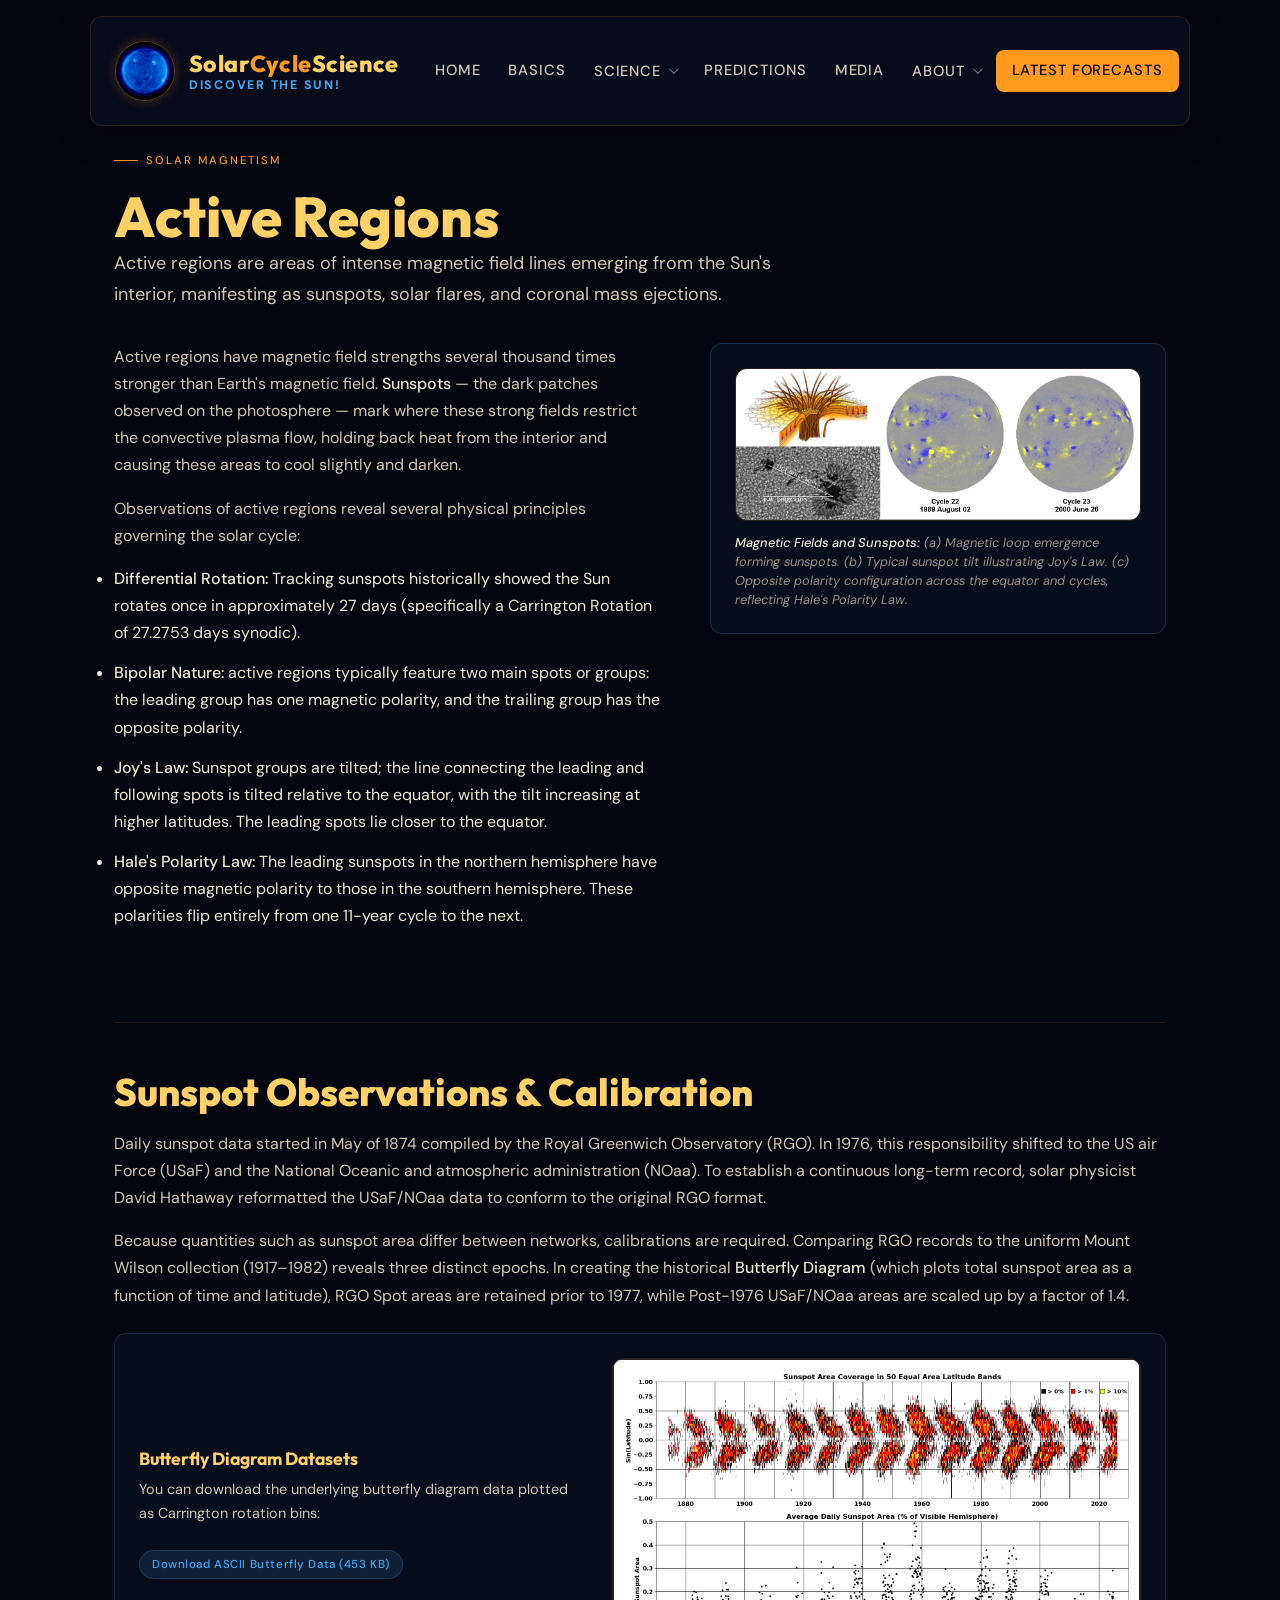
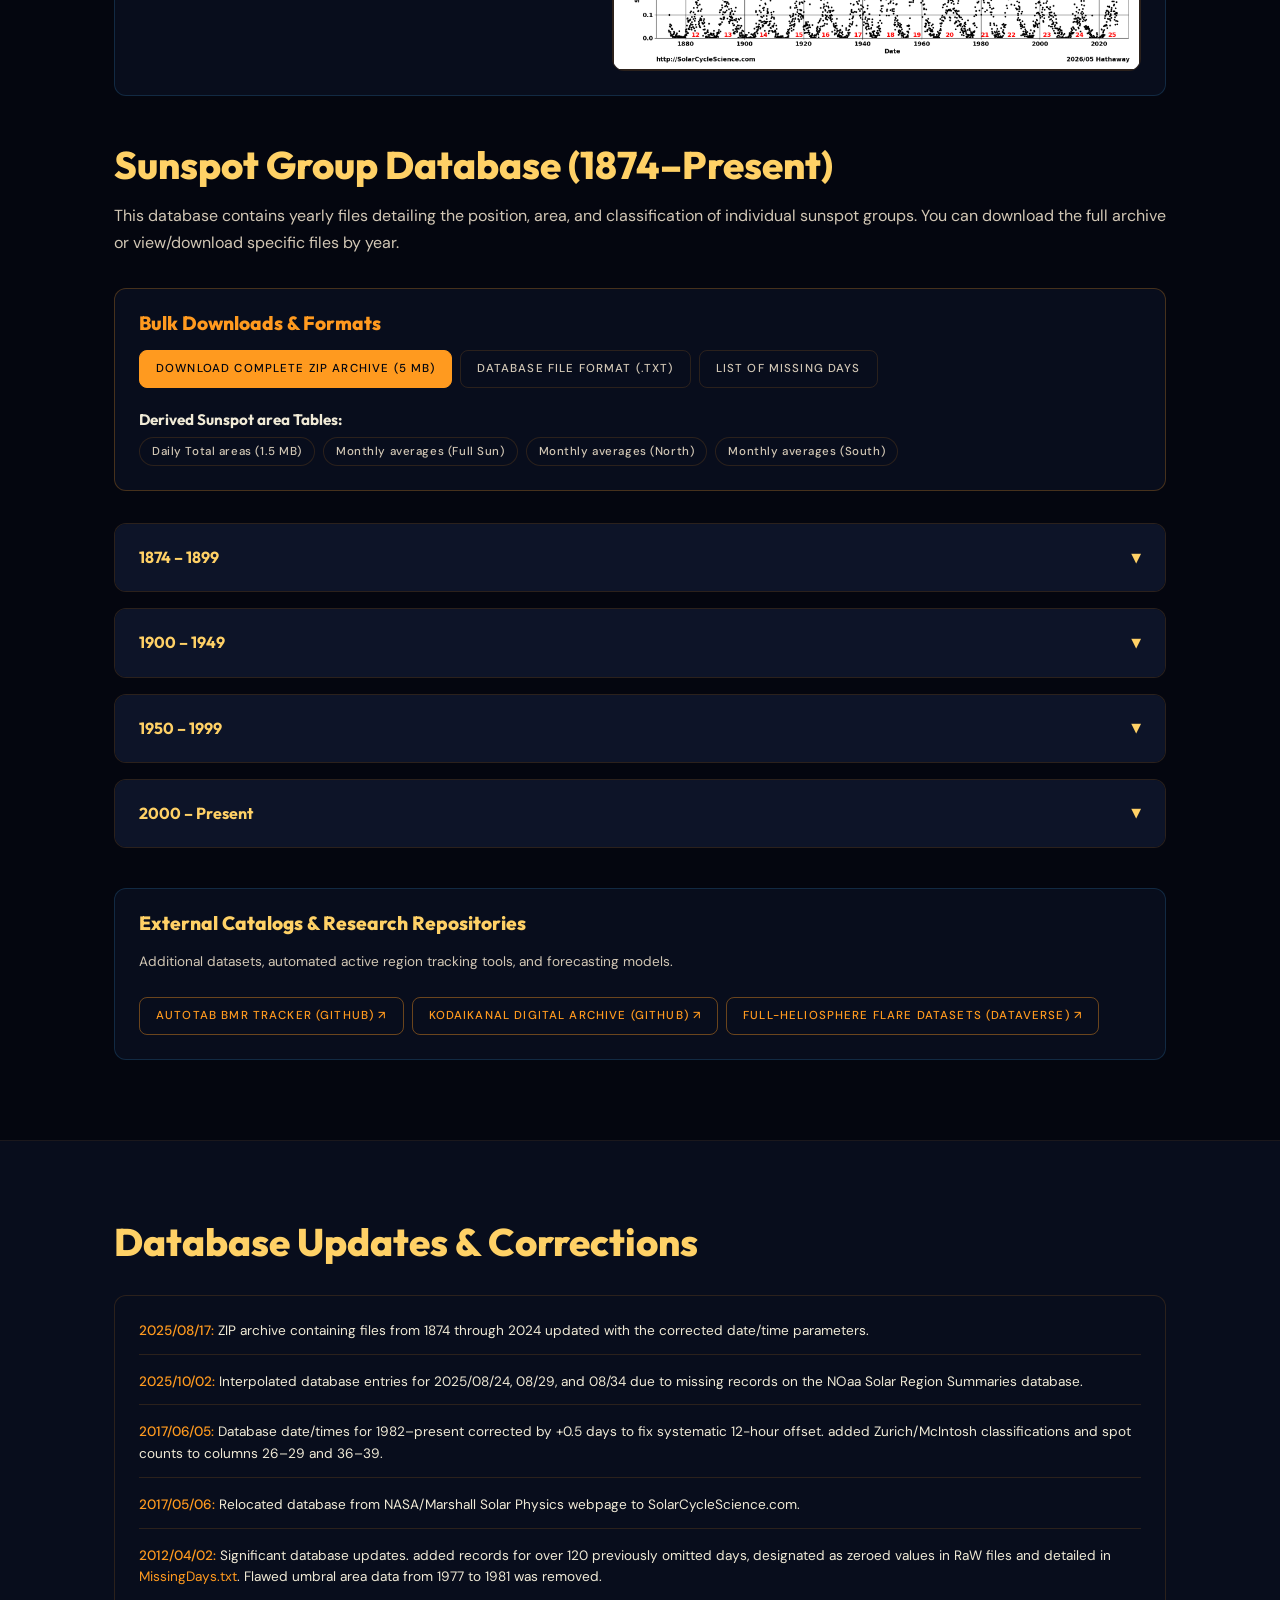
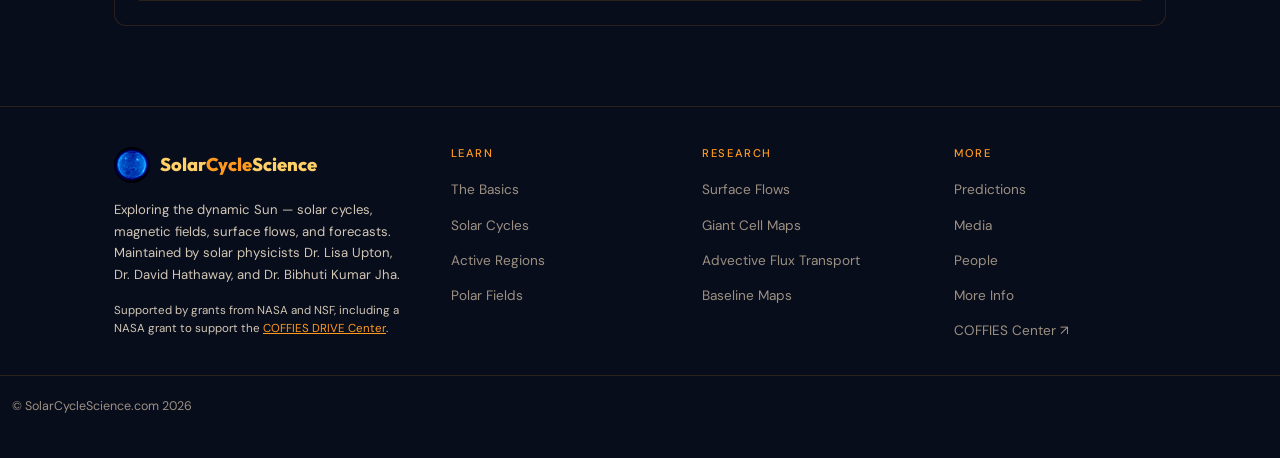
<file: activeregions.html>
<!DOCTYPE html>
<html lang="en">
<head>
<meta charset="utf-8"/>
<meta content="width=device-width, initial-scale=1.0" name="viewport"/>
<title>Active Regions  —  Solar Cycle Science</title>
<meta content="Explore solar active regions, sunspots, Joy's Law, Hale's Polarity Law, and download historical sunspot datasets from 1874 to present." name="description"/>
<link href="bin/sun.ico" rel="icon"/>
<link href="https://fonts.googleapis.com" rel="preconnect"/>
<link crossorigin="" href="https://fonts.gstatic.com" rel="preconnect"/>
<link href="https://fonts.googleapis.com/css2?family=Outfit:wght@400;500;700;800&amp;family=DM+Sans:ital,opsz,wght@0,9..40,300;0,9..40,400;0,9..40,500;1,9..40,400&amp;display=swap" rel="stylesheet"/>
<link href="solarcyclescience.css" rel="stylesheet"/>
<style>
    .activeregions-grid {
      display: grid;
      grid-template-columns: 1.2fr 1fr;
      gap: 3rem;
      align-items: start;
      margin-top: 2rem;
    }
    @media (max-width: 900px) {
      .activeregions-grid {
        grid-template-columns: 1fr;
        gap: 2rem;
      }
    }
    /* Styles for the accordion / collapsible lists for year ranges */
    .db-section {
      background: var(--bg-surface);
      border: 1px solid var(--border);
      border-radius: var(--radius-lg);
      margin-bottom: 1rem;
      overflow: hidden;
    }
    .db-header {
      padding: 1.25rem 1.5rem;
      font-family: var(--font-display);
      font-weight: 700;
      color: var(--corona);
      background: var(--bg-raised);
      cursor: pointer;
      display: flex;
      justify-content: space-between;
      align-items: center;
      user-select: none;
    }
    .db-header::after {
      content: '▼';
      font-size: 0.8rem;
      transition: transform 0.28s ease;
    }
    .db-section.open .db-header::after {
      transform: rotate(180deg);
    }
    .db-content {
      padding: 0;
      max-height: 0;
      overflow: hidden;
      transition: max-height 0.35s ease-out, padding 0.35s ease;
    }
    .db-section.open .db-content {
      padding: 1.5rem;
      max-height: 500px;
      overflow-y: auto;
    }
    .year-links-grid {
      display: grid;
      grid-template-columns: repeat(auto-fill, minmax(64px, 1fr));
      gap: 8px;
    }
    .year-link {
      background: var(--bg-deep);
      border: 1px solid var(--border);
      border-radius: var(--radius-sm);
      color: var(--text-secondary);
      text-align: center;
      padding: 6px 4px;
      font-size: 0.82rem;
      font-family: var(--font-display);
      transition: all 0.2s ease;
    }
    .year-link:hover {
      border-color: var(--gold);
      color: var(--gold);
      background: var(--gold-glow);
    }
  </style>
</head>
<body>
<!-- ── NAVIGATION ── -->
<header>
<nav aria-label="Main navigation" class="site-nav" role="navigation">
<div class="nav-inner">
<!-- Logo -->
<a aria-label="Solar Cycle Science — Home" class="nav-logo" href="index.html" style="display:flex;align-items:center;gap:14px;text-decoration:none;">
<img alt="Solar Cycle Science logo" aria-hidden="true" height="60" src="bin/BlueSun_small.jpg" style="flex-shrink:0;border-radius:50%;display:block;border:1.5px solid rgba(255, 154, 31, 0.35);box-shadow: 0 0 12px rgba(255, 154, 31, 0.25);" width="60"/>
<span style="display:flex;flex-direction:column;gap:2px;">
<span style="font-family:'Outfit',system-ui,sans-serif;font-weight:800;font-size:1.45rem;letter-spacing:0.02em;color:#FFD166;line-height:1.1;">Solar<span style="color:#FF9A1F;">Cycle</span>Science</span>
<span style="font-family:'DM Sans',system-ui,sans-serif;font-size:0.78rem;font-weight:700;letter-spacing:0.14em;text-transform:uppercase;color:#3FA9F5;line-height:1;">Discover the Sun!</span>
</span>
</a>
<!-- Desktop links -->
<ul class="nav-links" id="nav-links">
<li><a href="index.html">Home</a></li>
<li><a href="basics.html">Basics</a></li>
<li class="nav-dropdown" id="dropdown-science">
<button aria-expanded="false" aria-haspopup="true" class="nav-dropdown-toggle">Science <span aria-hidden="true" class="chevron"></span></button>
<ul class="nav-dropdown-menu" role="menu">
<li role="menuitem"><a href="activeregions.html"><span class="nav-dot nav-dot--flare"></span>Active Regions</a></li>
<li role="menuitem"><a href="flows.html"><span class="nav-dot nav-dot--blue"></span>Surface Flows</a></li>
<li role="menuitem"><a href="giantcells.html"><span class="nav-dot nav-dot--blue"></span>Giant Cell Maps</a></li>
<li role="menuitem"><a href="polarfields.html"><span class="nav-dot nav-dot--corona"></span>Polar Fields</a></li>
<li role="menuitem"><a href="solarcycle.html"><span class="nav-dot nav-dot--gold"></span>Solar Cycles</a></li>
<li role="menuitem"><a href="aft.html"><span class="nav-dot nav-dot--gold"></span>Advective Flux Transport</a></li>
<li role="menuitem"><a href="baseline.html"><span class="nav-dot nav-dot--gold"></span>Baseline Maps</a></li>
</ul>
</li>
<li><a href="forecasts.html">Predictions</a></li>
<li><a href="media.html">Media</a></li>
<li class="nav-dropdown" id="dropdown-about">
<button aria-expanded="false" aria-haspopup="true" class="nav-dropdown-toggle">About <span aria-hidden="true" class="chevron"></span></button>
<ul class="nav-dropdown-menu" role="menu">
<li role="menuitem"><a href="people.html"><span class="nav-dot nav-dot--corona"></span>People</a></li>
<li role="menuitem"><a href="more.html"><span class="nav-dot nav-dot--gold"></span>More Info</a></li>
</ul>
</li>
<li><a class="nav-cta" href="forecasts.html">Latest Forecasts</a></li>
</ul>
<!-- ── Hamburger ── -->
<button aria-expanded="false" aria-label="Toggle menu" class="nav-hamburger" id="nav-hamburger">
<span></span><span></span><span></span>
</button>
</div>
</nav>
<!-- Mobile slide-out menu -->
<nav aria-label="Mobile navigation" class="nav-mobile-overlay" id="nav-mobile">
<span class="mobile-section-label">Main</span>
<a class="mobile-nav-item" href="index.html">Home</a>
<a class="mobile-nav-item" href="basics.html">Basics</a>
<a class="mobile-nav-item" href="forecasts.html">Predictions</a>
<a class="mobile-nav-item" href="media.html">Media</a>
<hr class="mobile-divider"/>
<span class="mobile-section-label">Science Topics</span>
<a class="mobile-nav-item" href="activeregions.html"><span class="nav-dot nav-dot--flare"></span> Active Regions</a>
<a class="mobile-nav-item" href="flows.html"><span class="nav-dot nav-dot--blue"></span> Surface Flows</a>
<a class="mobile-nav-item" href="giantcells.html"><span class="nav-dot nav-dot--blue"></span> Giant Cell Maps</a>
<a class="mobile-nav-item" href="polarfields.html"><span class="nav-dot nav-dot--corona"></span> Polar Fields</a>
<a class="mobile-nav-item" href="solarcycle.html"><span class="nav-dot nav-dot--gold"></span> Solar Cycles</a>
<a class="mobile-nav-item" href="aft.html"><span class="nav-dot nav-dot--gold"></span> Advective Flux Transport</a>
<a class="mobile-nav-item" href="baseline.html"><span class="nav-dot nav-dot--gold"></span> Baseline Maps</a>
<hr class="mobile-divider"/>
<span class="mobile-section-label">About</span>
<a class="mobile-nav-item" href="people.html">People</a>
<a class="mobile-nav-item" href="more.html">More Info</a>
</nav>
</header>
<main>
<!-- ── INTRO ── -->
<section class="section" style="padding-bottom: 0;">
<div class="container">
<p class="eyebrow">Solar Magnetism</p>
<h1>Active Regions</h1>
<p class="lead">
        Active regions are areas of intense magnetic field lines emerging from the Sun's interior, manifesting as sunspots, solar flares, and coronal mass ejections.
      </p>
<div class="activeregions-grid reveal-group">
<div>
<p>
            Active regions have magnetic field strengths several thousand times stronger than Earth's magnetic field. 
            <strong>Sunspots</strong> — the dark patches observed on the photosphere — mark where these strong fields restrict 
            the convective plasma flow, holding back heat from the interior and causing these areas to cool slightly and darken.
          </p>
<p>
            Observations of active regions reveal several physical principles governing the solar cycle:
          </p>
<ul>
<li style="margin-bottom: 0.8rem;">
<strong>Differential Rotation:</strong> Tracking sunspots historically showed the Sun rotates once in approximately 27 days (specifically a Carrington Rotation of 27.2753 days synodic).
            </li>
<li style="margin-bottom: 0.8rem;">
<strong>Bipolar Nature:</strong> active regions typically feature two main spots or groups: the leading group has one magnetic polarity, and the trailing group has the opposite polarity.
            </li>
<li style="margin-bottom: 0.8rem;">
<strong>Joy's Law:</strong> Sunspot groups are tilted; the line connecting the leading and following spots is tilted relative to the equator, with the tilt increasing at higher latitudes. The leading spots lie closer to the equator.
            </li>
<li style="margin-bottom: 0.8rem;">
<strong>Hale's Polarity Law:</strong> The leading sunspots in the northern hemisphere have opposite magnetic polarity to those in the southern hemisphere. These polarities flip entirely from one 11-year cycle to the next.
            </li>
</ul>
</div>
<div>
<div class="card card--blue">
<div class="img-frame">
<img alt="Diagram illustrating Sunspots, Joys Law and Hales Polarity Law" src="bin/Sunspot4.png"/>
</div>
<p class="caption" style="margin-top: 12px; margin-bottom: 0;">
<strong>Magnetic Fields and Sunspots:</strong> (a) Magnetic loop emergence forming sunspots. (b) Typical sunspot tilt illustrating Joy's Law. (c) Opposite polarity configuration across the equator and cycles, reflecting Hale's Polarity Law.
            </p>
</div>
</div>
</div>
</div>
</section>
<!-- Observations & area Datasets -->
<section class="section">
<div class="container">
<hr class="divider" style="margin-top: 0; margin-bottom: 3rem;"/>
<h2>Sunspot Observations &amp; Calibration</h2>
<div class="reveal-group" style="margin-bottom: 3rem;">
<p>
          Daily sunspot data started in May of 1874 compiled by the Royal Greenwich Observatory (RGO). In 1976, this responsibility shifted to the US air Force (USaF) and the National Oceanic and atmospheric administration (NOaa). 
          To establish a continuous long-term record, solar physicist David Hathaway reformatted the USaF/NOaa data to conform to the original RGO format.
        </p>
<p>
          Because quantities such as sunspot area differ between networks, calibrations are required. Comparing RGO records to the uniform Mount Wilson collection (1917–1982) reveals three distinct epochs. In creating the historical 
          <a href="bin/bfly.pdf" rel="noopener noreferrer" target="_blank"><strong>Butterfly Diagram</strong></a> (which plots total sunspot area as a function of time and latitude), RGO Spot areas are retained prior to 1977, while Post-1976 USaF/NOaa areas are scaled up by a factor of 1.4.
        </p>
        <div class="card card--blue reveal-group" style="margin-top: 1.5rem; display: grid; grid-template-columns: 1fr 1.2fr; gap: 2rem; align-items: center;">
          <div>
            <h4 style="color: var(--corona); margin-bottom: 0.5rem;">Butterfly Diagram Datasets</h4>
            <p style="font-size: 0.9rem; margin-bottom: 1.5rem;">
              You can download the underlying butterfly diagram data plotted as Carrington rotation bins:
            </p>
            <div class="chip-row">
              <a class="chip chip--blue" href="AR_Database/bflydata.txt">Download ASCII Butterfly Data (453 KB)</a>
            </div>
          </div>
          <div class="img-frame">
            <img src="bin/ButterflyDiagram.png" alt="Solar Sunspot Butterfly Diagram mapping sunspot area and latitude over time" loading="lazy" style="width: 100%; border-radius: 4px; border: 1px solid rgba(255, 154, 31, 0.15);">
          </div>
        </div>
</div>
<!-- Database Section -->
<h2>Sunspot Group Database (1874–Present)</h2>
<p style="margin-bottom: 2rem;">
        This database contains yearly files detailing the position, area, and classification of individual sunspot groups. 
        You can download the full archive or view/download specific files by year.
      </p>
<div class="reveal-group">
<!-- Bulks Downloads -->
<div class="card" style="margin-bottom: 2rem; border-color: rgba(255, 154, 31, 0.25);">
<h3 style="font-size: 1.2rem; color: var(--gold); margin-bottom: 1rem;">Bulk Downloads &amp; Formats</h3>
<div class="chip-row">
<a class="btn btn-primary" href="AR_Database/Greenwich:USAF:NOAA1874-2024Archive.zip" style="font-size: 0.72rem; padding: 8px 16px;">Download Complete ZIP archive (5 MB)</a>
<a class="btn btn-ghost" href="AR_Database/format.txt" style="font-size: 0.72rem; padding: 8px 16px;">Database File Format (.txt)</a>
<a class="btn btn-ghost" href="AR_Database/MissingDays.txt" style="font-size: 0.72rem; padding: 8px 16px;">List of Missing Days</a>
</div>
<h4 style="margin-top: 1.5rem; color: var(--text-primary); font-size: 0.95rem;">Derived Sunspot area Tables:</h4>
<div class="chip-row" style="margin-top: 0.5rem;">
<a class="chip" href="AR_Database/daily_area.txt">Daily Total areas (1.5 MB)</a>
<a class="chip" href="AR_Database/sunspot_area.txt">Monthly averages (Full Sun)</a>
<a class="chip" href="AR_Database/sunspot_area_north.txt">Monthly averages (North)</a>
<a class="chip" href="AR_Database/sunspot_area_south.txt">Monthly averages (South)</a>
</div>
</div>
        <!-- accordions for Years -->
<div class="db-section">
<div class="db-header" onclick="toggleSection(this)">1874 – 1899</div>
<div class="db-content">
<div class="year-links-grid" id="grid-1874"></div>
</div>
</div>
<div class="db-section">
<div class="db-header" onclick="toggleSection(this)">1900 – 1949</div>
<div class="db-content">
<div class="year-links-grid" id="grid-1900"></div>
</div>
</div>
<div class="db-section">
<div class="db-header" onclick="toggleSection(this)">1950 – 1999</div>
<div class="db-content">
<div class="year-links-grid" id="grid-1950"></div>
</div>
</div>
<div class="db-section">
<div class="db-header" onclick="toggleSection(this)">2000 – Present</div>
<div class="db-content">
<div class="year-links-grid" id="grid-2000"></div>
</div>
</div>
        <!-- External Research Repositories -->
        <div class="card card--blue" style="margin-top: 2.5rem;">
          <h3 style="font-size: 1.2rem; color: var(--corona); margin-bottom: 1rem;">External Catalogs &amp; Research Repositories</h3>
          <p style="font-size: 0.85rem; margin-bottom: 1.5rem; color: var(--text-secondary);">
            Additional datasets, automated active region tracking tools, and forecasting models.
          </p>
          <div class="chip-row">
            <a class="btn btn-secondary" href="https://github.com/sreedevi-anu/AutoTAB" rel="noopener noreferrer" style="font-size: 0.72rem; padding: 8px 16px;" target="_blank">AutoTAB BMR Tracker (GitHub) ↗</a>
            <a class="btn btn-secondary" href="https://github.com/bibhuraushan/KoSoDigitalArchive" rel="noopener noreferrer" style="font-size: 0.72rem; padding: 8px 16px;" target="_blank">Kodaikanal Digital Archive (GitHub) ↗</a>
            <a class="btn btn-secondary" href="https://dataverse.harvard.edu/dataset.xhtml?persistentId=doi:10.7910/DVN/CGFKRE" rel="noopener noreferrer" style="font-size: 0.72rem; padding: 8px 16px;" target="_blank">Full-Heliosphere Flare Datasets (Dataverse) ↗</a>
          </div>
        </div>
</div>
</div>
</section>
<!-- Database Corrections log -->
<section class="section" style="background: #080D1C; border-top: 1px solid rgba(255,154,31,0.08);">
<div class="container">
<h2 id="corrections">Database Updates &amp; Corrections</h2>
<div class="card" style="margin-top: 2rem;">
<ul style="list-style: none; display: flex; flex-direction: column; gap: 1rem; padding-left: 0; font-size: 0.85rem; line-height: 1.6;">
<li style="border-bottom: 1px solid var(--border); padding-bottom: 0.75rem;">
<strong style="color: var(--gold);">2025/08/17:</strong> ZIP archive containing files from 1874 through 2024 updated with the corrected date/time parameters.
          </li>
<li style="border-bottom: 1px solid var(--border); padding-bottom: 0.75rem;">
<strong style="color: var(--gold);">2025/10/02:</strong> Interpolated database entries for 2025/08/24, 08/29, and 08/34 due to missing records on the NOaa Solar Region Summaries database.
          </li>
<li style="border-bottom: 1px solid var(--border); padding-bottom: 0.75rem;">
<strong style="color: var(--gold);">2017/06/05:</strong> Database date/times for 1982–present corrected by +0.5 days to fix systematic 12-hour offset. added Zurich/McIntosh classifications and spot counts to columns 26–29 and 36–39.
          </li>
<li style="border-bottom: 1px solid var(--border); padding-bottom: 0.75rem;">
<strong style="color: var(--gold);">2017/05/06:</strong> Relocated database from NASA/Marshall Solar Physics webpage to SolarCycleScience.com.
          </li>
<li style="border-bottom: 1px solid var(--border); padding-bottom: 0.75rem;">
<strong style="color: var(--gold);">2012/04/02:</strong> Significant database updates. added records for over 120 previously omitted days, designated as zeroed values in RaW files and detailed in <a href="AR_Database/MissingDays.txt">MissingDays.txt</a>. Flawed umbral area data from 1977 to 1981 was removed.
          </li>
</ul>
</div>
</div>
</section>
</main>
<!-- ── FOOTER ── -->
<footer class="site-footer">
<div class="footer-inner">
<div>
<a class="footer-brand-logo" href="index.html">
<img alt="Solar Cycle Science" src="bin/BlueSun_small.jpg"/>
<span>Solar<em>Cycle</em>Science</span>
</a>
<p class="footer-tagline">
        Exploring the dynamic Sun — solar cycles, magnetic fields, surface flows,
        and forecasts. Maintained by solar physicists Dr. Lisa Upton, Dr. David Hathaway, and Dr. Bibhuti Kumar Jha.
      </p>
<p class="footer-support">
        Supported by grants from NASA and NSF, including a NASA grant to support the
        <a href="https://COFFIES.stanford.edu" rel="noopener noreferrer" target="_blank">COFFIES DRIVE Center</a>.
      </p>
</div>
<div class="footer-col">
<h5>Learn</h5>
<ul>
<li><a href="basics.html">The Basics</a></li>
<li><a href="solarcycle.html">Solar Cycles</a></li>
<li><a href="activeregions.html">Active Regions</a></li>
<li><a href="polarfields.html">Polar Fields</a></li>
</ul>
</div>
<div class="footer-col">
<h5>Research</h5>
<ul>
<li><a href="flows.html">Surface Flows</a></li>
<li><a href="giantcells.html">Giant Cell Maps</a></li>
<li><a href="aft.html">Advective Flux Transport</a></li>
<li><a href="baseline.html">Baseline Maps</a></li>
</ul>
</div>
<div class="footer-col">
<h5>More</h5>
<ul>
<li><a href="forecasts.html">Predictions</a></li>
<li><a href="media.html">Media</a></li>
<li><a href="people.html">People</a></li>
<li><a href="more.html">More Info</a></li>
<li><a href="https://COFFIES.stanford.edu" rel="noopener noreferrer" target="_blank">COFFIES Center ↗</a></li>
</ul>
</div>
</div>
<div class="footer-bottom">
<span>&emsp;© SolarCycleScience.com 2026</span>
</div>
</footer>
<!-- ── JAVASCRIPT ── -->
<script>
/* Generate year grids dynamically to keep HTML clean */
const generateYears = (start, end, containerId) => {
  const container = document.getElementById(containerId);
  if (!container) return;
  let html = '';
  for (let year = start; year <= end; year++) {
    html += `<a href="AR_Database/g${year}.txt" class="year-link" target="_blank">${year}</a>`;
  }
  container.innerHTML = html;
};
document.addEventListener('DOMContentLoaded', () => {
  generateYears(1874, 1899, 'grid-1874');
  generateYears(1900, 1949, 'grid-1900');
  generateYears(1950, 1999, 'grid-1950');
  generateYears(2000, 2026, 'grid-2000');
});
function toggleSection(header) {
  const section = header.parentElement;
  section.classList.toggle('open');
  const content = section.querySelector('.db-content');
  if (section.classList.contains('open')) {
    content.style.maxHeight = content.scrollHeight + 'px';
  } else {
    content.style.maxHeight = '0px';
  }
}
(function () {
  'use strict';
  /* active link */
  const path = window.location.pathname.replace(/\/$/, '') || '/index.html';
  document.querySelectorAll('.nav-links a, .mobile-nav-item').forEach(link => {
    const href = (link.getAttribute('href') || '').replace(/\/$/, '');
    if (path.endsWith(href) || (path === '/' && href === '/index.html')) {
      link.classList.add('active');
    }
  });
  /* Hamburger */
  const burger = document.getElementById('nav-hamburger');
  const mobileNav = document.getElementById('nav-mobile');
  if (burger && mobileNav) {
    burger.addEventListener('click', () => {
      const open = burger.classList.toggle('open');
      mobileNav.classList.toggle('open', open);
      burger.setAttribute('aria-expanded', String(open));
      document.body.style.overflow = open ? 'hidden' : '';
    });
    mobileNav.querySelectorAll('a').forEach(a => {
      a.addEventListener('click', () => {
        burger.classList.remove('open');
        mobileNav.classList.remove('open');
        burger.setAttribute('aria-expanded', 'false');
        document.body.style.overflow = '';
      });
    });
  }
  /* Dropdowns */
  document.querySelectorAll('.nav-dropdown').forEach(dd => {
    const toggle = dd.querySelector('.nav-dropdown-toggle');
    if (!toggle) return;
    toggle.addEventListener('keydown', e => {
      if (e.key === 'Enter' || e.key === ' ') {
        e.preventDefault();
        const open = dd.classList.toggle('open');
        toggle.setAttribute('aria-expanded', String(open));
      }
      if (e.key === 'Escape') {
        dd.classList.remove('open');
        toggle.setAttribute('aria-expanded', 'false');
        toggle.focus();
      }
    });
    document.addEventListener('click', e => {
      if (!dd.contains(e.target)) {
        dd.classList.remove('open');
        toggle.setAttribute('aria-expanded', 'false');
      }
    });
  });
  /* Scroll reveal */
  const obs = new IntersectionObserver(entries => {
    entries.forEach(e => {
      if (e.isIntersecting) {
        e.target.classList.add('visible');
        obs.unobserve(e.target);
      }
    });
  }, { threshold: 0.1 });
  document.querySelectorAll('.reveal, .reveal-group').forEach(el => obs.observe(el));
  /* Nav border on scroll */
  const nav = document.querySelector('.site-nav');
  if (nav) {
    window.addEventListener('scroll', () => {
      nav.style.borderBottomColor = window.scrollY > 10
        ? 'rgba(255,154,31,0.28)' : 'rgba(255,154,31,0.14)';
    }, { passive: true });
  }
})();
</script>
</body>
</html>
</file>
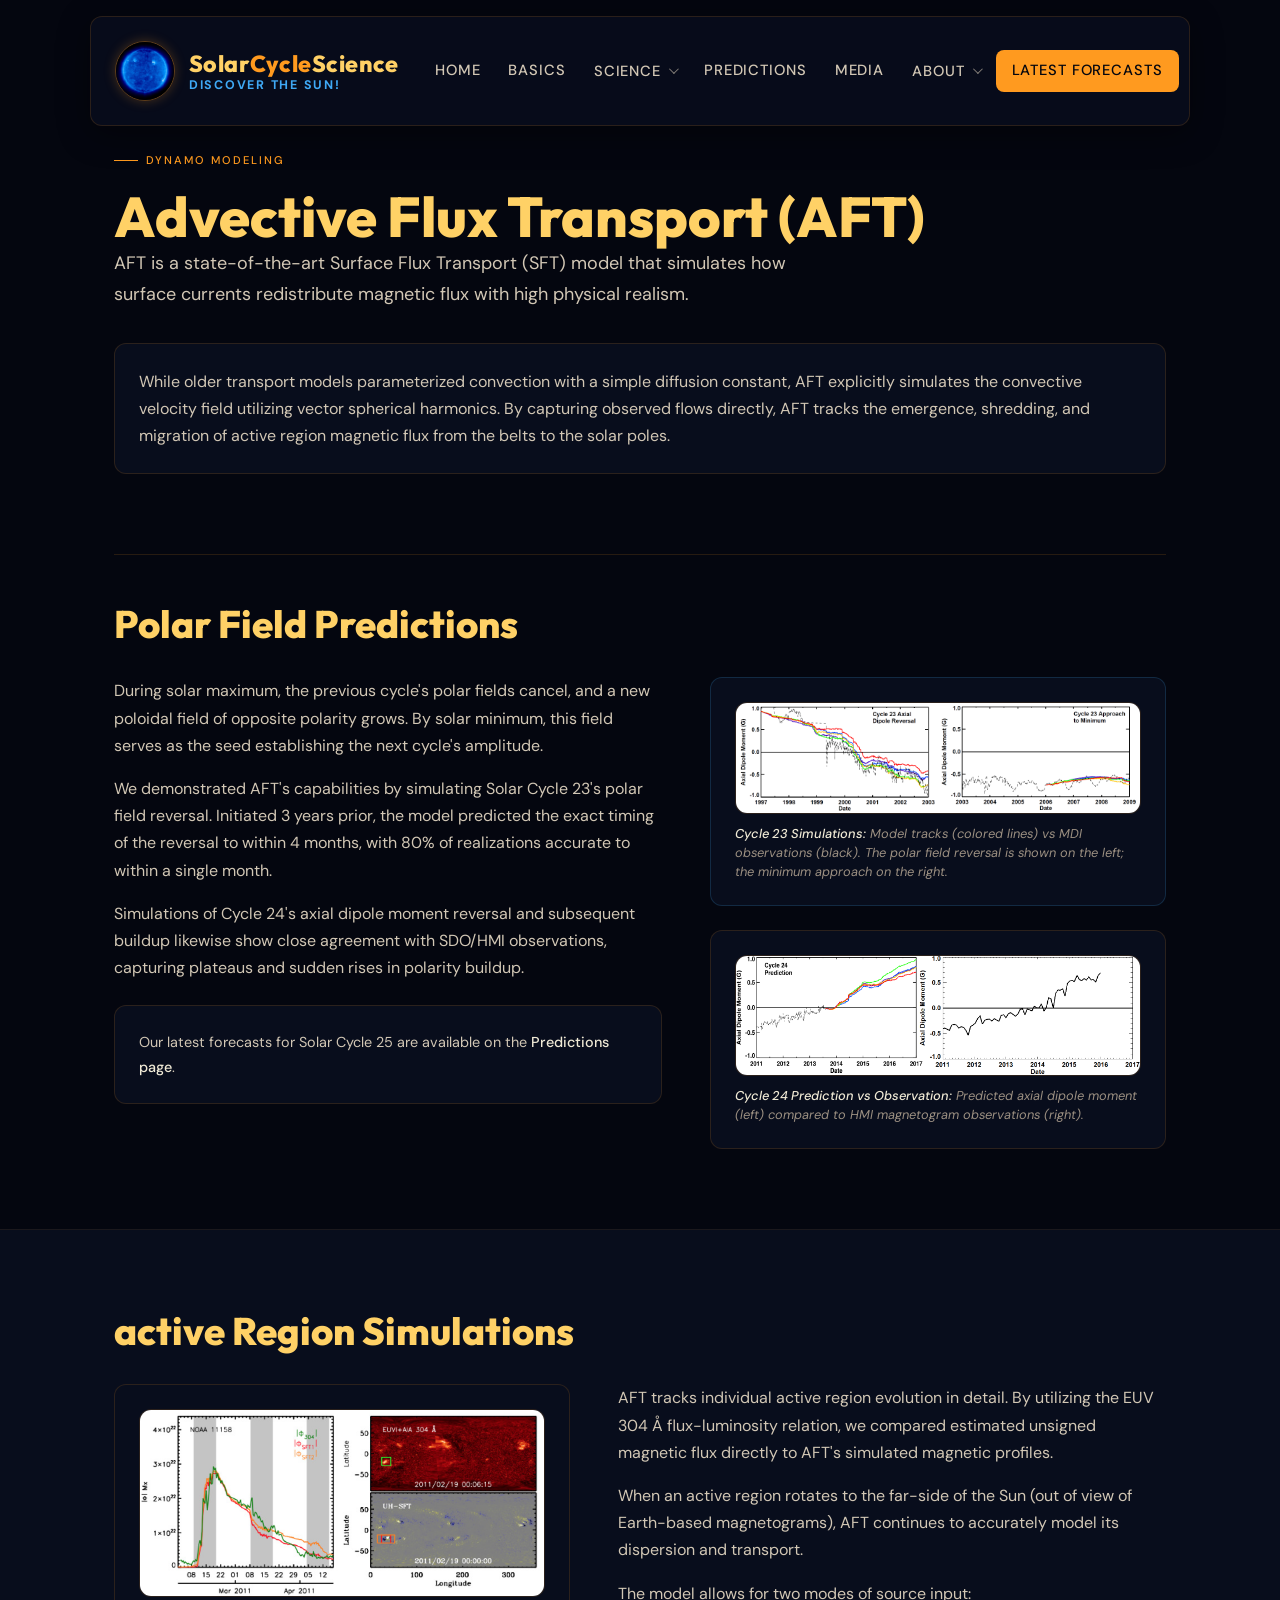
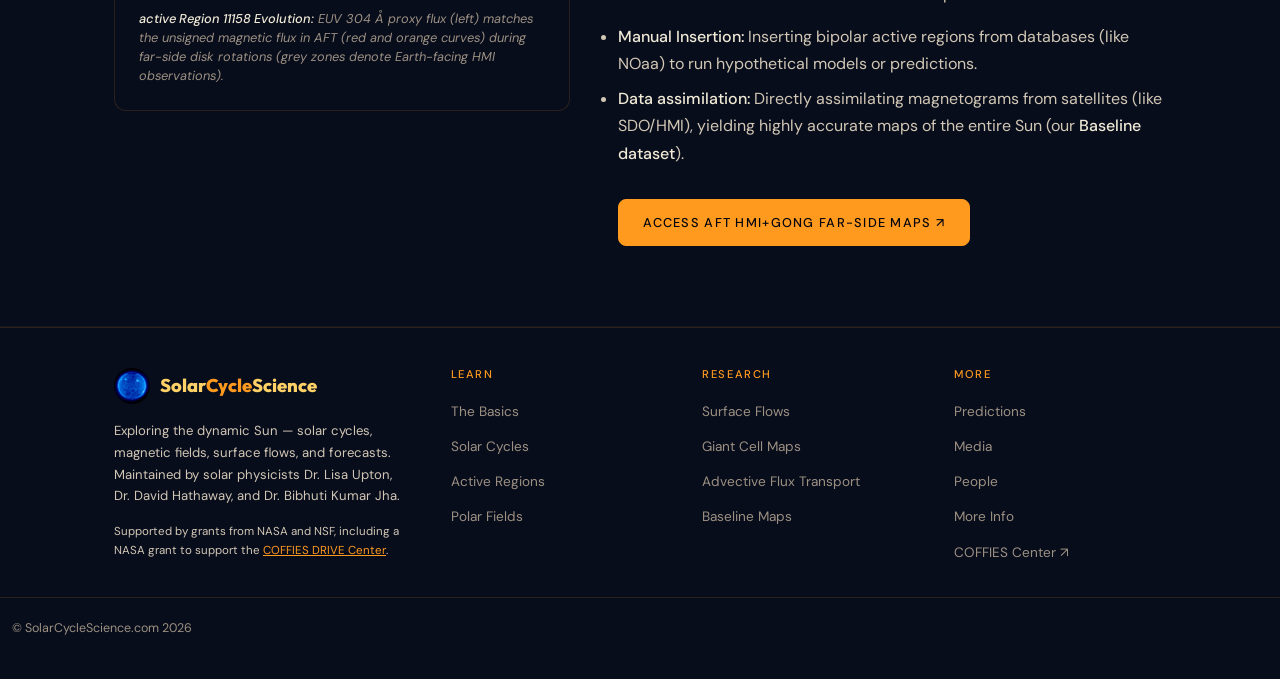
<file: aft.html>
<!DOCTYPE html>
<html lang="en">
<head>
<meta charset="utf-8"/>
<meta content="width=device-width, initial-scale=1.0" name="viewport"/>
<title>Advective Flux Transport (AFT)  —  Solar Cycle Science</title>
<meta content="Learn about the Advective Flux Transport (AFT) model, a realistic surface flux transport simulation modeling solar active regions and convective flows." name="description"/>
<link href="bin/sun.ico" rel="icon"/>
<link href="https://fonts.googleapis.com" rel="preconnect"/>
<link crossorigin="" href="https://fonts.gstatic.com" rel="preconnect"/>
<link href="https://fonts.googleapis.com/css2?family=Outfit:wght@400;500;700;800&amp;family=DM+Sans:ital,opsz,wght@0,9..40,300;0,9..40,400;0,9..40,500;1,9..40,400&amp;display=swap" rel="stylesheet"/>
<link href="solarcyclescience.css" rel="stylesheet"/>
<style>
    .aft-grid {
      display: grid;
      grid-template-columns: 1.2fr 1fr;
      gap: 3rem;
      align-items: start;
      margin-top: 2rem;
    }
    .aft-grid--reverse {
      grid-template-columns: 1fr 1.2fr;
    }
    @media (max-width: 900px) {
      .aft-grid,
      .aft-grid--reverse {
        grid-template-columns: 1fr;
        gap: 2rem;
      }
    }
  </style>
</head>
<body>
<!-- ── NAVIGATION ── -->
<header>
<nav aria-label="Main navigation" class="site-nav" role="navigation">
<div class="nav-inner">
<!-- Logo -->
<a aria-label="Solar Cycle Science — Home" class="nav-logo" href="index.html" style="display:flex;align-items:center;gap:14px;text-decoration:none;">
<img alt="Solar Cycle Science logo" aria-hidden="true" height="60" src="bin/BlueSun_small.jpg" style="flex-shrink:0;border-radius:50%;display:block;border:1.5px solid rgba(255, 154, 31, 0.35);box-shadow: 0 0 12px rgba(255, 154, 31, 0.25);" width="60"/>
<span style="display:flex;flex-direction:column;gap:2px;">
<span style="font-family:'Outfit',system-ui,sans-serif;font-weight:800;font-size:1.45rem;letter-spacing:0.02em;color:#FFD166;line-height:1.1;">Solar<span style="color:#FF9A1F;">Cycle</span>Science</span>
<span style="font-family:'DM Sans',system-ui,sans-serif;font-size:0.78rem;font-weight:700;letter-spacing:0.14em;text-transform:uppercase;color:#3FA9F5;line-height:1;">Discover the Sun!</span>
</span>
</a>
<!-- Desktop links -->
<ul class="nav-links" id="nav-links">
<li><a href="index.html">Home</a></li>
<li><a href="basics.html">Basics</a></li>
<li class="nav-dropdown" id="dropdown-science">
<button aria-expanded="false" aria-haspopup="true" class="nav-dropdown-toggle">Science <span aria-hidden="true" class="chevron"></span></button>
<ul class="nav-dropdown-menu" role="menu">
<li role="menuitem"><a href="activeregions.html"><span class="nav-dot nav-dot--flare"></span>Active Regions</a></li>
<li role="menuitem"><a href="flows.html"><span class="nav-dot nav-dot--blue"></span>Surface Flows</a></li>
<li role="menuitem"><a href="giantcells.html"><span class="nav-dot nav-dot--blue"></span>Giant Cell Maps</a></li>
<li role="menuitem"><a href="polarfields.html"><span class="nav-dot nav-dot--corona"></span>Polar Fields</a></li>
<li role="menuitem"><a href="solarcycle.html"><span class="nav-dot nav-dot--gold"></span>Solar Cycles</a></li>
<li role="menuitem"><a href="aft.html"><span class="nav-dot nav-dot--gold"></span>Advective Flux Transport</a></li>
<li role="menuitem"><a href="baseline.html"><span class="nav-dot nav-dot--gold"></span>Baseline Maps</a></li>
</ul>
</li>
<li><a href="forecasts.html">Predictions</a></li>
<li><a href="media.html">Media</a></li>
<li class="nav-dropdown" id="dropdown-about">
<button aria-expanded="false" aria-haspopup="true" class="nav-dropdown-toggle">About <span aria-hidden="true" class="chevron"></span></button>
<ul class="nav-dropdown-menu" role="menu">
<li role="menuitem"><a href="people.html"><span class="nav-dot nav-dot--corona"></span>People</a></li>
<li role="menuitem"><a href="more.html"><span class="nav-dot nav-dot--gold"></span>More Info</a></li>
</ul>
</li>
<li><a class="nav-cta" href="forecasts.html">Latest Forecasts</a></li>
</ul>
<!-- ── Hamburger ── -->
<button aria-expanded="false" aria-label="Toggle menu" class="nav-hamburger" id="nav-hamburger">
<span></span><span></span><span></span>
</button>
</div>
</nav>
<!-- Mobile slide-out menu -->
<nav aria-label="Mobile navigation" class="nav-mobile-overlay" id="nav-mobile">
<span class="mobile-section-label">Main</span>
<a class="mobile-nav-item" href="index.html">Home</a>
<a class="mobile-nav-item" href="basics.html">Basics</a>
<a class="mobile-nav-item" href="forecasts.html">Predictions</a>
<a class="mobile-nav-item" href="media.html">Media</a>
<hr class="mobile-divider"/>
<span class="mobile-section-label">Science Topics</span>
<a class="mobile-nav-item" href="activeregions.html"><span class="nav-dot nav-dot--flare"></span> Active Regions</a>
<a class="mobile-nav-item" href="flows.html"><span class="nav-dot nav-dot--blue"></span> Surface Flows</a>
<a class="mobile-nav-item" href="giantcells.html"><span class="nav-dot nav-dot--blue"></span> Giant Cell Maps</a>
<a class="mobile-nav-item" href="polarfields.html"><span class="nav-dot nav-dot--corona"></span> Polar Fields</a>
<a class="mobile-nav-item" href="solarcycle.html"><span class="nav-dot nav-dot--gold"></span> Solar Cycles</a>
<a class="mobile-nav-item" href="aft.html"><span class="nav-dot nav-dot--gold"></span> Advective Flux Transport</a>
<a class="mobile-nav-item" href="baseline.html"><span class="nav-dot nav-dot--gold"></span> Baseline Maps</a>
<hr class="mobile-divider"/>
<span class="mobile-section-label">About</span>
<a class="mobile-nav-item" href="people.html">People</a>
<a class="mobile-nav-item" href="more.html">More Info</a>
</nav>
</header>
<main>
<!-- ── INTRO ── -->
<section class="section" style="padding-bottom: 0;">
<div class="container">
<p class="eyebrow">Dynamo Modeling</p>
<h1>Advective Flux Transport (AFT)</h1>
<p class="lead">
        AFT is a state-of-the-art Surface Flux Transport (SFT) model that simulates how surface currents redistribute magnetic flux with high physical realism.
      </p>
<div class="card" style="margin-top: 2rem;">
<p style="margin: 0;">
          While older transport models parameterized convection with a simple diffusion constant, AFT explicitly simulates the convective velocity field utilizing vector spherical harmonics. By capturing observed flows directly, AFT tracks the emergence, shredding, and migration of active region magnetic flux from the belts to the solar poles.
        </p>
</div>
</div>
</section>
<!-- Polar Predictions -->
<section class="section">
<div class="container">
<hr class="divider" style="margin-top: 0; margin-bottom: 3rem;"/>
<h2 id="polar">Polar Field Predictions</h2>
<div class="aft-grid reveal-group">
<div>
<p>
            During solar maximum, the previous cycle's polar fields cancel, and a new poloidal field of opposite polarity grows. By solar minimum, this field serves as the seed establishing the next cycle's amplitude.
          </p>
<p>
            We demonstrated AFT's capabilities by simulating Solar Cycle 23's polar field reversal. Initiated 3 years prior, the model predicted the exact timing of the reversal to within 4 months, with 80% of realizations accurate to within a single month.
          </p>
<p>
            Simulations of Cycle 24's axial dipole moment reversal and subsequent buildup likewise show close agreement with SDO/HMI observations, capturing plateaus and sudden rises in polarity buildup.
          </p>
<div class="card" style="margin-top: 1.5rem;">
<p style="font-size: 0.9rem; margin-bottom: 0;">
              Our latest forecasts for Solar Cycle 25 are available on the <a href="forecasts.html"><strong>Predictions page</strong></a>.
            </p>
</div>
</div>
<div>
<div class="card card--blue" style="margin-bottom: 1.5rem;">
<div class="img-frame">
<img alt="Solar Cycle 23 axial dipole moment simulations" src="bin/cycle23sims.png"/>
</div>
<p class="caption" style="margin-top: 10px; margin-bottom: 0;">
<strong>Cycle 23 Simulations:</strong> Model tracks (colored lines) vs MDI observations (black). The polar field reversal is shown on the left; the minimum approach on the right.
            </p>
</div>
<div class="card">
<div class="img-frame">
<img alt="Solar Cycle 24 axial dipole moment prediction" src="bin/cycle24prediction.png"/>
</div>
<p class="caption" style="margin-top: 10px; margin-bottom: 0;">
<strong>Cycle 24 Prediction vs Observation:</strong> Predicted axial dipole moment (left) compared to HMI magnetogram observations (right).
            </p>
</div>
</div>
</div>
</div>
</section>
<!-- active Region Simulations -->
<section class="section" style="background: #080D1C; border-top: 1px solid rgba(255,154,31,0.08); border-bottom: 1px solid rgba(255,154,31,0.08);">
<div class="container">
<h2 id="ar-simulations">active Region Simulations</h2>
<div class="aft-grid aft-grid--reverse reveal-group">
<div>
<div class="card">
<div class="img-frame">
<img alt="AFT active Region evolution plot" src="bin/AFT_ARs.png"/>
</div>
<p class="caption" style="margin-top: 12px; margin-bottom: 0;">
<strong>active Region 11158 Evolution:</strong> EUV 304 Å proxy flux (left) matches the unsigned magnetic flux in AFT (red and orange curves) during far-side disk rotations (grey zones denote Earth-facing HMI observations).
            </p>
</div>
</div>
<div>
<p>
            AFT tracks individual active region evolution in detail. By utilizing the EUV 304 Å flux-luminosity relation, we compared estimated unsigned magnetic flux directly to AFT's simulated magnetic profiles.
          </p>
<p>
            When an active region rotates to the far-side of the Sun (out of view of Earth-based magnetograms), AFT continues to accurately model its dispersion and transport.
          </p>
<p>
            The model allows for two modes of source input:
          </p>
<ul>
<li style="margin-bottom: 0.5rem; color: var(--text-secondary);">
<strong style="color: var(--text-primary);">Manual Insertion:</strong> Inserting bipolar active regions from databases (like NOaa) to run hypothetical models or predictions.
            </li>
<li style="margin-bottom: 0.5rem; color: var(--text-secondary);">
            <strong style="color: var(--text-primary);">Data assimilation:</strong> Directly assimilating magnetograms from satellites (like SDO/HMI), yielding highly accurate maps of the entire Sun (our <strong>Baseline dataset</strong>).
          </li>
        </ul>
        <div style="margin-top: 2rem;">
          <a class="btn btn-primary" href="https://dataverse.harvard.edu/dataset.xhtml?persistentId=doi:10.7910/DVN/AJ3LPD" rel="noopener noreferrer" target="_blank">Access AFT HMI+GONG Far-side Maps  ↗</a>
        </div>
      </div>
</div>
</div>
</section>
</main>
<!-- ── FOOTER ── -->
<footer class="site-footer">
<div class="footer-inner">
<div>
<a class="footer-brand-logo" href="index.html">
<img alt="Solar Cycle Science" src="bin/BlueSun_small.jpg"/>
<span>Solar<em>Cycle</em>Science</span>
</a>
<p class="footer-tagline">
        Exploring the dynamic Sun — solar cycles, magnetic fields, surface flows,
        and forecasts. Maintained by solar physicists Dr. Lisa Upton, Dr. David Hathaway, and Dr. Bibhuti Kumar Jha.
      </p>
<p class="footer-support">
        Supported by grants from NASA and NSF, including a NASA grant to support the
        <a href="https://COFFIES.stanford.edu" rel="noopener noreferrer" target="_blank">COFFIES DRIVE Center</a>.
      </p>
</div>
<div class="footer-col">
<h5>Learn</h5>
<ul>
<li><a href="basics.html">The Basics</a></li>
<li><a href="solarcycle.html">Solar Cycles</a></li>
<li><a href="activeregions.html">Active Regions</a></li>
<li><a href="polarfields.html">Polar Fields</a></li>
</ul>
</div>
<div class="footer-col">
<h5>Research</h5>
<ul>
<li><a href="flows.html">Surface Flows</a></li>
<li><a href="giantcells.html">Giant Cell Maps</a></li>
<li><a href="aft.html">Advective Flux Transport</a></li>
<li><a href="baseline.html">Baseline Maps</a></li>
</ul>
</div>
<div class="footer-col">
<h5>More</h5>
<ul>
<li><a href="forecasts.html">Predictions</a></li>
<li><a href="media.html">Media</a></li>
<li><a href="people.html">People</a></li>
<li><a href="more.html">More Info</a></li>
<li><a href="https://COFFIES.stanford.edu" rel="noopener noreferrer" target="_blank">COFFIES Center ↗</a></li>
</ul>
</div>
</div>
<div class="footer-bottom">
<span>&emsp;© SolarCycleScience.com 2026</span>
</div>
</footer>
<!-- ── JAVASCRIPT ── -->
<script>
(function () {
  'use strict';
  /* active link */
  const path = window.location.pathname.replace(/\/$/, '') || '/index.html';
  document.querySelectorAll('.nav-links a, .mobile-nav-item').forEach(link => {
    const href = (link.getAttribute('href') || '').replace(/\/$/, '');
    if (path.endsWith(href) || (path === '/' && href === '/index.html')) {
      link.classList.add('active');
    }
  });
  /* Hamburger */
  const burger = document.getElementById('nav-hamburger');
  const mobileNav = document.getElementById('nav-mobile');
  if (burger && mobileNav) {
    burger.addEventListener('click', () => {
      const open = burger.classList.toggle('open');
      mobileNav.classList.toggle('open', open);
      burger.setAttribute('aria-expanded', String(open));
      document.body.style.overflow = open ? 'hidden' : '';
    });
    mobileNav.querySelectorAll('a').forEach(a => {
      a.addEventListener('click', () => {
        burger.classList.remove('open');
        mobileNav.classList.remove('open');
        burger.setAttribute('aria-expanded', 'false');
        document.body.style.overflow = '';
      });
    });
  }
  /* Dropdowns */
  document.querySelectorAll('.nav-dropdown').forEach(dd => {
    const toggle = dd.querySelector('.nav-dropdown-toggle');
    if (!toggle) return;
    toggle.addEventListener('keydown', e => {
      if (e.key === 'Enter' || e.key === ' ') {
        e.preventDefault();
        const open = dd.classList.toggle('open');
        toggle.setAttribute('aria-expanded', String(open));
      }
      if (e.key === 'Escape') {
        dd.classList.remove('open');
        toggle.setAttribute('aria-expanded', 'false');
        toggle.focus();
      }
    });
    document.addEventListener('click', e => {
      if (!dd.contains(e.target)) {
        dd.classList.remove('open');
        toggle.setAttribute('aria-expanded', 'false');
      }
    });
  });
  /* Scroll reveal */
  const obs = new IntersectionObserver(entries => {
    entries.forEach(e => {
      if (e.isIntersecting) {
        e.target.classList.add('visible');
        obs.unobserve(e.target);
      }
    });
  }, { threshold: 0.1 });
  document.querySelectorAll('.reveal, .reveal-group').forEach(el => obs.observe(el));
  /* Nav border on scroll */
  const nav = document.querySelector('.site-nav');
  if (nav) {
    window.addEventListener('scroll', () => {
      nav.style.borderBottomColor = window.scrollY > 10
        ? 'rgba(255,154,31,0.28)' : 'rgba(255,154,31,0.14)';
    }, { passive: true });
  }
})();
</script>
</body>
</html>
</file>
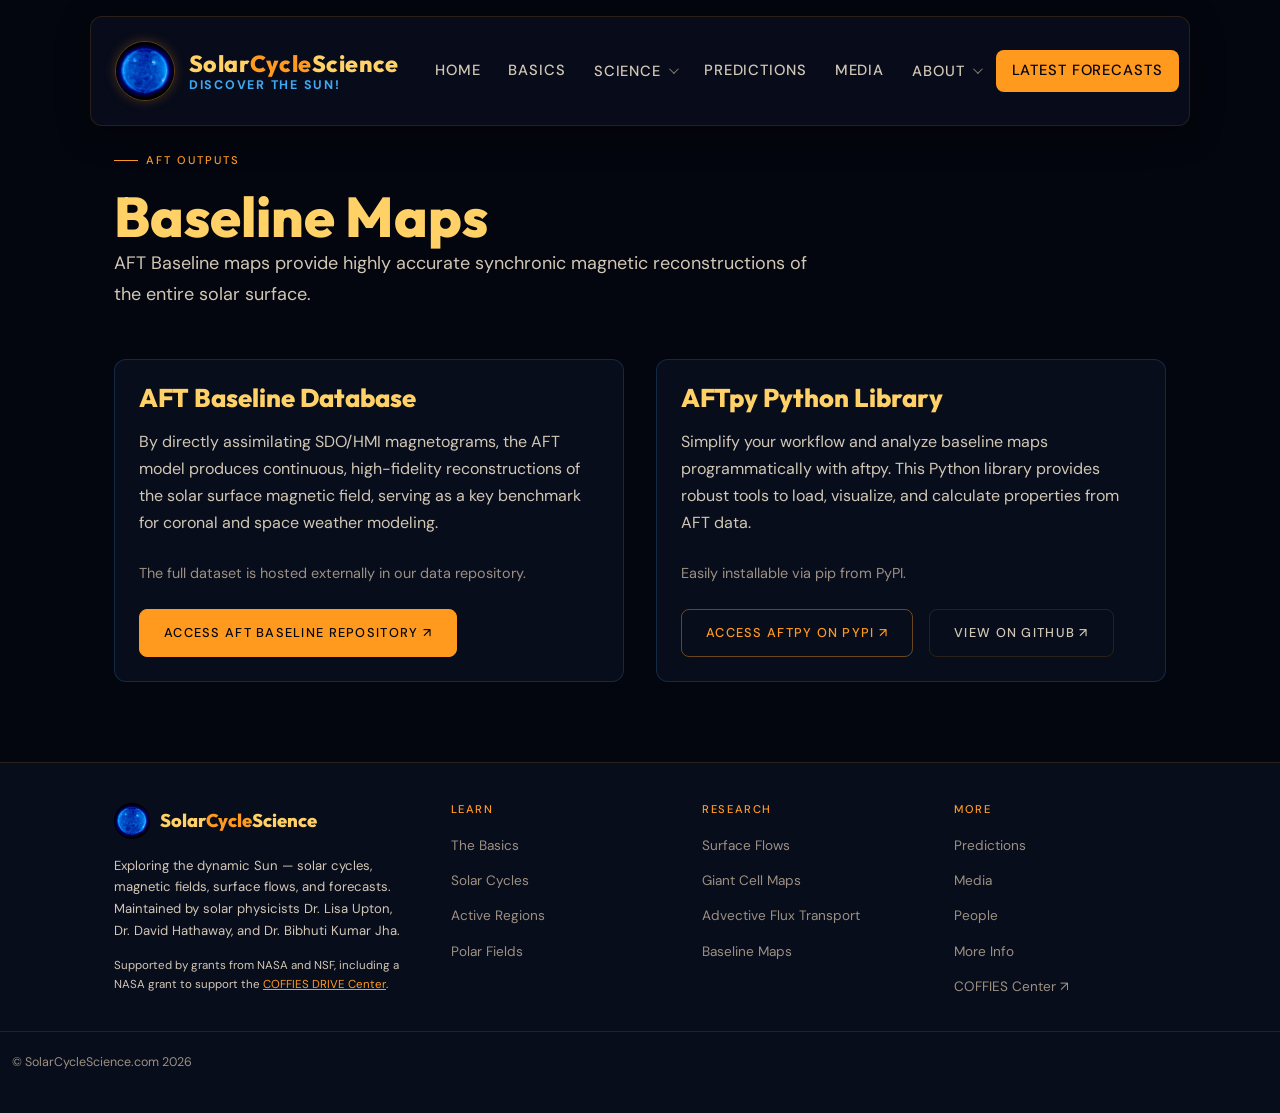
<file: baseline.html>
<!DOCTYPE html>
<html lang="en">
<head>
<meta charset="utf-8"/>
<meta content="width=device-width, initial-scale=1.0" name="viewport"/>
<title>Baseline Maps  —  Solar Cycle Science</title>
<meta content="access the Advective Flux Transport (AFT) baseline magnetic maps of the Sun, assimilated from SDO/HMI." name="description"/>
<link href="bin/sun.ico" rel="icon"/>
<link href="https://fonts.googleapis.com" rel="preconnect"/>
<link crossorigin="" href="https://fonts.gstatic.com" rel="preconnect"/>
<link href="https://fonts.googleapis.com/css2?family=Outfit:wght@400;500;700;800&amp;family=DM+Sans:ital,opsz,wght@0,9..40,300;0,9..40,400;0,9..40,500;1,9..40,400&amp;display=swap" rel="stylesheet"/>
<link href="solarcyclescience.css" rel="stylesheet"/>
</head>
<body>
<!-- ── NAVIGATION ── -->
<header>
<nav aria-label="Main navigation" class="site-nav" role="navigation">
<div class="nav-inner">
<!-- Logo -->
<a aria-label="Solar Cycle Science — Home" class="nav-logo" href="index.html" style="display:flex;align-items:center;gap:14px;text-decoration:none;">
<img alt="Solar Cycle Science logo" aria-hidden="true" height="60" src="bin/BlueSun_small.jpg" style="flex-shrink:0;border-radius:50%;display:block;border:1.5px solid rgba(255, 154, 31, 0.35);box-shadow: 0 0 12px rgba(255, 154, 31, 0.25);" width="60"/>
<span style="display:flex;flex-direction:column;gap:2px;">
<span style="font-family:'Outfit',system-ui,sans-serif;font-weight:800;font-size:1.45rem;letter-spacing:0.02em;color:#FFD166;line-height:1.1;">Solar<span style="color:#FF9A1F;">Cycle</span>Science</span>
<span style="font-family:'DM Sans',system-ui,sans-serif;font-size:0.78rem;font-weight:700;letter-spacing:0.14em;text-transform:uppercase;color:#3FA9F5;line-height:1;">Discover the Sun!</span>
</span>
</a>
<!-- Desktop links -->
<ul class="nav-links" id="nav-links">
<li><a href="index.html">Home</a></li>
<li><a href="basics.html">Basics</a></li>
<li class="nav-dropdown" id="dropdown-science">
<button aria-expanded="false" aria-haspopup="true" class="nav-dropdown-toggle">Science <span aria-hidden="true" class="chevron"></span></button>
<ul class="nav-dropdown-menu" role="menu">
<li role="menuitem"><a href="activeregions.html"><span class="nav-dot nav-dot--flare"></span>Active Regions</a></li>
<li role="menuitem"><a href="flows.html"><span class="nav-dot nav-dot--blue"></span>Surface Flows</a></li>
<li role="menuitem"><a href="giantcells.html"><span class="nav-dot nav-dot--blue"></span>Giant Cell Maps</a></li>
<li role="menuitem"><a href="polarfields.html"><span class="nav-dot nav-dot--corona"></span>Polar Fields</a></li>
<li role="menuitem"><a href="solarcycle.html"><span class="nav-dot nav-dot--gold"></span>Solar Cycles</a></li>
<li role="menuitem"><a href="aft.html"><span class="nav-dot nav-dot--gold"></span>Advective Flux Transport</a></li>
<li role="menuitem"><a href="baseline.html"><span class="nav-dot nav-dot--gold"></span>Baseline Maps</a></li>
</ul>
</li>
<li><a href="forecasts.html">Predictions</a></li>
<li><a href="media.html">Media</a></li>
<li class="nav-dropdown" id="dropdown-about">
<button aria-expanded="false" aria-haspopup="true" class="nav-dropdown-toggle">About <span aria-hidden="true" class="chevron"></span></button>
<ul class="nav-dropdown-menu" role="menu">
<li role="menuitem"><a href="people.html"><span class="nav-dot nav-dot--corona"></span>People</a></li>
<li role="menuitem"><a href="more.html"><span class="nav-dot nav-dot--gold"></span>More Info</a></li>
</ul>
</li>
<li><a class="nav-cta" href="forecasts.html">Latest Forecasts</a></li>
</ul>
<!-- ── Hamburger ── -->
<button aria-expanded="false" aria-label="Toggle menu" class="nav-hamburger" id="nav-hamburger">
<span></span><span></span><span></span>
</button>
</div>
</nav>
<!-- Mobile slide-out menu -->
<nav aria-label="Mobile navigation" class="nav-mobile-overlay" id="nav-mobile">
<span class="mobile-section-label">Main</span>
<a class="mobile-nav-item" href="index.html">Home</a>
<a class="mobile-nav-item" href="basics.html">Basics</a>
<a class="mobile-nav-item" href="forecasts.html">Predictions</a>
<a class="mobile-nav-item" href="media.html">Media</a>
<hr class="mobile-divider"/>
<span class="mobile-section-label">Science Topics</span>
<a class="mobile-nav-item" href="activeregions.html"><span class="nav-dot nav-dot--flare"></span> Active Regions</a>
<a class="mobile-nav-item" href="flows.html"><span class="nav-dot nav-dot--blue"></span> Surface Flows</a>
<a class="mobile-nav-item" href="giantcells.html"><span class="nav-dot nav-dot--blue"></span> Giant Cell Maps</a>
<a class="mobile-nav-item" href="polarfields.html"><span class="nav-dot nav-dot--corona"></span> Polar Fields</a>
<a class="mobile-nav-item" href="solarcycle.html"><span class="nav-dot nav-dot--gold"></span> Solar Cycles</a>
<a class="mobile-nav-item" href="aft.html"><span class="nav-dot nav-dot--gold"></span> Advective Flux Transport</a>
<a class="mobile-nav-item" href="baseline.html"><span class="nav-dot nav-dot--gold"></span> Baseline Maps</a>
<hr class="mobile-divider"/>
<span class="mobile-section-label">About</span>
<a class="mobile-nav-item" href="people.html">People</a>
<a class="mobile-nav-item" href="more.html">More Info</a>
</nav>
</header>
<main>
<section class="section">
<div class="container">
<p class="eyebrow">AFT Outputs</p>
<h1>Baseline Maps</h1>
<p class="lead">
        AFT Baseline maps provide highly accurate synchronic magnetic reconstructions of the entire solar surface.
      </p>
<div class="reveal-group" style="display: grid; grid-template-columns: repeat(auto-fit, minmax(320px, 1fr)); gap: 2rem; margin-top: 3rem;">
<!-- Database Card -->
<div class="card card--blue" style="display: flex; flex-direction: column; justify-content: space-between; height: 100%;">
<div>
<h3 style="color: var(--corona); margin-bottom: 1rem;">AFT Baseline Database</h3>
<p style="margin-bottom: 1.5rem;">
              By directly assimilating SDO/HMI magnetograms, the AFT model produces continuous, high-fidelity reconstructions of the solar surface magnetic field, serving as a key benchmark for coronal and space weather modeling.
            </p>
<p style="margin-bottom: 1.5rem; font-size: 0.9rem; color: var(--text-tertiary);">
              The full dataset is hosted externally in our data repository.
            </p>
</div>
<a class="btn btn-primary" href="https://data.boulder.swri.edu/lisa/AFT_Baseline/" rel="noopener noreferrer" style="align-self: flex-start;" target="_blank">access AFT Baseline Repository  ↗ </a>
</div>
<!-- Python Library Card -->
<div class="card card--blue" style="display: flex; flex-direction: column; justify-content: space-between; height: 100%;">
<div>
<h3 style="color: var(--corona); margin-bottom: 1rem;">AFTpy Python Library</h3>
<p style="margin-bottom: 1.5rem;">
              Simplify your workflow and analyze baseline maps programmatically with aftpy. This Python library provides robust tools to load, visualize, and calculate properties from AFT data.
            </p>
<p style="margin-bottom: 1.5rem; font-size: 0.9rem; color: var(--text-tertiary);">
              Easily installable via pip from PyPI.
            </p>
            <div style="display: flex; gap: 1rem; flex-wrap: wrap; align-self: flex-start;">
              <a class="btn btn-secondary" href="https://pypi.org/project/aftpy/" rel="noopener noreferrer" target="_blank">Access AFTpy on PyPI  ↗ </a>
              <a class="btn btn-ghost" href="https://github.com/bibhuraushan/aftpy" rel="noopener noreferrer" target="_blank">View on GitHub  ↗ </a>
            </div>
</div>
</div>
</div>
</section>
</main>
<!-- ── FOOTER ── -->
<footer class="site-footer">
<div class="footer-inner">
<div>
<a class="footer-brand-logo" href="index.html">
<img alt="Solar Cycle Science" src="bin/BlueSun_small.jpg"/>
<span>Solar<em>Cycle</em>Science</span>
</a>
<p class="footer-tagline">
        Exploring the dynamic Sun — solar cycles, magnetic fields, surface flows,
        and forecasts. Maintained by solar physicists Dr. Lisa Upton, Dr. David Hathaway, and Dr. Bibhuti Kumar Jha.
      </p>
<p class="footer-support">
        Supported by grants from NASA and NSF, including a NASA grant to support the
        <a href="https://COFFIES.stanford.edu" rel="noopener noreferrer" target="_blank">COFFIES DRIVE Center</a>.
      </p>
</div>
<div class="footer-col">
<h5>Learn</h5>
<ul>
<li><a href="basics.html">The Basics</a></li>
<li><a href="solarcycle.html">Solar Cycles</a></li>
<li><a href="activeregions.html">Active Regions</a></li>
<li><a href="polarfields.html">Polar Fields</a></li>
</ul>
</div>
<div class="footer-col">
<h5>Research</h5>
<ul>
<li><a href="flows.html">Surface Flows</a></li>
<li><a href="giantcells.html">Giant Cell Maps</a></li>
<li><a href="aft.html">Advective Flux Transport</a></li>
<li><a href="baseline.html">Baseline Maps</a></li>
</ul>
</div>
<div class="footer-col">
<h5>More</h5>
<ul>
<li><a href="forecasts.html">Predictions</a></li>
<li><a href="media.html">Media</a></li>
<li><a href="people.html">People</a></li>
<li><a href="more.html">More Info</a></li>
<li><a href="https://COFFIES.stanford.edu" rel="noopener noreferrer" target="_blank">COFFIES Center ↗</a></li>
</ul>
</div>
</div>
<div class="footer-bottom">
<span>&emsp;© SolarCycleScience.com 2026</span>
</div>
</footer>
<!-- ── JAVASCRIPT ── -->
<script>
(function () {
  'use strict';
  /* active link */
  const path = window.location.pathname.replace(/\/$/, '') || '/index.html';
  document.querySelectorAll('.nav-links a, .mobile-nav-item').forEach(link => {
    const href = (link.getAttribute('href') || '').replace(/\/$/, '');
    if (path.endsWith(href) || (path === '/' && href === '/index.html')) {
      link.classList.add('active');
    }
  });
  /* Hamburger */
  const burger = document.getElementById('nav-hamburger');
  const mobileNav = document.getElementById('nav-mobile');
  if (burger && mobileNav) {
    burger.addEventListener('click', () => {
      const open = burger.classList.toggle('open');
      mobileNav.classList.toggle('open', open);
      burger.setAttribute('aria-expanded', String(open));
      document.body.style.overflow = open ? 'hidden' : '';
    });
    mobileNav.querySelectorAll('a').forEach(a => {
      a.addEventListener('click', () => {
        burger.classList.remove('open');
        mobileNav.classList.remove('open');
        burger.setAttribute('aria-expanded', 'false');
        document.body.style.overflow = '';
      });
    });
  }
  /* Dropdowns */
  document.querySelectorAll('.nav-dropdown').forEach(dd => {
    const toggle = dd.querySelector('.nav-dropdown-toggle');
    if (!toggle) return;
    toggle.addEventListener('keydown', e => {
      if (e.key === 'Enter' || e.key === ' ') {
        e.preventDefault();
        const open = dd.classList.toggle('open');
        toggle.setAttribute('aria-expanded', String(open));
      }
      if (e.key === 'Escape') {
        dd.classList.remove('open');
        toggle.setAttribute('aria-expanded', 'false');
        toggle.focus();
      }
    });
    document.addEventListener('click', e => {
      if (!dd.contains(e.target)) {
        dd.classList.remove('open');
        toggle.setAttribute('aria-expanded', 'false');
      }
    });
  });
  /* Scroll reveal */
  const obs = new IntersectionObserver(entries => {
    entries.forEach(e => {
      if (e.isIntersecting) {
        e.target.classList.add('visible');
        obs.unobserve(e.target);
      }
    });
  }, { threshold: 0.1 });
  document.querySelectorAll('.reveal, .reveal-group').forEach(el => obs.observe(el));
  /* Nav border on scroll */
  const nav = document.querySelector('.site-nav');
  if (nav) {
    window.addEventListener('scroll', () => {
      nav.style.borderBottomColor = window.scrollY > 10
        ? 'rgba(255,154,31,0.28)' : 'rgba(255,154,31,0.14)';
    }, { passive: true });
  }
})();
</script>
</body>
</html>
</file>
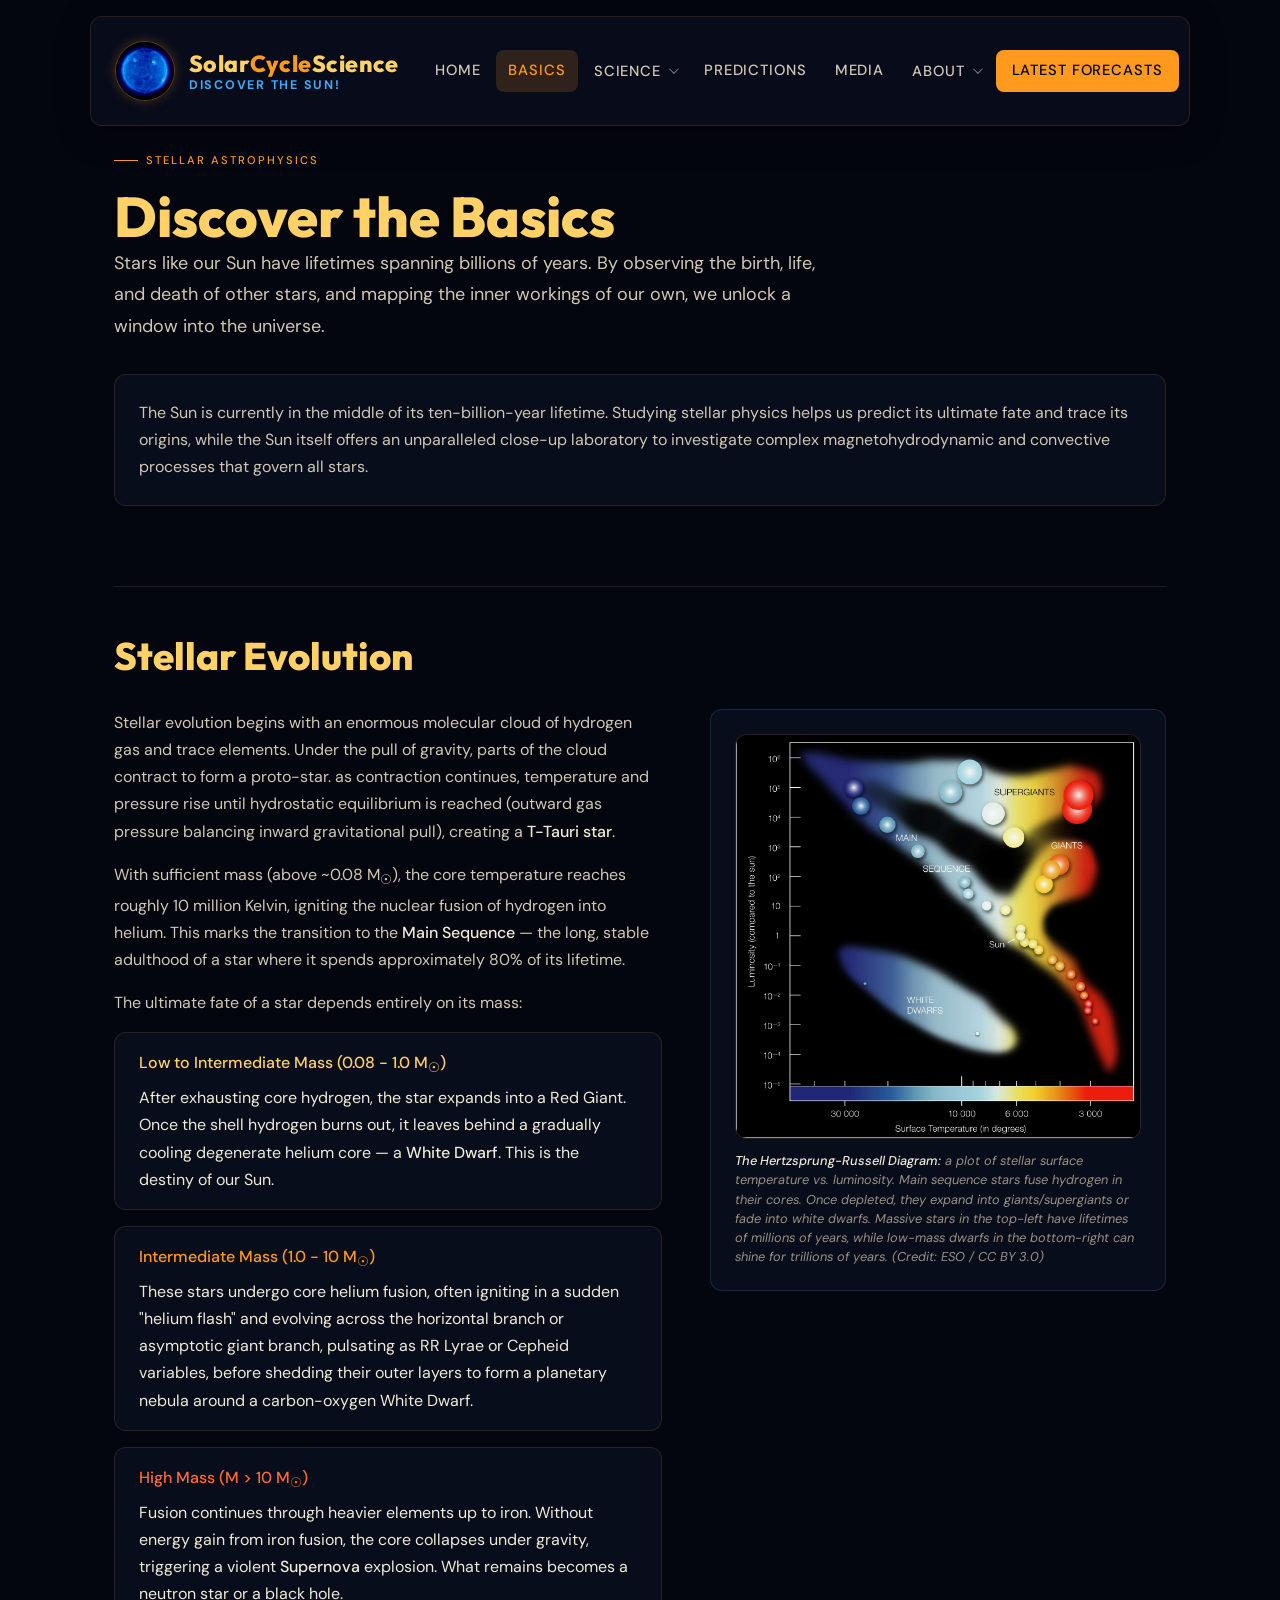
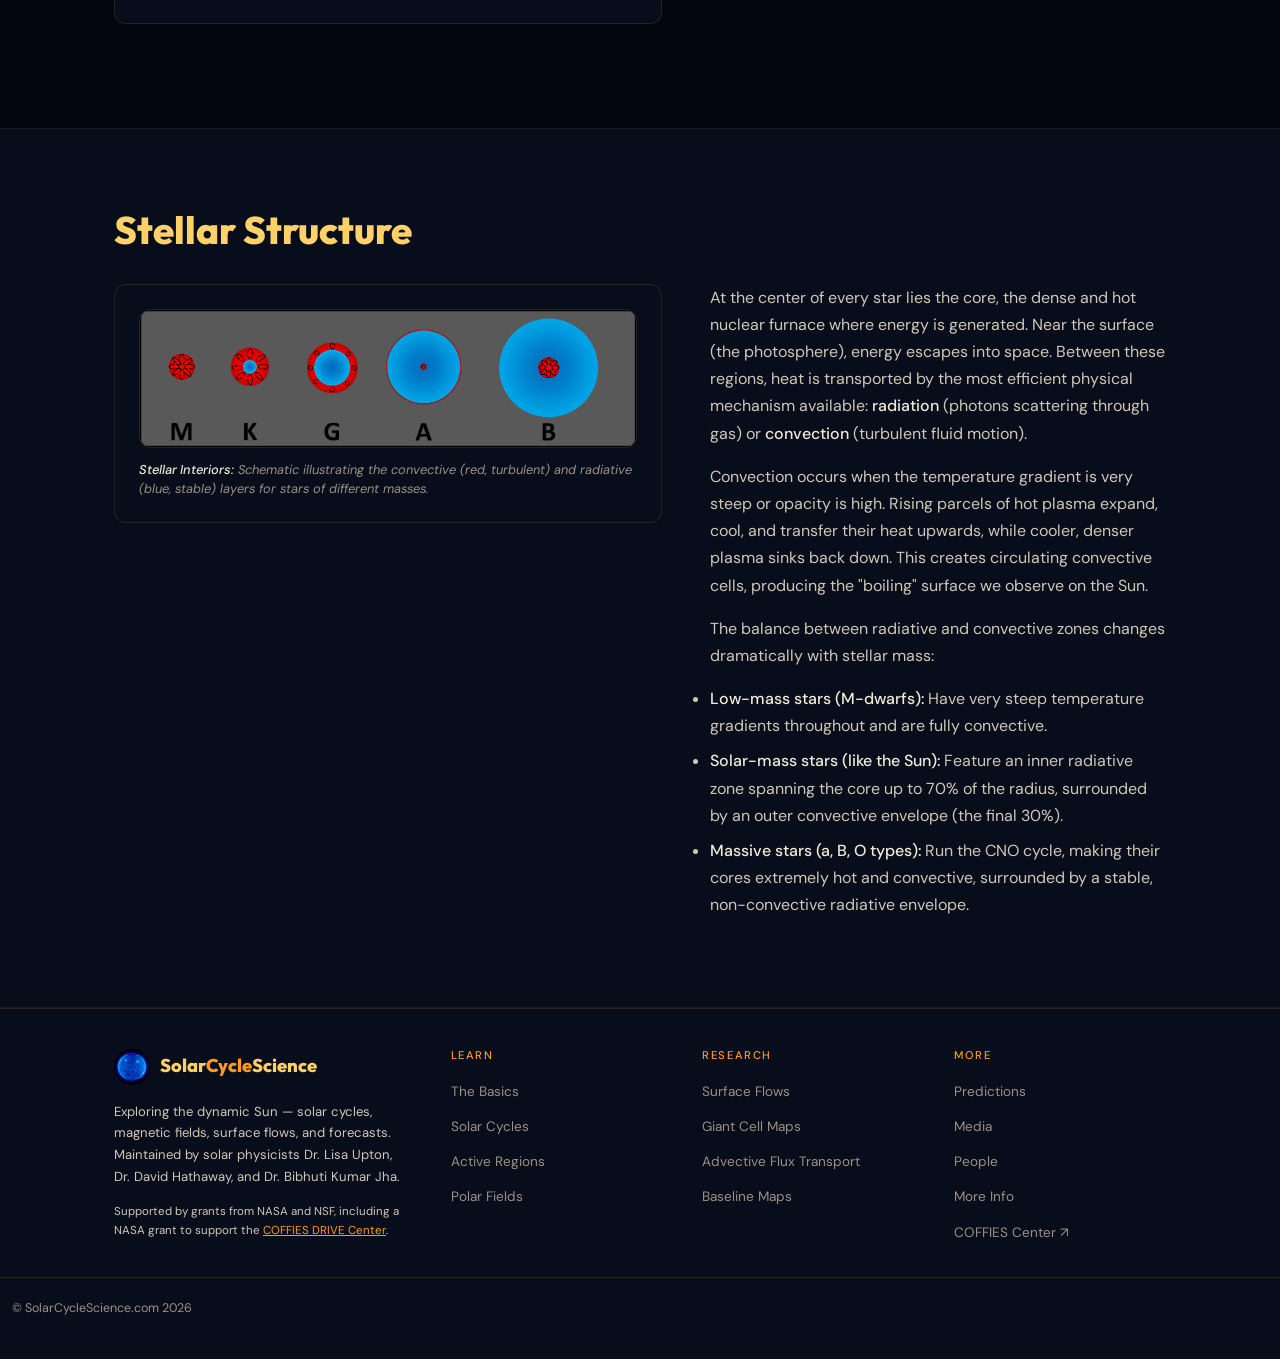
<file: basics.html>
﻿<!DOCTYPE html>
<html lang="en">
<head>
<meta charset="utf-8"/>
<meta content="width=device-width, initial-scale=1.0" name="viewport"/>
<title>Solar Basics  —  Solar Cycle Science</title>
<meta content="Learn the basics of solar physics, stellar evolution, the Hertzsprung-Russell diagram, and the interior structure of the Sun." name="description"/>
<link href="bin/sun.ico" rel="icon"/>
<link href="https://fonts.googleapis.com" rel="preconnect"/>
<link crossorigin="" href="https://fonts.gstatic.com" rel="preconnect"/>
<link href="https://fonts.googleapis.com/css2?family=Outfit:wght@400;500;700;800&amp;family=DM+Sans:ital,opsz,wght@0,9..40,300;0,9..40,400;0,9..40,500;1,9..40,400&amp;display=swap" rel="stylesheet"/>
<link href="solarcyclescience.css" rel="stylesheet"/>
<style>
    .basics-grid {
      display: grid;
      grid-template-columns: 1.2fr 1fr;
      gap: 3rem;
      align-items: start;
      margin-top: 2rem;
    }
    @media (max-width: 900px) {
      .basics-grid {
        grid-template-columns: 1fr;
        gap: 2rem;
      }
    }
  </style>
</head>
<body>
<!-- ── NAVIGATION ── -->
<header>
<nav aria-label="Main navigation" class="site-nav" role="navigation">
<div class="nav-inner">
<!-- Logo -->
<a aria-label="Solar Cycle Science — Home" class="nav-logo" href="index.html" style="display:flex;align-items:center;gap:14px;text-decoration:none;">
<img alt="Solar Cycle Science logo" aria-hidden="true" height="60" src="bin/BlueSun_small.jpg" style="flex-shrink:0;border-radius:50%;display:block;border:1.5px solid rgba(255, 154, 31, 0.35);box-shadow: 0 0 12px rgba(255, 154, 31, 0.25);" width="60"/>
<span style="display:flex;flex-direction:column;gap:2px;">
<span style="font-family:'Outfit',system-ui,sans-serif;font-weight:800;font-size:1.45rem;letter-spacing:0.02em;color:#FFD166;line-height:1.1;">Solar<span style="color:#FF9A1F;">Cycle</span>Science</span>
<span style="font-family:'DM Sans',system-ui,sans-serif;font-size:0.78rem;font-weight:700;letter-spacing:0.14em;text-transform:uppercase;color:#3FA9F5;line-height:1;">Discover the Sun!</span>
</span>
</a>
<!-- Desktop links -->
<ul class="nav-links" id="nav-links">
<li><a href="index.html">Home</a></li>
<li><a href="basics.html">Basics</a></li>
<li class="nav-dropdown" id="dropdown-science">
<button aria-expanded="false" aria-haspopup="true" class="nav-dropdown-toggle">Science <span aria-hidden="true" class="chevron"></span></button>
<ul class="nav-dropdown-menu" role="menu">
<li role="menuitem"><a href="activeregions.html"><span class="nav-dot nav-dot--flare"></span>Active Regions</a></li>
<li role="menuitem"><a href="flows.html"><span class="nav-dot nav-dot--blue"></span>Surface Flows</a></li>
<li role="menuitem"><a href="giantcells.html"><span class="nav-dot nav-dot--blue"></span>Giant Cell Maps</a></li>
<li role="menuitem"><a href="polarfields.html"><span class="nav-dot nav-dot--corona"></span>Polar Fields</a></li>
<li role="menuitem"><a href="solarcycle.html"><span class="nav-dot nav-dot--gold"></span>Solar Cycles</a></li>
<li role="menuitem"><a href="aft.html"><span class="nav-dot nav-dot--gold"></span>Advective Flux Transport</a></li>
<li role="menuitem"><a href="baseline.html"><span class="nav-dot nav-dot--gold"></span>Baseline Maps</a></li>
</ul>
</li>
<li><a href="forecasts.html">Predictions</a></li>
<li><a href="media.html">Media</a></li>
<li class="nav-dropdown" id="dropdown-about">
<button aria-expanded="false" aria-haspopup="true" class="nav-dropdown-toggle">About <span aria-hidden="true" class="chevron"></span></button>
<ul class="nav-dropdown-menu" role="menu">
<li role="menuitem"><a href="people.html"><span class="nav-dot nav-dot--corona"></span>People</a></li>
<li role="menuitem"><a href="more.html"><span class="nav-dot nav-dot--gold"></span>More Info</a></li>
</ul>
</li>
<li><a class="nav-cta" href="forecasts.html">Latest Forecasts</a></li>
</ul>
<!-- ── Hamburger ── -->
<button aria-expanded="false" aria-label="Toggle menu" class="nav-hamburger" id="nav-hamburger">
<span></span><span></span><span></span>
</button>
</div>
</nav>
<!-- Mobile slide-out menu -->
<nav aria-label="Mobile navigation" class="nav-mobile-overlay" id="nav-mobile">
<span class="mobile-section-label">Main</span>
<a class="mobile-nav-item" href="index.html">Home</a>
<a class="mobile-nav-item" href="basics.html">Basics</a>
<a class="mobile-nav-item" href="forecasts.html">Predictions</a>
<a class="mobile-nav-item" href="media.html">Media</a>
<hr class="mobile-divider"/>
<span class="mobile-section-label">Science Topics</span>
<a class="mobile-nav-item" href="activeregions.html"><span class="nav-dot nav-dot--flare"></span> Active Regions</a>
<a class="mobile-nav-item" href="flows.html"><span class="nav-dot nav-dot--blue"></span> Surface Flows</a>
<a class="mobile-nav-item" href="giantcells.html"><span class="nav-dot nav-dot--blue"></span> Giant Cell Maps</a>
<a class="mobile-nav-item" href="polarfields.html"><span class="nav-dot nav-dot--corona"></span> Polar Fields</a>
<a class="mobile-nav-item" href="solarcycle.html"><span class="nav-dot nav-dot--gold"></span> Solar Cycles</a>
<a class="mobile-nav-item" href="aft.html"><span class="nav-dot nav-dot--gold"></span> Advective Flux Transport</a>
<a class="mobile-nav-item" href="baseline.html"><span class="nav-dot nav-dot--gold"></span> Baseline Maps</a>
<hr class="mobile-divider"/>
<span class="mobile-section-label">About</span>
<a class="mobile-nav-item" href="people.html">People</a>
<a class="mobile-nav-item" href="more.html">More Info</a>
</nav>
</header>
<main>
<!-- ── INTRO ── -->
<section class="section" style="padding-bottom: 0;">
<div class="container">
<p class="eyebrow">Stellar astrophysics</p>
<h1>Discover the Basics</h1>
<p class="lead">
        Stars like our Sun have lifetimes spanning billions of years. By observing the birth, life, 
        and death of other stars, and mapping the inner workings of our own, we unlock a window into the universe.
      </p>
<div class="card" style="margin-top: 2rem;">
<p style="margin: 0;">
          The Sun is currently in the middle of its ten-billion-year lifetime. Studying stellar physics helps us predict its ultimate fate and trace its origins, while the Sun itself offers an unparalleled close-up laboratory to investigate complex magnetohydrodynamic and convective processes that govern all stars.
        </p>
</div>
</div>
</section>
<!-- Stellar Evolution Section -->
<section class="section">
<div class="container">
<hr class="divider" style="margin-top: 0; margin-bottom: 3rem;"/>
<h2 id="evolution">Stellar Evolution</h2>
<div class="basics-grid reveal-group">
<div>
<p>
            Stellar evolution begins with an enormous molecular cloud of hydrogen gas and trace elements. Under the pull of gravity, parts of the cloud contract to form a proto-star. as contraction continues, temperature and pressure rise until hydrostatic equilibrium is reached (outward gas pressure balancing inward gravitational pull), creating a <strong>T-Tauri star</strong>.
          </p>
<p>
            With sufficient mass (above ~0.08 M<sub>☉</sub>), the core temperature reaches roughly 10 million Kelvin, igniting the nuclear fusion of hydrogen into helium. This marks the transition to the <strong>Main Sequence</strong> — the long, stable adulthood of a star where it spends approximately 80% of its lifetime.
          </p>
<p>
            The ultimate fate of a star depends entirely on its mass:
          </p>
<ul style="list-style: none; display: flex; flex-direction: column; gap: 1rem; margin-bottom: 1.5rem; padding-left: 0;">
<li class="card" style="padding: 1rem 1.5rem;">
<strong style="color: var(--corona); display: block; margin-bottom: 4px;">Low to Intermediate Mass (0.08 - 1.0 M<sub>☉</sub>)</strong>
              After exhausting core hydrogen, the star expands into a Red Giant. Once the shell hydrogen burns out, it leaves behind a gradually cooling degenerate helium core — a <strong>White Dwarf</strong>. This is the destiny of our Sun.
            </li>
<li class="card" style="padding: 1rem 1.5rem;">
<strong style="color: var(--gold); display: block; margin-bottom: 4px;">Intermediate Mass (1.0 - 10 M<sub>☉</sub>)</strong>
              These stars undergo core helium fusion, often igniting in a sudden "helium flash" and evolving across the horizontal branch or asymptotic giant branch, pulsating as RR Lyrae or Cepheid variables, before shedding their outer layers to form a planetary nebula around a carbon-oxygen White Dwarf.
            </li>
<li class="card" style="padding: 1rem 1.5rem;">
<strong style="color: var(--flare); display: block; margin-bottom: 4px;">High Mass (M &gt; 10 M<sub>☉</sub>)</strong>
              Fusion continues through heavier elements up to iron. Without energy gain from iron fusion, the core collapses under gravity, triggering a violent <strong>Supernova</strong> explosion. What remains becomes a neutron star or a black hole.
            </li>
</ul>
</div>
<div>
<div class="card card--blue">
<div class="img-frame">
<img alt="Hertzsprung-Russell Diagram plotting temperature vs luminosity" src="bin/HR.png"/>
</div>
<p class="caption" style="margin-top: 12px; margin-bottom: 0;">
<strong>The Hertzsprung-Russell Diagram:</strong> a plot of stellar surface temperature vs. luminosity. Main sequence stars fuse hydrogen in their cores. Once depleted, they expand into giants/supergiants or fade into white dwarfs. Massive stars in the top-left have lifetimes of millions of years, while low-mass dwarfs in the bottom-right can shine for trillions of years. (Credit: ESO / CC BY 3.0)
            </p>
</div>
</div>
</div>
</div>
</section>
<!-- Stellar Structure Section -->
<section class="section" style="background: #080D1C; border-top: 1px solid rgba(255,154,31,0.08); border-bottom: 1px solid rgba(255,154,31,0.08);">
<div class="container">
<h2 id="structure">Stellar Structure</h2>
<div class="basics-grid reveal-group">
<div>
<div class="card">
<div class="img-frame">
<img alt="Stellar Interiors showing radiative and convective zones" src="bin/StellarStructure.png"/>
</div>
<p class="caption" style="margin-top: 12px; margin-bottom: 0;">
<strong>Stellar Interiors:</strong> Schematic illustrating the convective (red, turbulent) and radiative (blue, stable) layers for stars of different masses.
            </p>
</div>
</div>
<div>
<p>
            At the center of every star lies the core, the dense and hot nuclear furnace where energy is generated. Near the surface (the photosphere), energy escapes into space. Between these regions, heat is transported by the most efficient physical mechanism available: <strong>radiation</strong> (photons scattering through gas) or <strong>convection</strong> (turbulent fluid motion).
          </p>
<p>
            Convection occurs when the temperature gradient is very steep or opacity is high. Rising parcels of hot plasma expand, cool, and transfer their heat upwards, while cooler, denser plasma sinks back down. This creates circulating convective cells, producing the "boiling" surface we observe on the Sun.
          </p>
<p>
            The balance between radiative and convective zones changes dramatically with stellar mass:
          </p>
<ul>
<li style="margin-bottom: 0.5rem; color: var(--text-secondary);">
<strong style="color: var(--text-primary);">Low-mass stars (M-dwarfs):</strong> Have very steep temperature gradients throughout and are fully convective.
            </li>
<li style="margin-bottom: 0.5rem; color: var(--text-secondary);">
<strong style="color: var(--text-primary);">Solar-mass stars (like the Sun):</strong> Feature an inner radiative zone spanning the core up to 70% of the radius, surrounded by an outer convective envelope (the final 30%).
            </li>
<li style="margin-bottom: 0.5rem; color: var(--text-secondary);">
<strong style="color: var(--text-primary);">Massive stars (a, B, O types):</strong> Run the CNO cycle, making their cores extremely hot and convective, surrounded by a stable, non-convective radiative envelope.
            </li>
</ul>
</div>
</div>
</div>
</section>
</main>
<!-- ── FOOTER ── -->
<footer class="site-footer">
<div class="footer-inner">
<div>
<a class="footer-brand-logo" href="index.html">
<img alt="Solar Cycle Science" src="bin/BlueSun_small.jpg"/>
<span>Solar<em>Cycle</em>Science</span>
</a>
<p class="footer-tagline">
        Exploring the dynamic Sun — solar cycles, magnetic fields, surface flows,
        and forecasts. Maintained by solar physicists Dr. Lisa Upton, Dr. David Hathaway, and Dr. Bibhuti Kumar Jha.
      </p>
<p class="footer-support">
        Supported by grants from NASA and NSF, including a NASA grant to support the
        <a href="https://COFFIES.stanford.edu" rel="noopener noreferrer" target="_blank">COFFIES DRIVE Center</a>.
      </p>
</div>
<div class="footer-col">
<h5>Learn</h5>
<ul>
<li><a href="basics.html">The Basics</a></li>
<li><a href="solarcycle.html">Solar Cycles</a></li>
<li><a href="activeregions.html">Active Regions</a></li>
<li><a href="polarfields.html">Polar Fields</a></li>
</ul>
</div>
<div class="footer-col">
<h5>Research</h5>
<ul>
<li><a href="flows.html">Surface Flows</a></li>
<li><a href="giantcells.html">Giant Cell Maps</a></li>
<li><a href="aft.html">Advective Flux Transport</a></li>
<li><a href="baseline.html">Baseline Maps</a></li>
</ul>
</div>
<div class="footer-col">
<h5>More</h5>
<ul>
<li><a href="forecasts.html">Predictions</a></li>
<li><a href="media.html">Media</a></li>
<li><a href="people.html">People</a></li>
<li><a href="more.html">More Info</a></li>
<li><a href="https://COFFIES.stanford.edu" rel="noopener noreferrer" target="_blank">COFFIES Center ↗</a></li>
</ul>
</div>
</div>
<div class="footer-bottom">
<span>&emsp;© SolarCycleScience.com 2026</span>
</div>
</footer>
<!-- ── JAVASCRIPT ── -->
<script>
(function () {
  'use strict';
  /* active link */
  const path = window.location.pathname.replace(/\/$/, '') || '/index.html';
  document.querySelectorAll('.nav-links a, .mobile-nav-item').forEach(link => {
    const href = (link.getAttribute('href') || '').replace(/\/$/, '');
    if (path.endsWith(href) || (path === '/' && href === '/index.html')) {
      link.classList.add('active');
    }
  });
  /* Hamburger */
  const burger = document.getElementById('nav-hamburger');
  const mobileNav = document.getElementById('nav-mobile');
  if (burger && mobileNav) {
    burger.addEventListener('click', () => {
      const open = burger.classList.toggle('open');
      mobileNav.classList.toggle('open', open);
      burger.setAttribute('aria-expanded', String(open));
      document.body.style.overflow = open ? 'hidden' : '';
    });
    mobileNav.querySelectorAll('a').forEach(a => {
      a.addEventListener('click', () => {
        burger.classList.remove('open');
        mobileNav.classList.remove('open');
        burger.setAttribute('aria-expanded', 'false');
        document.body.style.overflow = '';
      });
    });
  }
  /* Dropdowns */
  document.querySelectorAll('.nav-dropdown').forEach(dd => {
    const toggle = dd.querySelector('.nav-dropdown-toggle');
    if (!toggle) return;
    toggle.addEventListener('keydown', e => {
      if (e.key === 'Enter' || e.key === ' ') {
        e.preventDefault();
        const open = dd.classList.toggle('open');
        toggle.setAttribute('aria-expanded', String(open));
      }
      if (e.key === 'Escape') {
        dd.classList.remove('open');
        toggle.setAttribute('aria-expanded', 'false');
        toggle.focus();
      }
    });
    document.addEventListener('click', e => {
      if (!dd.contains(e.target)) {
        dd.classList.remove('open');
        toggle.setAttribute('aria-expanded', 'false');
      }
    });
  });
  /* Scroll reveal */
  const obs = new IntersectionObserver(entries => {
    entries.forEach(e => {
      if (e.isIntersecting) {
        e.target.classList.add('visible');
        obs.unobserve(e.target);
      }
    });
  }, { threshold: 0.1 });
  document.querySelectorAll('.reveal, .reveal-group').forEach(el => obs.observe(el));
  /* Nav border on scroll */
  const nav = document.querySelector('.site-nav');
  if (nav) {
    window.addEventListener('scroll', () => {
      nav.style.borderBottomColor = window.scrollY > 10
        ? 'rgba(255,154,31,0.28)' : 'rgba(255,154,31,0.14)';
    }, { passive: true });
  }
})();
</script>
</body>
</html>
</file>
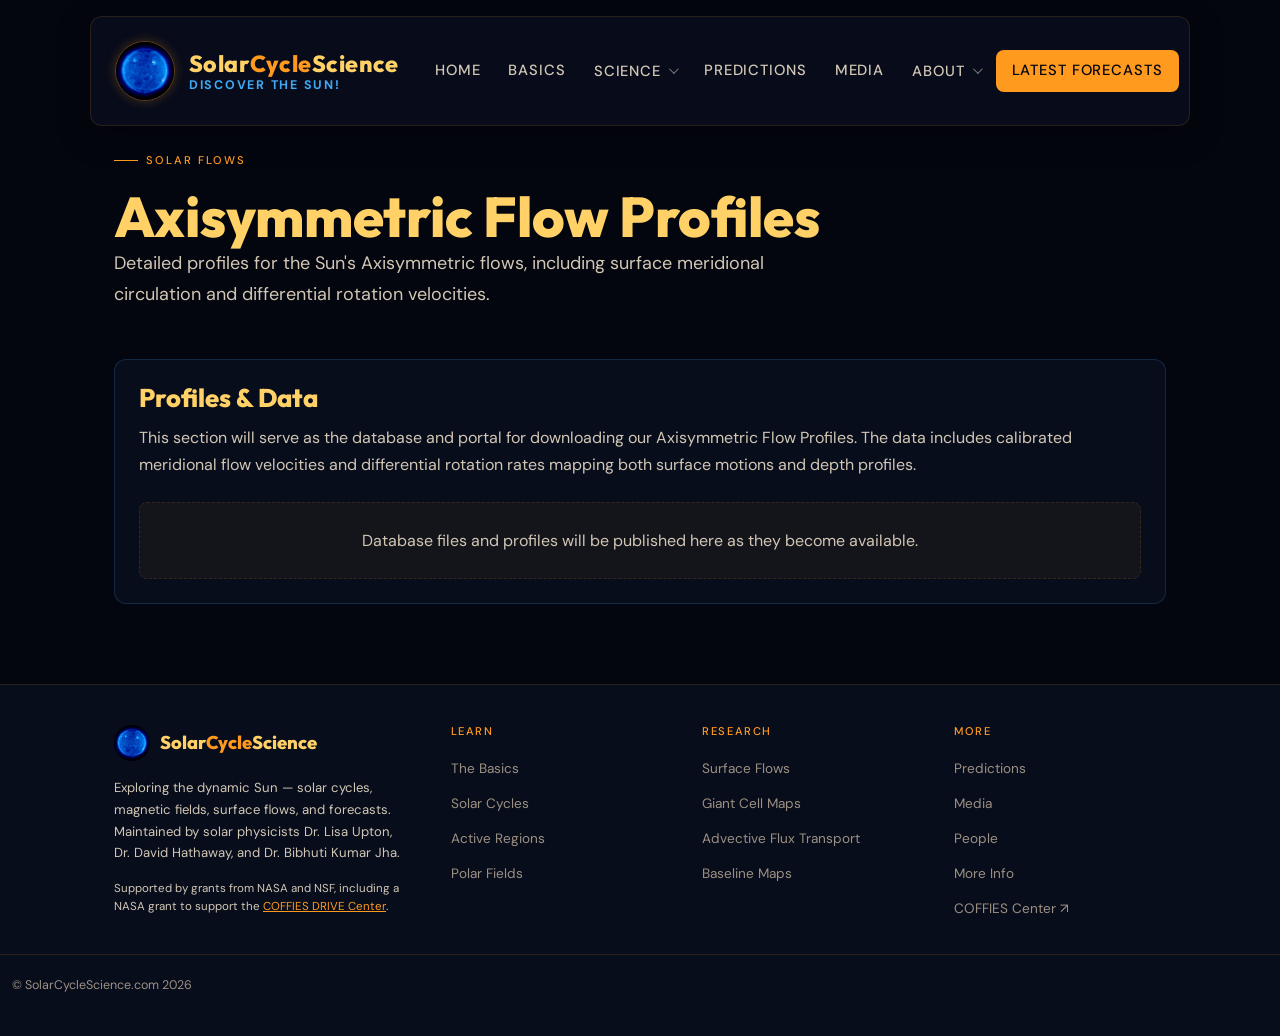
<file: flowprofiles.html>
﻿<!DOCTYPE html>
<html lang="en">
<head>
<meta charset="utf-8"/>
<meta content="width=device-width, initial-scale=1.0" name="viewport"/>
<title>Axisymmetric Flow Profiles  —  Solar Cycle Science</title>
<meta content="access Axisymmetric Flow Profiles including meridional circulation and differential rotation profiles." name="description"/>
<link href="bin/sun.ico" rel="icon"/>
<link href="https://fonts.googleapis.com" rel="preconnect"/>
<link crossorigin="" href="https://fonts.gstatic.com" rel="preconnect"/>
<link href="https://fonts.googleapis.com/css2?family=Outfit:wght@400;500;700;800&amp;family=DM+Sans:ital,opsz,wght@0,9..40,300;0,9..40,400;0,9..40,500;1,9..40,400&amp;display=swap" rel="stylesheet"/>
<link href="solarcyclescience.css" rel="stylesheet"/>
</head>
<body>
<!-- ── NAVIGATION ── -->
<header>
<nav aria-label="Main navigation" class="site-nav" role="navigation">
<div class="nav-inner">
<!-- Logo -->
<a aria-label="Solar Cycle Science — Home" class="nav-logo" href="index.html" style="display:flex;align-items:center;gap:14px;text-decoration:none;">
<img alt="Solar Cycle Science logo" aria-hidden="true" height="60" src="bin/BlueSun_small.jpg" style="flex-shrink:0;border-radius:50%;display:block;border:1.5px solid rgba(255, 154, 31, 0.35);box-shadow: 0 0 12px rgba(255, 154, 31, 0.25);" width="60"/>
<span style="display:flex;flex-direction:column;gap:2px;">
<span style="font-family:'Outfit',system-ui,sans-serif;font-weight:800;font-size:1.45rem;letter-spacing:0.02em;color:#FFD166;line-height:1.1;">Solar<span style="color:#FF9A1F;">Cycle</span>Science</span>
<span style="font-family:'DM Sans',system-ui,sans-serif;font-size:0.78rem;font-weight:700;letter-spacing:0.14em;text-transform:uppercase;color:#3FA9F5;line-height:1;">Discover the Sun!</span>
</span>
</a>
<!-- Desktop links -->
<ul class="nav-links" id="nav-links">
<li><a href="index.html">Home</a></li>
<li><a href="basics.html">Basics</a></li>
<li class="nav-dropdown" id="dropdown-science">
<button aria-expanded="false" aria-haspopup="true" class="nav-dropdown-toggle">Science <span aria-hidden="true" class="chevron"></span></button>
<ul class="nav-dropdown-menu" role="menu">
<li role="menuitem"><a href="activeregions.html"><span class="nav-dot nav-dot--flare"></span>Active Regions</a></li>
<li role="menuitem"><a href="flows.html"><span class="nav-dot nav-dot--blue"></span>Surface Flows</a></li>
<li role="menuitem"><a href="giantcells.html"><span class="nav-dot nav-dot--blue"></span>Giant Cell Maps</a></li>
<li role="menuitem"><a href="polarfields.html"><span class="nav-dot nav-dot--corona"></span>Polar Fields</a></li>
<li role="menuitem"><a href="solarcycle.html"><span class="nav-dot nav-dot--gold"></span>Solar Cycles</a></li>
<li role="menuitem"><a href="aft.html"><span class="nav-dot nav-dot--gold"></span>Advective Flux Transport</a></li>
<li role="menuitem"><a href="baseline.html"><span class="nav-dot nav-dot--gold"></span>Baseline Maps</a></li>
</ul>
</li>
<li><a href="forecasts.html">Predictions</a></li>
<li><a href="media.html">Media</a></li>
<li class="nav-dropdown" id="dropdown-about">
<button aria-expanded="false" aria-haspopup="true" class="nav-dropdown-toggle">About <span aria-hidden="true" class="chevron"></span></button>
<ul class="nav-dropdown-menu" role="menu">
<li role="menuitem"><a href="people.html"><span class="nav-dot nav-dot--corona"></span>People</a></li>
<li role="menuitem"><a href="more.html"><span class="nav-dot nav-dot--gold"></span>More Info</a></li>
</ul>
</li>
<li><a class="nav-cta" href="forecasts.html">Latest Forecasts</a></li>
</ul>
<!-- ── Hamburger ── -->
<button aria-expanded="false" aria-label="Toggle menu" class="nav-hamburger" id="nav-hamburger">
<span></span><span></span><span></span>
</button>
</div>
</nav>
<!-- Mobile slide-out menu -->
<nav aria-label="Mobile navigation" class="nav-mobile-overlay" id="nav-mobile">
<span class="mobile-section-label">Main</span>
<a class="mobile-nav-item" href="index.html">Home</a>
<a class="mobile-nav-item" href="basics.html">Basics</a>
<a class="mobile-nav-item" href="forecasts.html">Predictions</a>
<a class="mobile-nav-item" href="media.html">Media</a>
<hr class="mobile-divider"/>
<span class="mobile-section-label">Science Topics</span>
<a class="mobile-nav-item" href="activeregions.html"><span class="nav-dot nav-dot--flare"></span> Active Regions</a>
<a class="mobile-nav-item" href="flows.html"><span class="nav-dot nav-dot--blue"></span> Surface Flows</a>
<a class="mobile-nav-item" href="giantcells.html"><span class="nav-dot nav-dot--blue"></span> Giant Cell Maps</a>
<a class="mobile-nav-item" href="polarfields.html"><span class="nav-dot nav-dot--corona"></span> Polar Fields</a>
<a class="mobile-nav-item" href="solarcycle.html"><span class="nav-dot nav-dot--gold"></span> Solar Cycles</a>
<a class="mobile-nav-item" href="aft.html"><span class="nav-dot nav-dot--gold"></span> Advective Flux Transport</a>
<a class="mobile-nav-item" href="baseline.html"><span class="nav-dot nav-dot--gold"></span> Baseline Maps</a>
<hr class="mobile-divider"/>
<span class="mobile-section-label">About</span>
<a class="mobile-nav-item" href="people.html">People</a>
<a class="mobile-nav-item" href="more.html">More Info</a>
</nav>
</header>
<main>
<section class="section">
<div class="container">
<p class="eyebrow">Solar Flows</p>
<h1>Axisymmetric Flow Profiles</h1>
<p class="lead">
        Detailed profiles for the Sun's Axisymmetric flows, including surface meridional circulation and differential rotation velocities.
      </p>
<div class="card card--blue reveal-group" style="margin-top: 3rem;">
<h3 style="color: var(--corona);">Profiles &amp; Data</h3>
<p>
          This section will serve as the database and portal for downloading our Axisymmetric Flow Profiles. The data includes calibrated meridional flow velocities and differential rotation rates mapping both surface motions and depth profiles.
        </p>
<div style="background: rgba(255, 154, 31, 0.05); padding: 1.5rem; border-radius: var(--radius-md); border: 1px dashed var(--border); text-align: center; color: var(--text-secondary); margin-top: 1.5rem;">
          Database files and profiles will be published here as they become available.
        </div>
</div>
</div>
</section>
</main>
<!-- ── FOOTER ── -->
<footer class="site-footer">
<div class="footer-inner">
<div>
<a class="footer-brand-logo" href="index.html">
<img alt="Solar Cycle Science" src="bin/BlueSun_small.jpg"/>
<span>Solar<em>Cycle</em>Science</span>
</a>
<p class="footer-tagline">
        Exploring the dynamic Sun — solar cycles, magnetic fields, surface flows,
        and forecasts. Maintained by solar physicists Dr. Lisa Upton, Dr. David Hathaway, and Dr. Bibhuti Kumar Jha.
      </p>
<p class="footer-support">
        Supported by grants from NASA and NSF, including a NASA grant to support the
        <a href="https://COFFIES.stanford.edu" rel="noopener noreferrer" target="_blank">COFFIES DRIVE Center</a>.
      </p>
</div>
<div class="footer-col">
<h5>Learn</h5>
<ul>
<li><a href="basics.html">The Basics</a></li>
<li><a href="solarcycle.html">Solar Cycles</a></li>
<li><a href="activeregions.html">Active Regions</a></li>
<li><a href="polarfields.html">Polar Fields</a></li>
</ul>
</div>
<div class="footer-col">
<h5>Research</h5>
<ul>
<li><a href="flows.html">Surface Flows</a></li>
<li><a href="giantcells.html">Giant Cell Maps</a></li>
<li><a href="aft.html">Advective Flux Transport</a></li>
<li><a href="baseline.html">Baseline Maps</a></li>
</ul>
</div>
<div class="footer-col">
<h5>More</h5>
<ul>
<li><a href="forecasts.html">Predictions</a></li>
<li><a href="media.html">Media</a></li>
<li><a href="people.html">People</a></li>
<li><a href="more.html">More Info</a></li>
<li><a href="https://COFFIES.stanford.edu" rel="noopener noreferrer" target="_blank">COFFIES Center ↗</a></li>
</ul>
</div>
</div>
<div class="footer-bottom">
<span>&emsp;© SolarCycleScience.com 2026</span>
</div>
</footer>
<!-- ── JAVASCRIPT ── -->
<script>
(function () {
  'use strict';
  /* active link */
  const path = window.location.pathname.replace(/\/$/, '') || '/index.html';
  document.querySelectorAll('.nav-links a, .mobile-nav-item').forEach(link => {
    const href = (link.getAttribute('href') || '').replace(/\/$/, '');
    if (path.endsWith(href) || (path === '/' && href === '/index.html')) {
      link.classList.add('active');
    }
  });
  /* Hamburger */
  const burger = document.getElementById('nav-hamburger');
  const mobileNav = document.getElementById('nav-mobile');
  if (burger && mobileNav) {
    burger.addEventListener('click', () => {
      const open = burger.classList.toggle('open');
      mobileNav.classList.toggle('open', open);
      burger.setAttribute('aria-expanded', String(open));
      document.body.style.overflow = open ? 'hidden' : '';
    });
    mobileNav.querySelectorAll('a').forEach(a => {
      a.addEventListener('click', () => {
        burger.classList.remove('open');
        mobileNav.classList.remove('open');
        burger.setAttribute('aria-expanded', 'false');
        document.body.style.overflow = '';
      });
    });
  }
  /* Dropdowns */
  document.querySelectorAll('.nav-dropdown').forEach(dd => {
    const toggle = dd.querySelector('.nav-dropdown-toggle');
    if (!toggle) return;
    toggle.addEventListener('keydown', e => {
      if (e.key === 'Enter' || e.key === ' ') {
        e.preventDefault();
        const open = dd.classList.toggle('open');
        toggle.setAttribute('aria-expanded', String(open));
      }
      if (e.key === 'Escape') {
        dd.classList.remove('open');
        toggle.setAttribute('aria-expanded', 'false');
        toggle.focus();
      }
    });
    document.addEventListener('click', e => {
      if (!dd.contains(e.target)) {
        dd.classList.remove('open');
        toggle.setAttribute('aria-expanded', 'false');
      }
    });
  });
  /* Scroll reveal */
  const obs = new IntersectionObserver(entries => {
    entries.forEach(e => {
      if (e.isIntersecting) {
        e.target.classList.add('visible');
        obs.unobserve(e.target);
      }
    });
  }, { threshold: 0.1 });
  document.querySelectorAll('.reveal, .reveal-group').forEach(el => obs.observe(el));
  /* Nav border on scroll */
  const nav = document.querySelector('.site-nav');
  if (nav) {
    window.addEventListener('scroll', () => {
      nav.style.borderBottomColor = window.scrollY > 10
        ? 'rgba(255,154,31,0.28)' : 'rgba(255,154,31,0.14)';
    }, { passive: true });
  }
})();
</script>
</body>
</html>
</file>
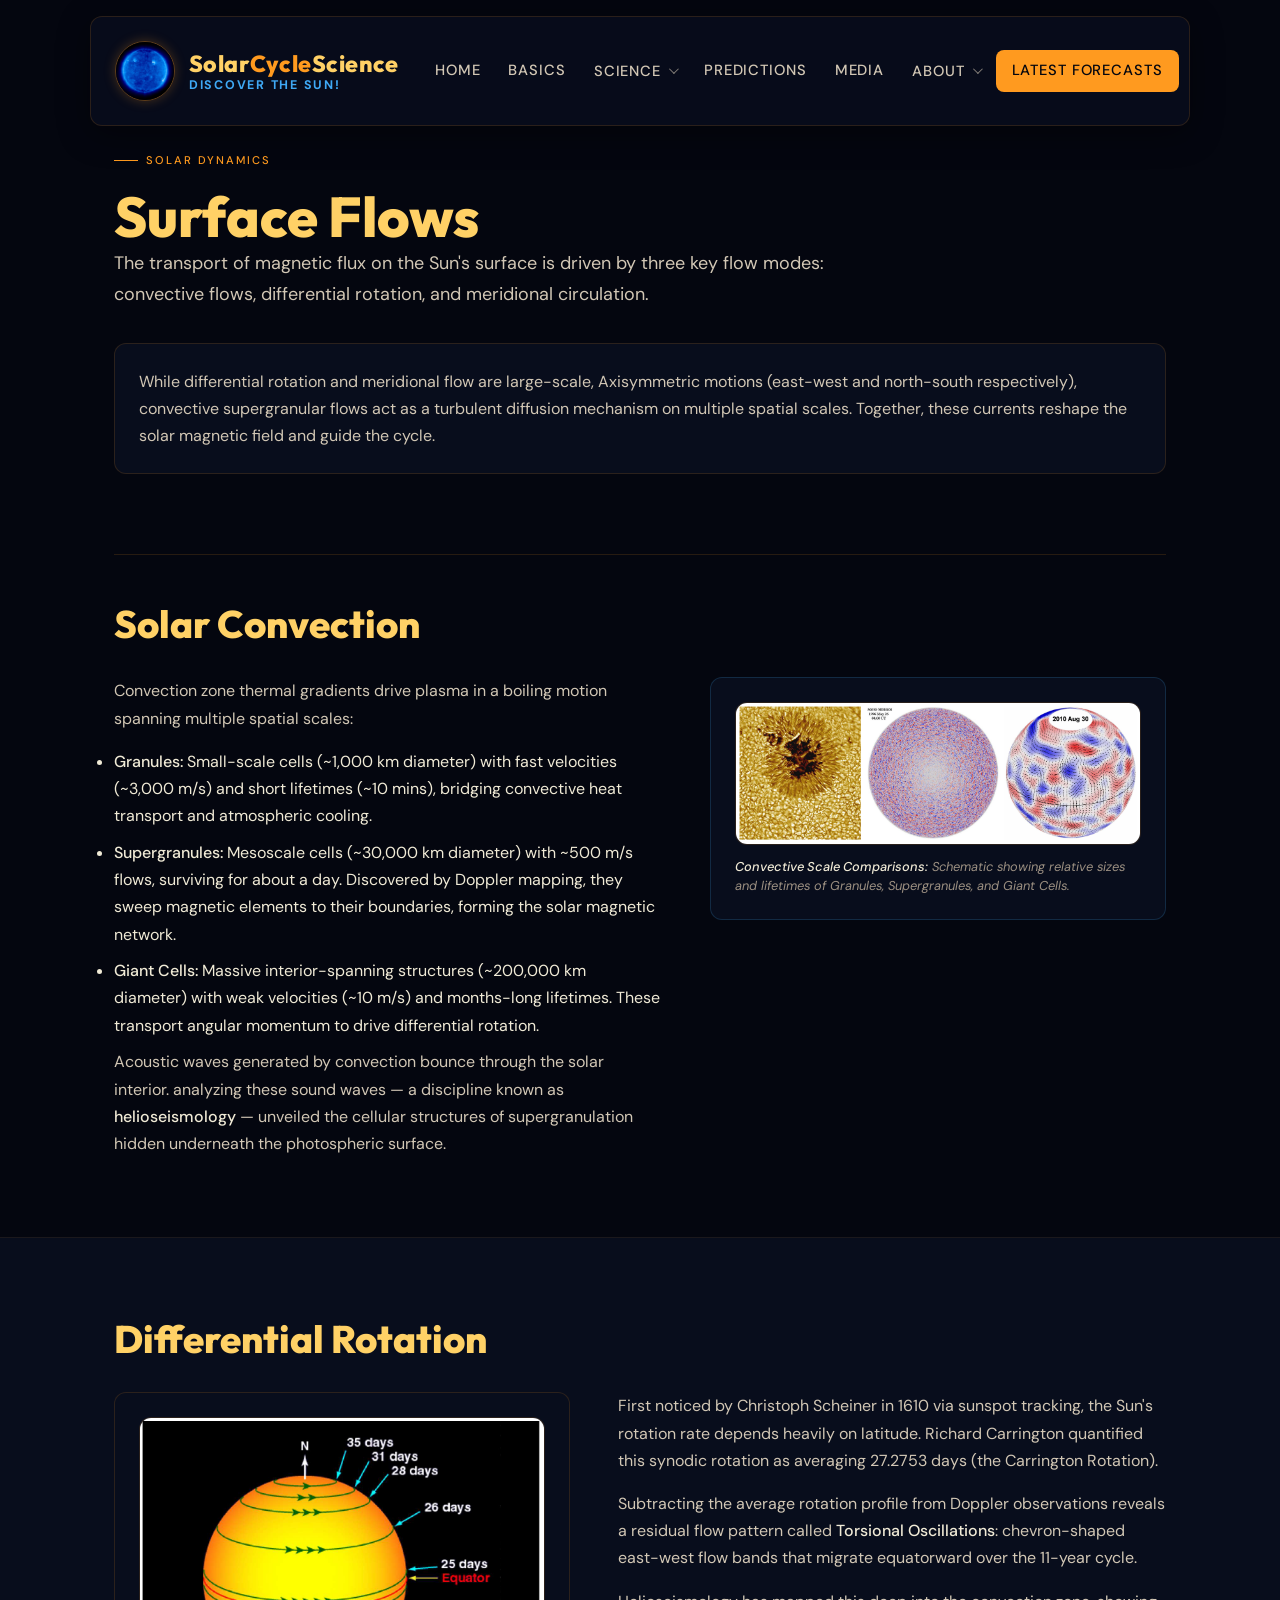
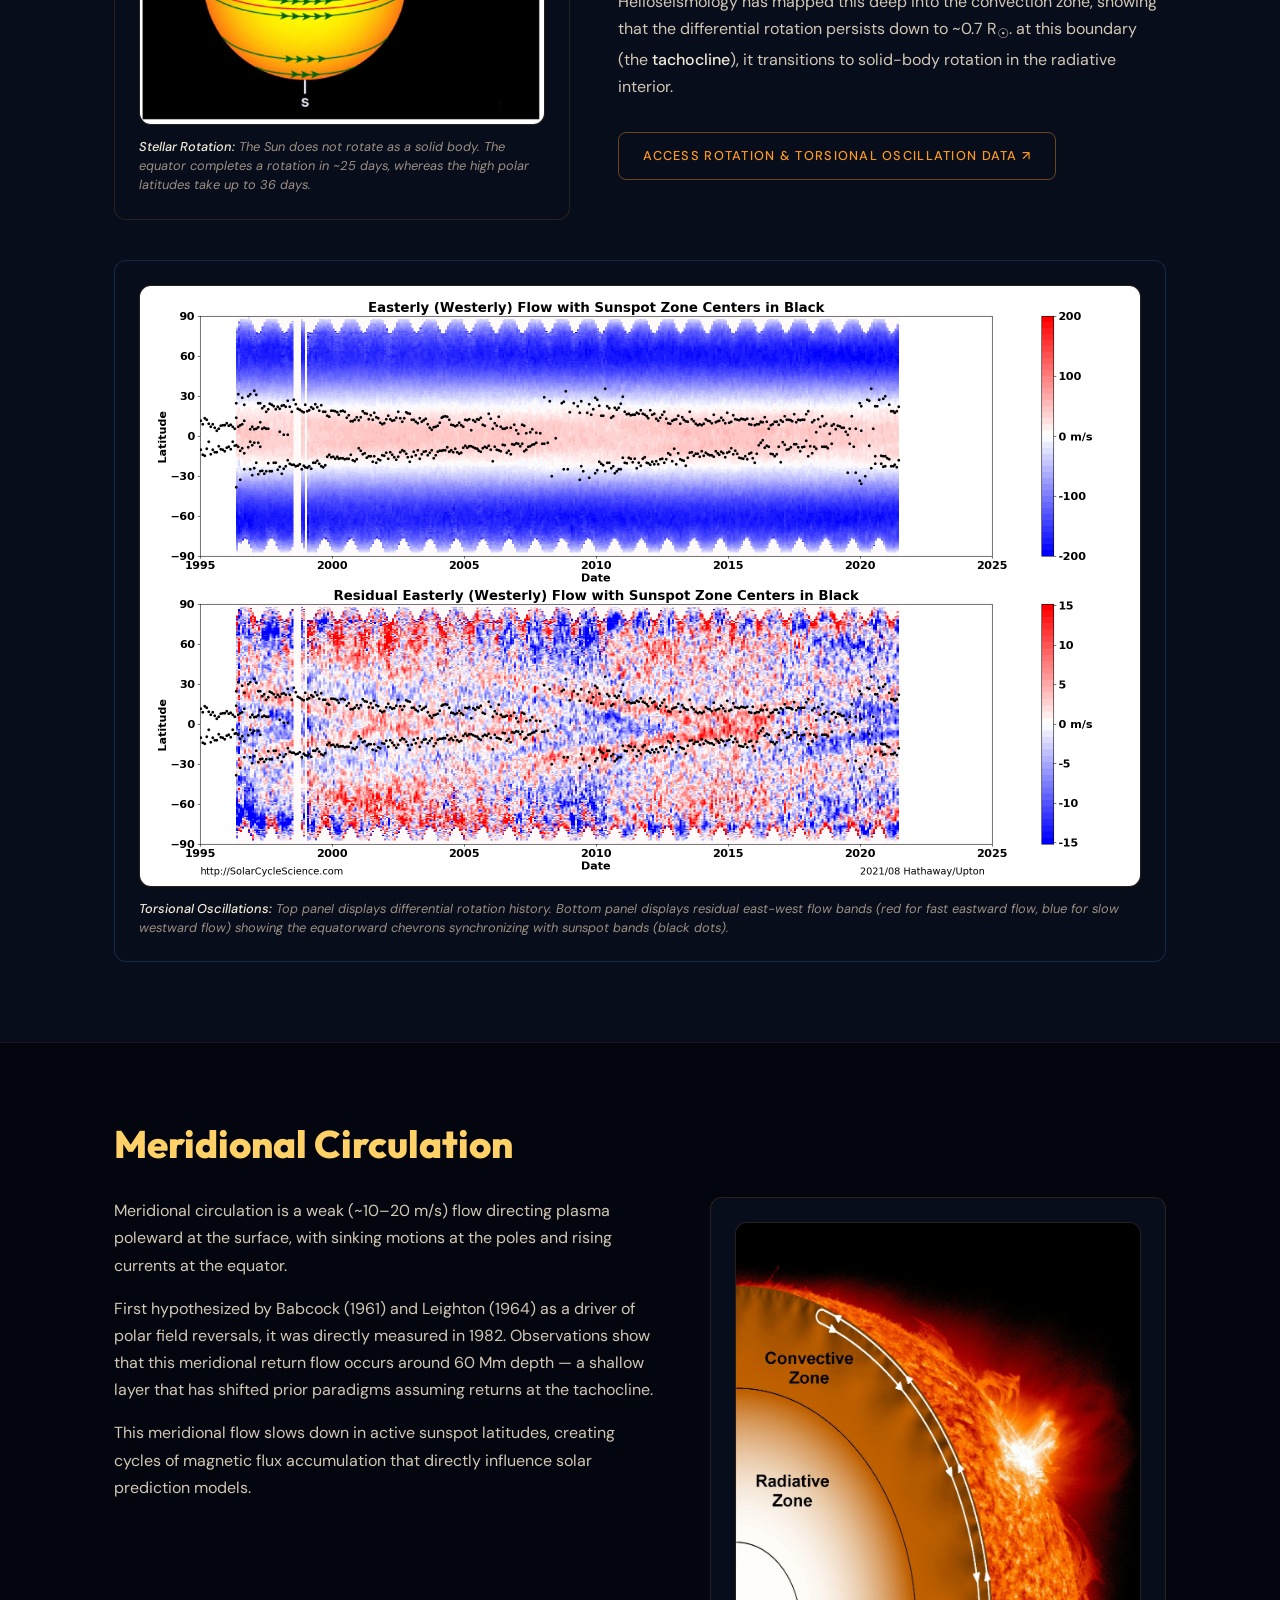
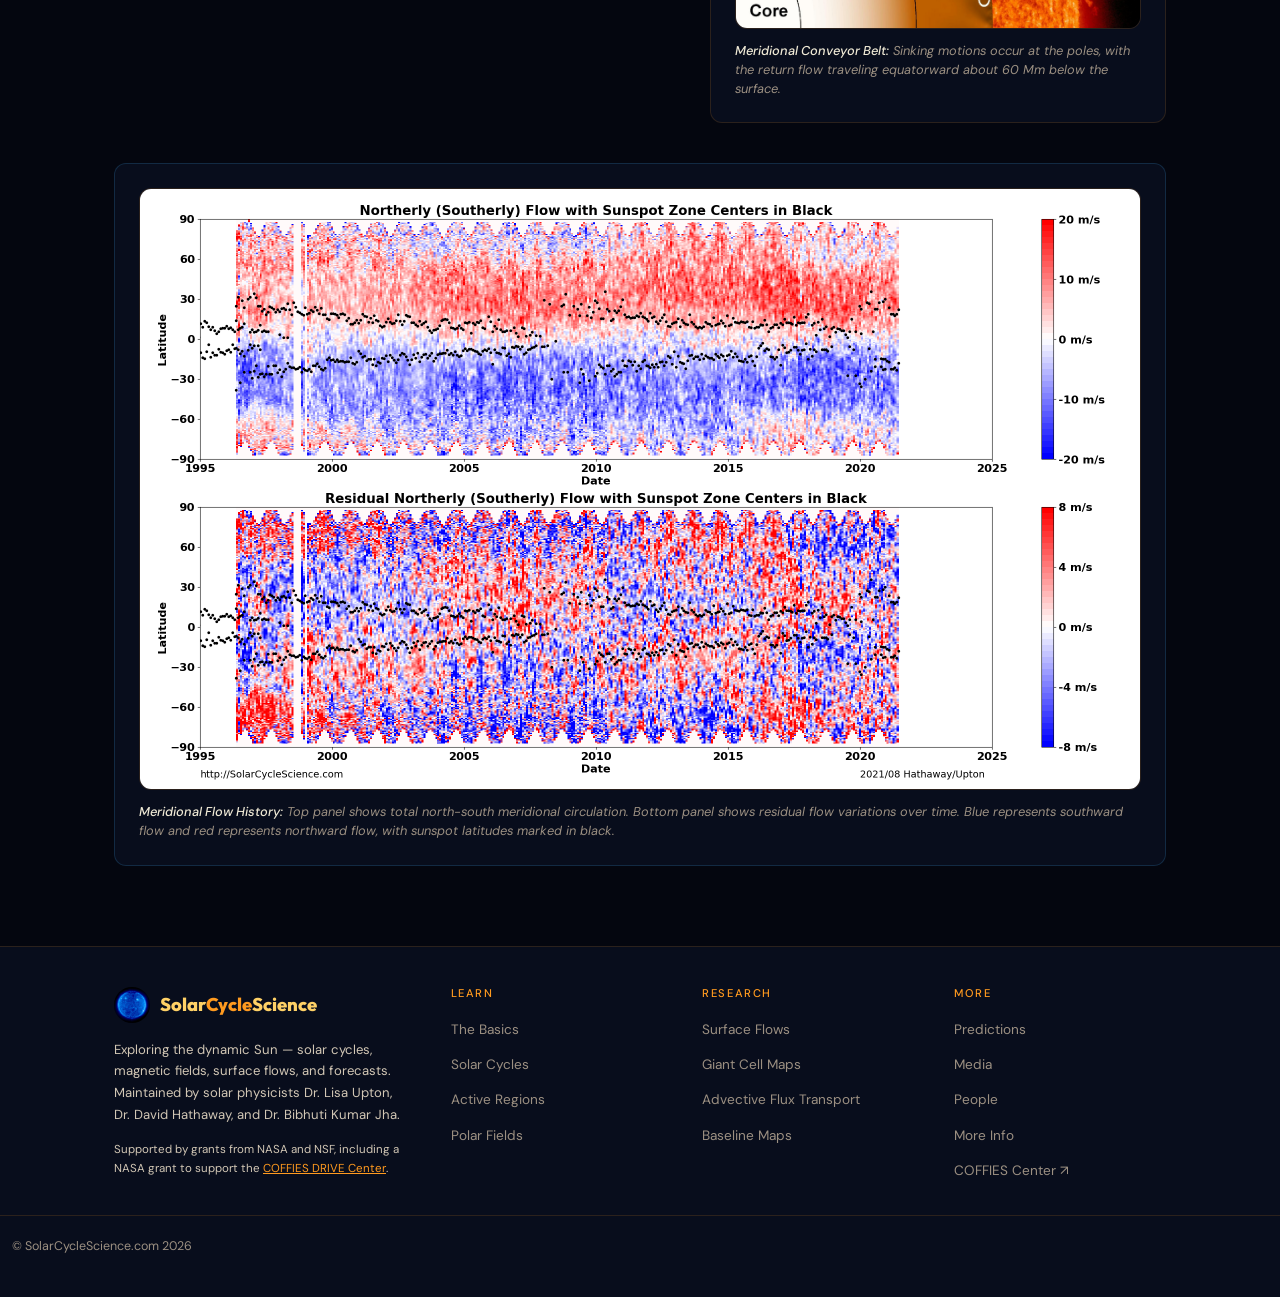
<file: flows.html>
<!DOCTYPE html>
<html lang="en">
<head>
<meta charset="utf-8"/>
<meta content="width=device-width, initial-scale=1.0" name="viewport"/>
<title>Surface Flows  —  Solar Cycle Science</title>
<meta content="Discover the dynamics of the Sun's surface flows: convective motions (granules and supergranules), differential rotation, and meridional circulation." name="description"/>
<link href="bin/sun.ico" rel="icon"/>
<link href="https://fonts.googleapis.com" rel="preconnect"/>
<link crossorigin="" href="https://fonts.gstatic.com" rel="preconnect"/>
<link href="https://fonts.googleapis.com/css2?family=Outfit:wght@400;500;700;800&amp;family=DM+Sans:ital,opsz,wght@0,9..40,300;0,9..40,400;0,9..40,500;1,9..40,400&amp;display=swap" rel="stylesheet"/>
<link href="solarcyclescience.css" rel="stylesheet"/>
<style>
    .flows-grid {
      display: grid;
      grid-template-columns: 1.2fr 1fr;
      gap: 3rem;
      align-items: start;
      margin-top: 2rem;
    }
    .flows-grid--reverse {
      grid-template-columns: 1fr 1.2fr;
    }
    @media (max-width: 900px) {
      .flows-grid,
      .flows-grid--reverse {
        grid-template-columns: 1fr;
        gap: 2rem;
      }
    }
  </style>
</head>
<body>
<!-- ── NAVIGATION ── -->
<header>
<nav aria-label="Main navigation" class="site-nav" role="navigation">
<div class="nav-inner">
<!-- Logo -->
<a aria-label="Solar Cycle Science — Home" class="nav-logo" href="index.html" style="display:flex;align-items:center;gap:14px;text-decoration:none;">
<img alt="Solar Cycle Science logo" aria-hidden="true" height="60" src="bin/BlueSun_small.jpg" style="flex-shrink:0;border-radius:50%;display:block;border:1.5px solid rgba(255, 154, 31, 0.35);box-shadow: 0 0 12px rgba(255, 154, 31, 0.25);" width="60"/>
<span style="display:flex;flex-direction:column;gap:2px;">
<span style="font-family:'Outfit',system-ui,sans-serif;font-weight:800;font-size:1.45rem;letter-spacing:0.02em;color:#FFD166;line-height:1.1;">Solar<span style="color:#FF9A1F;">Cycle</span>Science</span>
<span style="font-family:'DM Sans',system-ui,sans-serif;font-size:0.78rem;font-weight:700;letter-spacing:0.14em;text-transform:uppercase;color:#3FA9F5;line-height:1;">Discover the Sun!</span>
</span>
</a>
<!-- Desktop links -->
<ul class="nav-links" id="nav-links">
<li><a href="index.html">Home</a></li>
<li><a href="basics.html">Basics</a></li>
<li class="nav-dropdown" id="dropdown-science">
<button aria-expanded="false" aria-haspopup="true" class="nav-dropdown-toggle">Science <span aria-hidden="true" class="chevron"></span></button>
<ul class="nav-dropdown-menu" role="menu">
<li role="menuitem"><a href="activeregions.html"><span class="nav-dot nav-dot--flare"></span>Active Regions</a></li>
<li role="menuitem"><a href="flows.html"><span class="nav-dot nav-dot--blue"></span>Surface Flows</a></li>
<li role="menuitem"><a href="giantcells.html"><span class="nav-dot nav-dot--blue"></span>Giant Cell Maps</a></li>
<li role="menuitem"><a href="polarfields.html"><span class="nav-dot nav-dot--corona"></span>Polar Fields</a></li>
<li role="menuitem"><a href="solarcycle.html"><span class="nav-dot nav-dot--gold"></span>Solar Cycles</a></li>
<li role="menuitem"><a href="aft.html"><span class="nav-dot nav-dot--gold"></span>Advective Flux Transport</a></li>
<li role="menuitem"><a href="baseline.html"><span class="nav-dot nav-dot--gold"></span>Baseline Maps</a></li>
</ul>
</li>
<li><a href="forecasts.html">Predictions</a></li>
<li><a href="media.html">Media</a></li>
<li class="nav-dropdown" id="dropdown-about">
<button aria-expanded="false" aria-haspopup="true" class="nav-dropdown-toggle">About <span aria-hidden="true" class="chevron"></span></button>
<ul class="nav-dropdown-menu" role="menu">
<li role="menuitem"><a href="people.html"><span class="nav-dot nav-dot--corona"></span>People</a></li>
<li role="menuitem"><a href="more.html"><span class="nav-dot nav-dot--gold"></span>More Info</a></li>
</ul>
</li>
<li><a class="nav-cta" href="forecasts.html">Latest Forecasts</a></li>
</ul>
<!-- ── Hamburger ── -->
<button aria-expanded="false" aria-label="Toggle menu" class="nav-hamburger" id="nav-hamburger">
<span></span><span></span><span></span>
</button>
</div>
</nav>
<!-- Mobile slide-out menu -->
<nav aria-label="Mobile navigation" class="nav-mobile-overlay" id="nav-mobile">
<span class="mobile-section-label">Main</span>
<a class="mobile-nav-item" href="index.html">Home</a>
<a class="mobile-nav-item" href="basics.html">Basics</a>
<a class="mobile-nav-item" href="forecasts.html">Predictions</a>
<a class="mobile-nav-item" href="media.html">Media</a>
<hr class="mobile-divider"/>
<span class="mobile-section-label">Science Topics</span>
<a class="mobile-nav-item" href="activeregions.html"><span class="nav-dot nav-dot--flare"></span> Active Regions</a>
<a class="mobile-nav-item" href="flows.html"><span class="nav-dot nav-dot--blue"></span> Surface Flows</a>
<a class="mobile-nav-item" href="giantcells.html"><span class="nav-dot nav-dot--blue"></span> Giant Cell Maps</a>
<a class="mobile-nav-item" href="polarfields.html"><span class="nav-dot nav-dot--corona"></span> Polar Fields</a>
<a class="mobile-nav-item" href="solarcycle.html"><span class="nav-dot nav-dot--gold"></span> Solar Cycles</a>
<a class="mobile-nav-item" href="aft.html"><span class="nav-dot nav-dot--gold"></span> Advective Flux Transport</a>
<a class="mobile-nav-item" href="baseline.html"><span class="nav-dot nav-dot--gold"></span> Baseline Maps</a>
<hr class="mobile-divider"/>
<span class="mobile-section-label">About</span>
<a class="mobile-nav-item" href="people.html">People</a>
<a class="mobile-nav-item" href="more.html">More Info</a>
</nav>
</header>
<main>
<!-- ── INTRO ── -->
<section class="section" style="padding-bottom: 0;">
<div class="container">
<p class="eyebrow">Solar Dynamics</p>
<h1>Surface Flows</h1>
<p class="lead">
        The transport of magnetic flux on the Sun's surface is driven by three key flow modes: convective flows, differential rotation, and meridional circulation.
      </p>
<div class="card" style="margin-top: 2rem;">
<p style="margin: 0;">
          While differential rotation and meridional flow are large-scale, Axisymmetric motions (east-west and north-south respectively), convective supergranular flows act as a turbulent diffusion mechanism on multiple spatial scales. Together, these currents reshape the solar magnetic field and guide the cycle.
        </p>
</div>
</div>
</section>
<!-- Convection Section -->
<section class="section">
<div class="container">
<hr class="divider" style="margin-top: 0; margin-bottom: 3rem;"/>
<h2 id="convection">Solar Convection</h2>
<div class="flows-grid reveal-group">
<div>
<p>
            Convection zone thermal gradients drive plasma in a boiling motion spanning multiple spatial scales:
          </p>
<ul>
<li style="margin-bottom: 0.6rem;"><strong>Granules:</strong> Small-scale cells (~1,000 km diameter) with fast velocities (~3,000 m/s) and short lifetimes (~10 mins), bridging convective heat transport and atmospheric cooling.</li>
<li style="margin-bottom: 0.6rem;"><strong>Supergranules:</strong> Mesoscale cells (~30,000 km diameter) with ~500 m/s flows, surviving for about a day. Discovered by Doppler mapping, they sweep magnetic elements to their boundaries, forming the solar magnetic network.</li>
<li style="margin-bottom: 0.6rem;"><strong>Giant Cells:</strong> Massive interior-spanning structures (~200,000 km diameter) with weak velocities (~10 m/s) and months-long lifetimes. These transport angular momentum to drive differential rotation.</li>
</ul>
<p>
            Acoustic waves generated by convection bounce through the solar interior. analyzing these sound waves — a discipline known as <strong>helioseismology</strong> — unveiled the cellular structures of supergranulation hidden underneath the photospheric surface.
          </p>
</div>
<div>
<div class="card card--blue">
<div class="img-frame">
<img alt="Different scales of solar convection cells" src="bin/Convection.png"/>
</div>
<p class="caption" style="margin-top: 12px; margin-bottom: 0;">
<strong>Convective Scale Comparisons:</strong> Schematic showing relative sizes and lifetimes of Granules, Supergranules, and Giant Cells.
            </p>
</div>
</div>
</div>
</div>
</section>
<!-- Differential Rotation Section -->
<section class="section" style="background: #080D1C; border-top: 1px solid rgba(255,154,31,0.08); border-bottom: 1px solid rgba(255,154,31,0.08);">
<div class="container">
<h2 id="dr">Differential Rotation</h2>
<div class="flows-grid flows-grid--reverse reveal-group">
<div>
<div class="card">
<div class="img-frame">
<img alt="Surface differential rotation visualization" src="bin/DR.png"/>
</div>
<p class="caption" style="margin-top: 12px; margin-bottom: 0;">
<strong>Stellar Rotation:</strong> The Sun does not rotate as a solid body. The equator completes a rotation in ~25 days, whereas the high polar latitudes take up to 36 days.
            </p>
</div>
</div>
<div>
<p>
            First noticed by Christoph Scheiner in 1610 via sunspot tracking, the Sun's rotation rate depends heavily on latitude. Richard Carrington quantified this synodic rotation as averaging 27.2753 days (the Carrington Rotation).
          </p>
<p>
            Subtracting the average rotation profile from Doppler observations reveals a residual flow pattern called <strong>Torsional Oscillations</strong>: chevron-shaped east-west flow bands that migrate equatorward over the 11-year cycle.
          </p>
<p>
            Helioseismology has mapped this deep into the convection zone, showing that the differential rotation persists down to ~0.7 R<sub>☉</sub>. at this boundary (the <strong>tachocline</strong>), it transitions to solid-body rotation in the radiative interior.
          </p>
          <div style="margin-top: 2rem;">
            <a class="btn btn-secondary" href="https://dataverse.harvard.edu/dataset.xhtml?persistentId=doi:10.7910/DVN/7RLWAE" rel="noopener noreferrer" target="_blank">Access Rotation &amp; Torsional Oscillation Data  ↗</a>
          </div>
</div>
</div>
<div class="card card--blue" style="margin-top: 2.5rem;">
<div class="img-frame">
<img alt="Differential Rotation History and Torsional Oscillations Chevron Map" src="bin/DifferentialRotationHistory2Panel.png"/>
</div>
<p class="caption" style="margin-top: 12px; margin-bottom: 0;">
<strong>Torsional Oscillations:</strong> Top panel displays differential rotation history. Bottom panel displays residual east-west flow bands (red for fast eastward flow, blue for slow westward flow) showing the equatorward chevrons synchronizing with sunspot bands (black dots).
        </p>
</div>
</div>
</section>
<!-- Meridional Flow Section -->
<section class="section">
<div class="container">
<h2 id="mf">Meridional Circulation</h2>
<div class="flows-grid reveal-group">
<div>
<p>
            Meridional circulation is a weak (~10–20 m/s) flow directing plasma poleward at the surface, with sinking motions at the poles and rising currents at the equator. 
          </p>
<p>
            First hypothesized by Babcock (1961) and Leighton (1964) as a driver of polar field reversals, it was directly measured in 1982. Observations show that this meridional return flow occurs around 60 Mm depth — a shallow layer that has shifted prior paradigms assuming returns at the tachocline.
          </p>
<p>
            This meridional flow slows down in active sunspot latitudes, creating cycles of magnetic flux accumulation that directly influence solar prediction models.
          </p>
</div>
<div>
<div class="card">
<div class="img-frame">
<img alt="Interior Meridional Circulation Diagram" src="bin/SolarInteriorCirculationLabeled.jpg"/>
</div>
<p class="caption" style="margin-top: 12px; margin-bottom: 0;">
<strong>Meridional Conveyor Belt:</strong> Sinking motions occur at the poles, with the return flow traveling equatorward about 60 Mm below the surface.
            </p>
</div>
</div>
</div>
<div class="card card--blue" style="margin-top: 2.5rem;">
<div class="img-frame">
<img alt="Meridional Flow History and Residuals Map" src="bin/MeridionalFlowHistory2Panel.png"/>
</div>
<p class="caption" style="margin-top: 12px; margin-bottom: 0;">
<strong>Meridional Flow History:</strong> Top panel shows total north-south meridional circulation. Bottom panel shows residual flow variations over time. Blue represents southward flow and red represents northward flow, with sunspot latitudes marked in black.
        </p>
</div>
</div>
</section>
</main>
<!-- ── FOOTER ── -->
<footer class="site-footer">
<div class="footer-inner">
<div>
<a class="footer-brand-logo" href="index.html">
<img alt="Solar Cycle Science" src="bin/BlueSun_small.jpg"/>
<span>Solar<em>Cycle</em>Science</span>
</a>
<p class="footer-tagline">
        Exploring the dynamic Sun — solar cycles, magnetic fields, surface flows,
        and forecasts. Maintained by solar physicists Dr. Lisa Upton, Dr. David Hathaway, and Dr. Bibhuti Kumar Jha.
      </p>
<p class="footer-support">
        Supported by grants from NASA and NSF, including a NASA grant to support the
        <a href="https://COFFIES.stanford.edu" rel="noopener noreferrer" target="_blank">COFFIES DRIVE Center</a>.
      </p>
</div>
<div class="footer-col">
<h5>Learn</h5>
<ul>
<li><a href="basics.html">The Basics</a></li>
<li><a href="solarcycle.html">Solar Cycles</a></li>
<li><a href="activeregions.html">Active Regions</a></li>
<li><a href="polarfields.html">Polar Fields</a></li>
</ul>
</div>
<div class="footer-col">
<h5>Research</h5>
<ul>
<li><a href="flows.html">Surface Flows</a></li>
<li><a href="giantcells.html">Giant Cell Maps</a></li>
<li><a href="aft.html">Advective Flux Transport</a></li>
<li><a href="baseline.html">Baseline Maps</a></li>
</ul>
</div>
<div class="footer-col">
<h5>More</h5>
<ul>
<li><a href="forecasts.html">Predictions</a></li>
<li><a href="media.html">Media</a></li>
<li><a href="people.html">People</a></li>
<li><a href="more.html">More Info</a></li>
<li><a href="https://COFFIES.stanford.edu" rel="noopener noreferrer" target="_blank">COFFIES Center ↗</a></li>
</ul>
</div>
</div>
<div class="footer-bottom">
<span>&emsp;© SolarCycleScience.com 2026</span>
</div>
</footer>
<!-- ── JAVASCRIPT ── -->
<script>
(function () {
  'use strict';
  /* active link */
  const path = window.location.pathname.replace(/\/$/, '') || '/index.html';
  document.querySelectorAll('.nav-links a, .mobile-nav-item').forEach(link => {
    const href = (link.getAttribute('href') || '').replace(/\/$/, '');
    if (path.endsWith(href) || (path === '/' && href === '/index.html')) {
      link.classList.add('active');
    }
  });
  /* Hamburger */
  const burger = document.getElementById('nav-hamburger');
  const mobileNav = document.getElementById('nav-mobile');
  if (burger && mobileNav) {
    burger.addEventListener('click', () => {
      const open = burger.classList.toggle('open');
      mobileNav.classList.toggle('open', open);
      burger.setAttribute('aria-expanded', String(open));
      document.body.style.overflow = open ? 'hidden' : '';
    });
    mobileNav.querySelectorAll('a').forEach(a => {
      a.addEventListener('click', () => {
        burger.classList.remove('open');
        mobileNav.classList.remove('open');
        burger.setAttribute('aria-expanded', 'false');
        document.body.style.overflow = '';
      });
    });
  }
  /* Dropdowns */
  document.querySelectorAll('.nav-dropdown').forEach(dd => {
    const toggle = dd.querySelector('.nav-dropdown-toggle');
    if (!toggle) return;
    toggle.addEventListener('keydown', e => {
      if (e.key === 'Enter' || e.key === ' ') {
        e.preventDefault();
        const open = dd.classList.toggle('open');
        toggle.setAttribute('aria-expanded', String(open));
      }
      if (e.key === 'Escape') {
        dd.classList.remove('open');
        toggle.setAttribute('aria-expanded', 'false');
        toggle.focus();
      }
    });
    document.addEventListener('click', e => {
      if (!dd.contains(e.target)) {
        dd.classList.remove('open');
        toggle.setAttribute('aria-expanded', 'false');
      }
    });
  });
  /* Scroll reveal */
  const obs = new IntersectionObserver(entries => {
    entries.forEach(e => {
      if (e.isIntersecting) {
        e.target.classList.add('visible');
        obs.unobserve(e.target);
      }
    });
  }, { threshold: 0.1 });
  document.querySelectorAll('.reveal, .reveal-group').forEach(el => obs.observe(el));
  /* Nav border on scroll */
  const nav = document.querySelector('.site-nav');
  if (nav) {
    window.addEventListener('scroll', () => {
      nav.style.borderBottomColor = window.scrollY > 10
        ? 'rgba(255,154,31,0.28)' : 'rgba(255,154,31,0.14)';
    }, { passive: true });
  }
})();
</script>
</body>
</html>
</file>
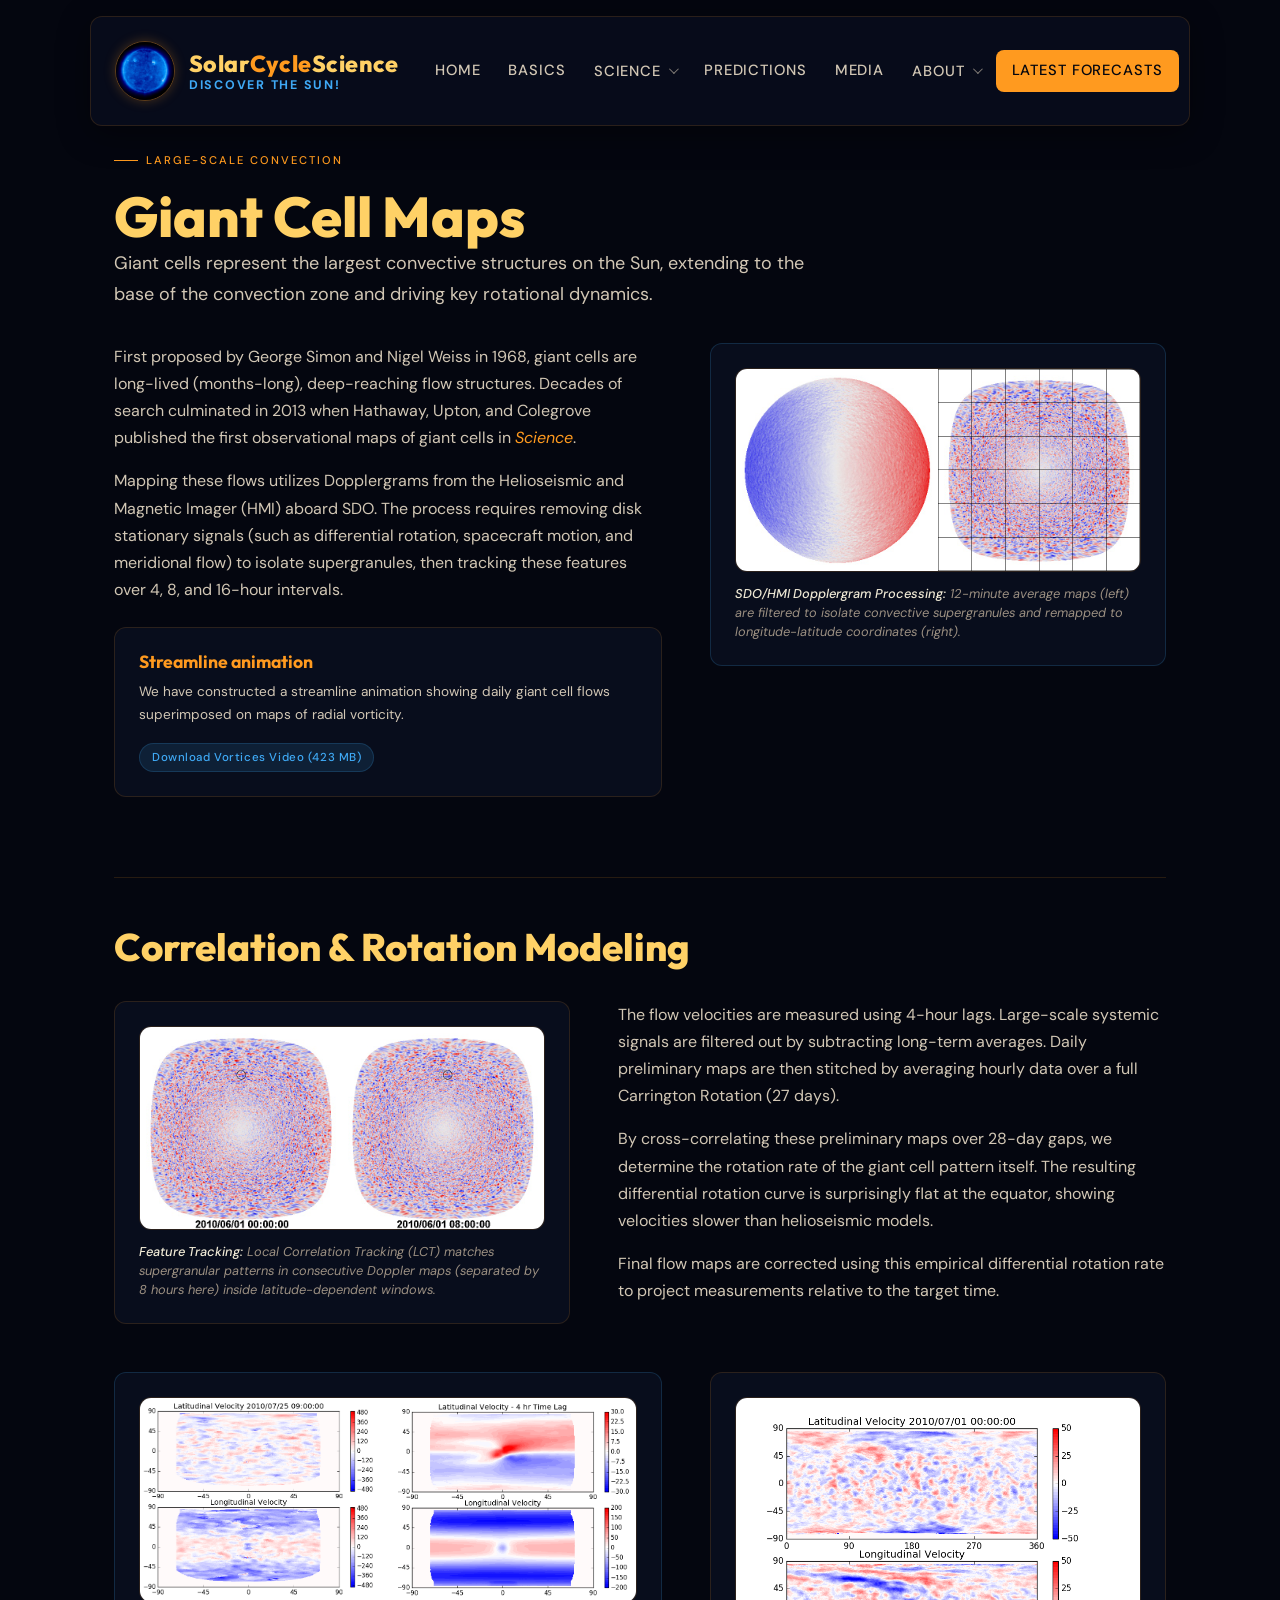
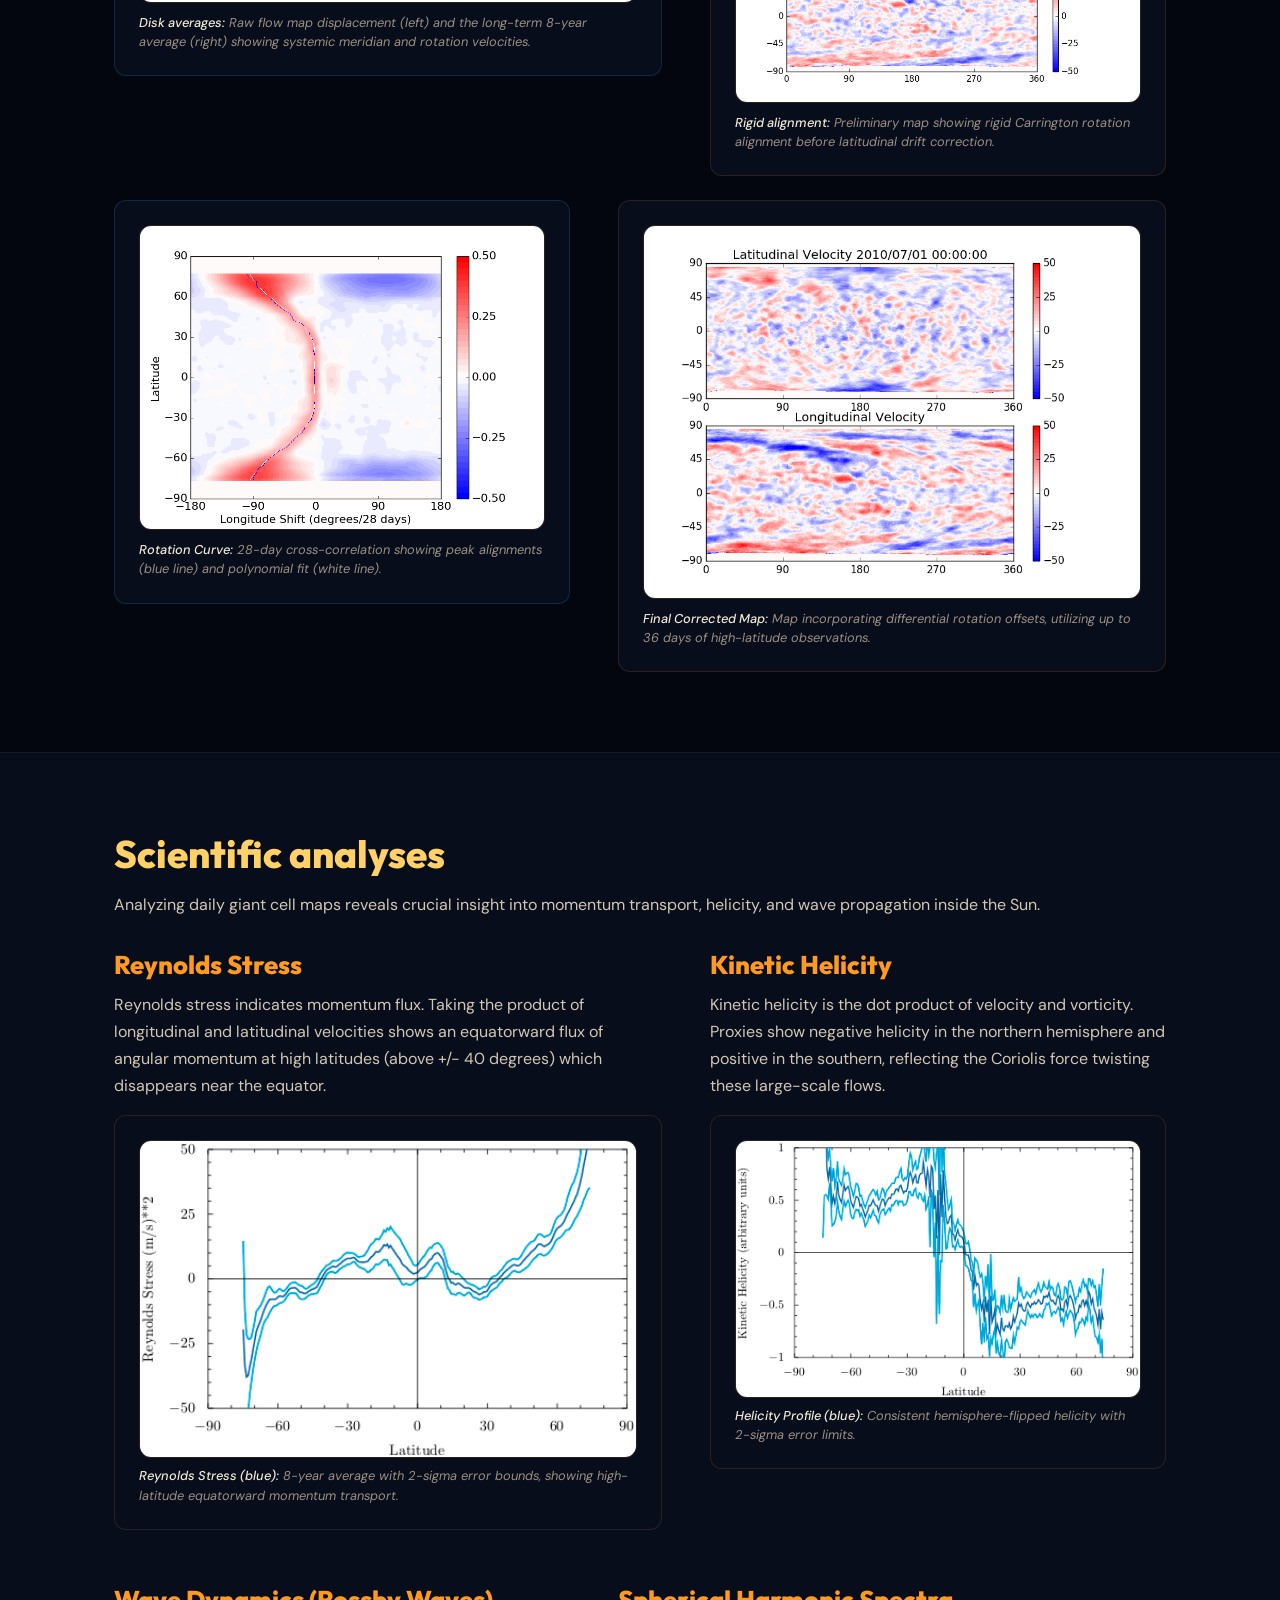
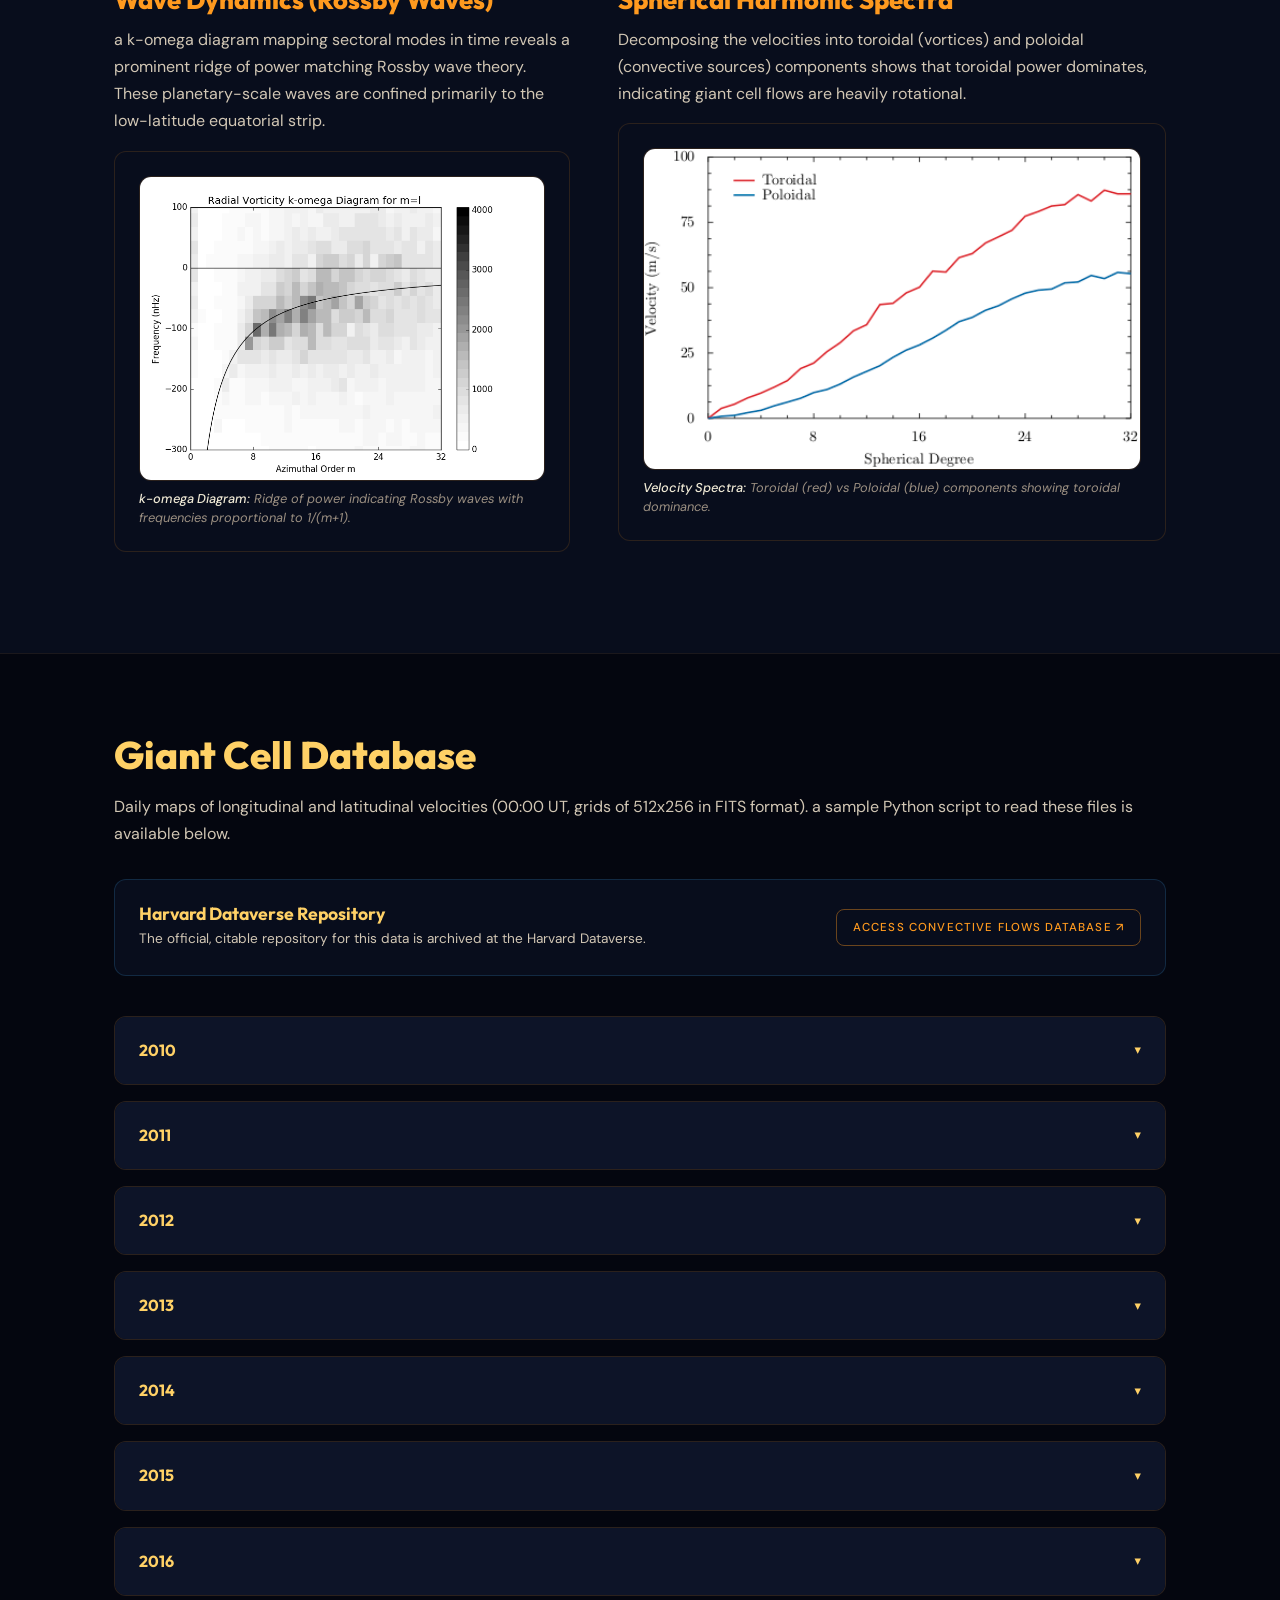
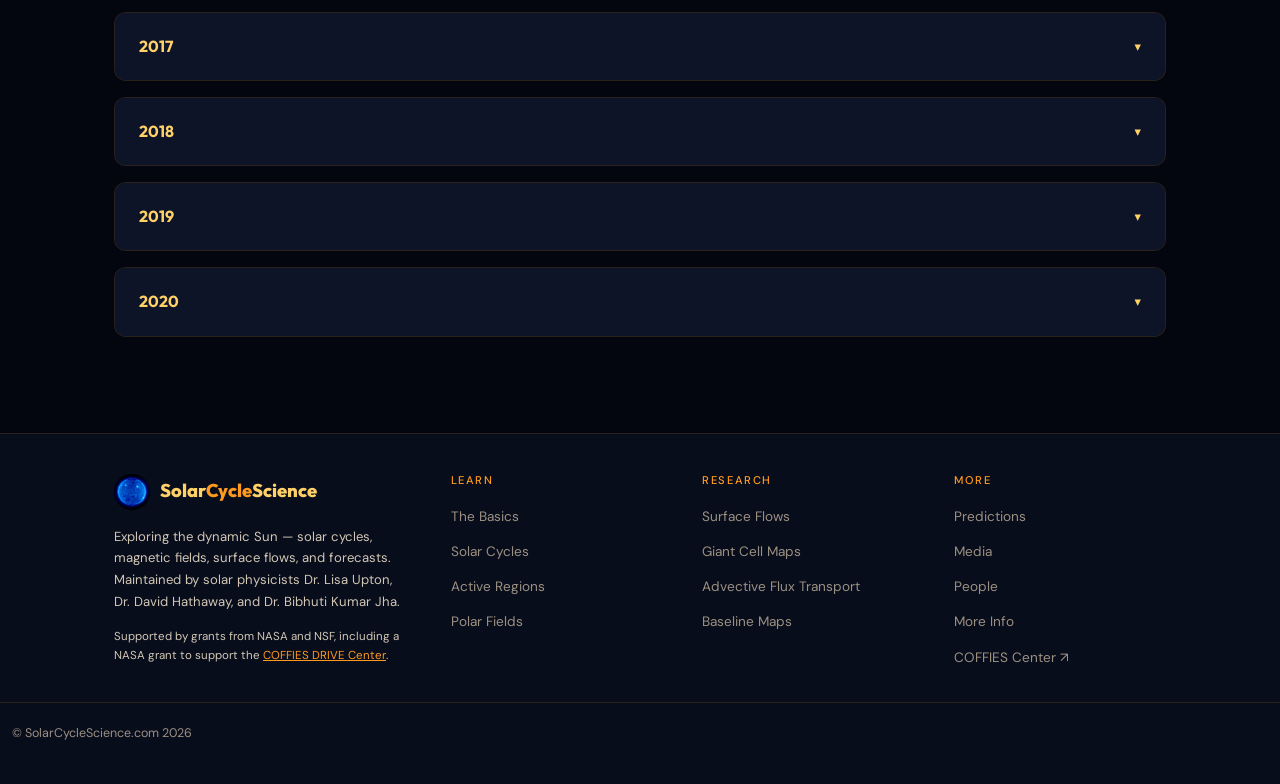
<file: giantcells.html>
<!DOCTYPE html>
<html lang="en">
<head>
<meta charset="utf-8"/>
<meta content="width=device-width, initial-scale=1.0" name="viewport"/>
<title>Giant Cell Maps  —  Solar Cycle Science</title>
<meta content="Discover SDO/HMI mapping of solar giant cells, large-scale interior flows, Reynolds Stress, kinetic helicity, and download daily flow databases." name="description"/>
<link href="bin/sun.ico" rel="icon"/>
<link href="https://fonts.googleapis.com" rel="preconnect"/>
<link crossorigin="" href="https://fonts.gstatic.com" rel="preconnect"/>
<link href="https://fonts.googleapis.com/css2?family=Outfit:wght@400;500;700;800&amp;family=DM+Sans:ital,opsz,wght@0,9..40,300;0,9..40,400;0,9..40,500;1,9..40,400&amp;display=swap" rel="stylesheet"/>
<link href="solarcyclescience.css" rel="stylesheet"/>
<style>
    .gc-grid {
      display: grid;
      grid-template-columns: 1.2fr 1fr;
      gap: 3rem;
      align-items: start;
      margin-top: 2rem;
    }
    .gc-grid--reverse {
      grid-template-columns: 1fr 1.2fr;
    }
    @media (max-width: 900px) {
      .gc-grid,
      .gc-grid--reverse {
        grid-template-columns: 1fr;
        gap: 2rem;
      }
    }
    .db-section {
      background: var(--bg-surface);
      border: 1px solid var(--border);
      border-radius: var(--radius-lg);
      margin-bottom: 1rem;
      overflow: hidden;
    }
    .db-header {
      padding: 1.25rem 1.5rem;
      font-family: var(--font-display);
      font-weight: 700;
      color: var(--corona);
      background: var(--bg-raised);
      cursor: pointer;
      display: flex;
      justify-content: space-between;
      align-items: center;
      user-select: none;
    }
    .db-header::after {
      content: '\25be';
      font-size: 0.8rem;
      transition: transform 0.28s ease;
    }
    .db-section.open .db-header::after {
      transform: rotate(180deg);
    }
    .db-content {
      padding: 0;
      max-height: 0;
      overflow: hidden;
      transition: max-height 0.35s ease-out;
    }
    .db-section.open .db-content {
      padding: 0;
      max-height: 500px;
      overflow-y: visible;
    }
    .month-grid {
      display: grid;
      grid-template-columns: repeat(auto-fill, minmax(75px, 1fr));
      gap: 8px;
      padding: 1.5rem;
    }
    .month-link {
      background: var(--bg-deep);
      border: 1px solid var(--border);
      border-radius: var(--radius-sm);
      color: var(--text-secondary);
      text-align: center;
      padding: 8px 4px;
      font-size: 0.82rem;
      font-family: var(--font-display);
      transition: all 0.2s ease;
    }
    .month-link:hover {
      border-color: var(--gold);
      color: var(--gold);
      background: var(--gold-glow);
    }
  </style>
</head>
<body>
<!-- ── NAVIGATION ── -->
<header>
<nav aria-label="Main navigation" class="site-nav" role="navigation">
<div class="nav-inner">
<!-- Logo -->
<a aria-label="Solar Cycle Science — Home" class="nav-logo" href="index.html" style="display:flex;align-items:center;gap:14px;text-decoration:none;">
<img alt="Solar Cycle Science logo" aria-hidden="true" height="60" src="bin/BlueSun_small.jpg" style="flex-shrink:0;border-radius:50%;display:block;border:1.5px solid rgba(255, 154, 31, 0.35);box-shadow: 0 0 12px rgba(255, 154, 31, 0.25);" width="60"/>
<span style="display:flex;flex-direction:column;gap:2px;">
<span style="font-family:'Outfit',system-ui,sans-serif;font-weight:800;font-size:1.45rem;letter-spacing:0.02em;color:#FFD166;line-height:1.1;">Solar<span style="color:#FF9A1F;">Cycle</span>Science</span>
<span style="font-family:'DM Sans',system-ui,sans-serif;font-size:0.78rem;font-weight:700;letter-spacing:0.14em;text-transform:uppercase;color:#3FA9F5;line-height:1;">Discover the Sun!</span>
</span>
</a>
<!-- Desktop links -->
<ul class="nav-links" id="nav-links">
<li><a href="index.html">Home</a></li>
<li><a href="basics.html">Basics</a></li>
<li class="nav-dropdown" id="dropdown-science">
<button aria-expanded="false" aria-haspopup="true" class="nav-dropdown-toggle">Science <span aria-hidden="true" class="chevron"></span></button>
<ul class="nav-dropdown-menu" role="menu">
<li role="menuitem"><a href="activeregions.html"><span class="nav-dot nav-dot--flare"></span>Active Regions</a></li>
<li role="menuitem"><a href="flows.html"><span class="nav-dot nav-dot--blue"></span>Surface Flows</a></li>
<li role="menuitem"><a href="giantcells.html"><span class="nav-dot nav-dot--blue"></span>Giant Cell Maps</a></li>
<li role="menuitem"><a href="polarfields.html"><span class="nav-dot nav-dot--corona"></span>Polar Fields</a></li>
<li role="menuitem"><a href="solarcycle.html"><span class="nav-dot nav-dot--gold"></span>Solar Cycles</a></li>
<li role="menuitem"><a href="aft.html"><span class="nav-dot nav-dot--gold"></span>Advective Flux Transport</a></li>
<li role="menuitem"><a href="baseline.html"><span class="nav-dot nav-dot--gold"></span>Baseline Maps</a></li>
</ul>
</li>
<li><a href="forecasts.html">Predictions</a></li>
<li><a href="media.html">Media</a></li>
<li class="nav-dropdown" id="dropdown-about">
<button aria-expanded="false" aria-haspopup="true" class="nav-dropdown-toggle">About <span aria-hidden="true" class="chevron"></span></button>
<ul class="nav-dropdown-menu" role="menu">
<li role="menuitem"><a href="people.html"><span class="nav-dot nav-dot--corona"></span>People</a></li>
<li role="menuitem"><a href="more.html"><span class="nav-dot nav-dot--gold"></span>More Info</a></li>
</ul>
</li>
<li><a class="nav-cta" href="forecasts.html">Latest Forecasts</a></li>
</ul>
<!-- ── Hamburger ── -->
<button aria-expanded="false" aria-label="Toggle menu" class="nav-hamburger" id="nav-hamburger">
<span></span><span></span><span></span>
</button>
</div>
</nav>
<!-- Mobile slide-out menu -->
<nav aria-label="Mobile navigation" class="nav-mobile-overlay" id="nav-mobile">
<span class="mobile-section-label">Main</span>
<a class="mobile-nav-item" href="index.html">Home</a>
<a class="mobile-nav-item" href="basics.html">Basics</a>
<a class="mobile-nav-item" href="forecasts.html">Predictions</a>
<a class="mobile-nav-item" href="media.html">Media</a>
<hr class="mobile-divider"/>
<span class="mobile-section-label">Science Topics</span>
<a class="mobile-nav-item" href="activeregions.html"><span class="nav-dot nav-dot--flare"></span> Active Regions</a>
<a class="mobile-nav-item" href="flows.html"><span class="nav-dot nav-dot--blue"></span> Surface Flows</a>
<a class="mobile-nav-item" href="giantcells.html"><span class="nav-dot nav-dot--blue"></span> Giant Cell Maps</a>
<a class="mobile-nav-item" href="polarfields.html"><span class="nav-dot nav-dot--corona"></span> Polar Fields</a>
<a class="mobile-nav-item" href="solarcycle.html"><span class="nav-dot nav-dot--gold"></span> Solar Cycles</a>
<a class="mobile-nav-item" href="aft.html"><span class="nav-dot nav-dot--gold"></span> Advective Flux Transport</a>
<a class="mobile-nav-item" href="baseline.html"><span class="nav-dot nav-dot--gold"></span> Baseline Maps</a>
<hr class="mobile-divider"/>
<span class="mobile-section-label">About</span>
<a class="mobile-nav-item" href="people.html">People</a>
<a class="mobile-nav-item" href="more.html">More Info</a>
</nav>
</header>
<main>
<!-- ── INTRO ── -->
<section class="section" style="padding-bottom: 0;">
<div class="container">
<p class="eyebrow">Large-Scale Convection</p>
<h1>Giant Cell Maps</h1>
<p class="lead">
        Giant cells represent the largest convective structures on the Sun, extending to the base of the convection zone and driving key rotational dynamics.
      </p>
<div class="gc-grid reveal-group">
<div>
<p>
            First proposed by George Simon and Nigel Weiss in 1968, giant cells are long-lived (months-long), deep-reaching flow structures. Decades of search culminated in 2013 when Hathaway, Upton, and Colegrove published the first observational maps of giant cells in <em>Science</em>.
          </p>
<p>
            Mapping these flows utilizes Dopplergrams from the Helioseismic and Magnetic Imager (HMI) aboard SDO. The process requires removing disk stationary signals (such as differential rotation, spacecraft motion, and meridional flow) to isolate supergranules, then tracking these features over 4, 8, and 16-hour intervals.
          </p>
<div class="card" style="margin-top: 1.5rem;">
<h4 style="color: var(--gold); margin-bottom: 0.5rem;">Streamline animation</h4>
<p style="font-size: 0.85rem; margin-bottom: 1rem;">
              We have constructed a streamline animation showing daily giant cell flows superimposed on maps of radial vorticity.
            </p>
<a class="chip chip--blue" href="bin/GiantSolarVorticies.mp4" rel="noopener noreferrer" target="_blank">Download Vortices Video (423 MB)</a>
</div>
</div>
<div>
<div class="card card--blue">
<div class="img-frame">
<img alt="SDO/HMI Dopplergram processing steps" src="bin/DopplerFeatures.jpg"/>
</div>
<p class="caption" style="margin-top: 12px; margin-bottom: 0;">
<strong>SDO/HMI Dopplergram Processing:</strong> 12-minute average maps (left) are filtered to isolate convective supergranules and remapped to longitude-latitude coordinates (right).
            </p>
</div>
</div>
</div>
</div>
</section>
<!-- Cross-correlation & Measurement -->
<section class="section">
<div class="container">
<hr class="divider" style="margin-top: 0; margin-bottom: 3rem;"/>
<h2>Correlation &amp; Rotation Modeling</h2>
<div class="gc-grid gc-grid--reverse reveal-group">
<div>
<div class="card">
<div class="img-frame">
<img alt="Elliptical correlation window mapping" src="bin/LCTDopplerFeaturesMethodVer2.jpg"/>
</div>
<p class="caption" style="margin-top: 12px; margin-bottom: 0;">
<strong>Feature Tracking:</strong> Local Correlation Tracking (LCT) matches supergranular patterns in consecutive Doppler maps (separated by 8 hours here) inside latitude-dependent windows.
            </p>
</div>
</div>
<div>
<p>
            The flow velocities are measured using 4-hour lags. Large-scale systemic signals are filtered out by subtracting long-term averages. Daily preliminary maps are then stitched by averaging hourly data over a full Carrington Rotation (27 days).
          </p>
<p>
            By cross-correlating these preliminary maps over 28-day gaps, we determine the rotation rate of the giant cell pattern itself. The resulting differential rotation curve is surprisingly flat at the equator, showing velocities slower than helioseismic models.
          </p>
<p>
            Final flow maps are corrected using this empirical differential rotation rate to project measurements relative to the target time.
          </p>
</div>
</div>
<!-- additional scientific plots -->
<div class="gc-grid reveal-group" style="margin-top: 3rem;">
<div>
<div class="card card--blue">
<div class="img-frame">
<img alt="Raw flow map vs disk averages" src="bin/DiskAverageFlowsExample_04hr.png"/>
</div>
<p class="caption" style="margin-top: 10px; margin-bottom: 0;">
<strong>Disk averages:</strong> Raw flow map displacement (left) and the long-term 8-year average (right) showing systemic meridian and rotation velocities.
            </p>
</div>
</div>
<div>
<div class="card">
<div class="img-frame">
<img alt="Preliminary rigid rotation map" src="bin/GiantCells20100701.00_04hr_noDR.png"/>
</div>
<p class="caption" style="margin-top: 10px; margin-bottom: 0;">
<strong>Rigid alignment:</strong> Preliminary map showing rigid Carrington rotation alignment before latitudinal drift correction.
            </p>
</div>
</div>
</div>
<div class="gc-grid gc-grid--reverse reveal-group" style="margin-top: 1.5rem;">
<div>
<div class="card card--blue">
<div class="img-frame">
<img alt="Giant cell differential rotation correlation" src="bin/GiantCellCrossCorrelation28dNoDR.png"/>
</div>
<p class="caption" style="margin-top: 10px; margin-bottom: 0;">
<strong>Rotation Curve:</strong> 28-day cross-correlation showing peak alignments (blue line) and polynomial fit (white line).
            </p>
</div>
</div>
<div>
<div class="card">
<div class="img-frame">
<img alt="Final giant cell flow map" src="bin/GiantCells20100701.00_04hr.png"/>
</div>
<p class="caption" style="margin-top: 10px; margin-bottom: 0;">
<strong>Final Corrected Map:</strong> Map incorporating differential rotation offsets, utilizing up to 36 days of high-latitude observations.
            </p>
</div>
</div>
</div>
</div>
</section>
<!-- Flow analyses Section -->
<section class="section" style="background: #080D1C; border-top: 1px solid rgba(255,154,31,0.08); border-bottom: 1px solid rgba(255,154,31,0.08);">
<div class="container">
<h2>Scientific analyses</h2>
<p style="margin-bottom: 2rem;">
        Analyzing daily giant cell maps reveals crucial insight into momentum transport, helicity, and wave propagation inside the Sun.
      </p>
<div class="gc-grid reveal-group">
<div>
<h3 style="color: var(--gold);">Reynolds Stress</h3>
<p>
            Reynolds stress indicates momentum flux. Taking the product of longitudinal and latitudinal velocities shows an equatorward flux of angular momentum at high latitudes (above +/- 40 degrees) which disappears near the equator.
          </p>
<div class="card" style="margin-bottom: 2rem;">
<div class="img-frame">
<img alt="Reynolds Stress profile" src="bin/ReynoldsStressWithErrors.png"/>
</div>
<p class="caption" style="margin-top: 8px; margin-bottom: 0;">
<strong>Reynolds Stress (blue):</strong> 8-year average with 2-sigma error bounds, showing high-latitude equatorward momentum transport.
            </p>
</div>
</div>
<div>
<h3 style="color: var(--gold);">Kinetic Helicity</h3>
<p>
            Kinetic helicity is the dot product of velocity and vorticity. Proxies show negative helicity in the northern hemisphere and positive in the southern, reflecting the Coriolis force twisting these large-scale flows.
          </p>
<div class="card" style="margin-bottom: 2rem;">
<div class="img-frame">
<img alt="Kinetic helicity profile" src="bin/KineticHelicityWithErrors.png"/>
</div>
<p class="caption" style="margin-top: 8px; margin-bottom: 0;">
<strong>Helicity Profile (blue):</strong> Consistent hemisphere-flipped helicity with 2-sigma error limits.
            </p>
</div>
</div>
</div>
<div class="gc-grid gc-grid--reverse reveal-group" style="margin-top: 1.5rem;">
<div>
<h3 style="color: var(--gold);">Wave Dynamics (Rossby Waves)</h3>
<p>
            a k-omega diagram mapping sectoral modes in time reveals a prominent ridge of power matching Rossby wave theory. These planetary-scale waves are confined primarily to the low-latitude equatorial strip.
          </p>
<div class="card">
<div class="img-frame">
<img alt="k-omega diagram of Rossby waves" src="bin/GiantCellVorticity_k_omega_04hrAve.png"/>
</div>
<p class="caption" style="margin-top: 8px; margin-bottom: 0;">
<strong>k-omega Diagram:</strong> Ridge of power indicating Rossby waves with frequencies proportional to 1/(m+1).
            </p>
</div>
</div>
<div>
<h3 style="color: var(--gold);">Spherical Harmonic Spectra</h3>
<p>
            Decomposing the velocities into toroidal (vortices) and poloidal (convective sources) components shows that toroidal power dominates, indicating giant cell flows are heavily rotational.
          </p>
<div class="card" style="margin-bottom: 2rem;">
<div class="img-frame">
<img alt="Spherical harmonic velocity spectra" src="bin/VelocitySpectrum4yrAve_04hr.png"/>
</div>
<p class="caption" style="margin-top: 8px; margin-bottom: 0;">
<strong>Velocity Spectra:</strong> Toroidal (red) vs Poloidal (blue) components showing toroidal dominance.
            </p>
</div>
</div>
</div>
</div>
</section>
<!-- Database Section -->
<section class="section">
<div class="container">
<h2>Giant Cell Database</h2>
<p style="margin-bottom: 2rem;">
        Daily maps of longitudinal and latitudinal velocities (00:00 UT, grids of 512x256 in FITS format). a sample Python script to read these files is available below.
      </p>
<div class="reveal-group">
        <div class="card card--blue" style="margin-bottom: 2.5rem; display: flex; justify-content: space-between; align-items: center; gap: 1.5rem; flex-wrap: wrap;">
          <div>
            <h4 style="color: var(--corona); margin-bottom: 0.25rem;">Harvard Dataverse Repository</h4>
            <p style="font-size: 0.85rem; margin-bottom: 0; color: var(--text-secondary);">
              The official, citable repository for this data is archived at the Harvard Dataverse.
            </p>
          </div>
          <a href="https://dataverse.harvard.edu/dataset.xhtml?persistentId=doi:10.7910/DVN/Y9IAT9" class="btn btn-secondary" style="font-size: 0.72rem; padding: 8px 16px;" target="_blank" rel="noopener noreferrer">Access Convective Flows Database  ↗</a>
        </div>
<div class="db-section">
<div class="db-header" onclick="toggleSection(this)">2010</div>
<div class="db-content">
<div class="month-grid">
<a class="month-link" href="GC_Database/2010_06.zip">Jun</a>
<a class="month-link" href="GC_Database/2010_07.zip">Jul</a>
<a class="month-link" href="GC_Database/2010_08.zip">aug</a>
<a class="month-link" href="GC_Database/2010_09.zip">Sep</a>
<a class="month-link" href="GC_Database/2010_10.zip">Oct</a>
<a class="month-link" href="GC_Database/2010_11.zip">Nov</a>
<a class="month-link" href="GC_Database/2010_12.zip">Dec</a>
</div>
</div>
</div>
<div class="db-section">
<div class="db-header" onclick="toggleSection(this)">2011</div>
<div class="db-content">
<div class="month-grid" id="m-2011"></div>
</div>
</div>
<div class="db-section">
<div class="db-header" onclick="toggleSection(this)">2012</div>
<div class="db-content">
<div class="month-grid" id="m-2012"></div>
</div>
</div>
<div class="db-section">
<div class="db-header" onclick="toggleSection(this)">2013</div>
<div class="db-content">
<div class="month-grid" id="m-2013"></div>
</div>
</div>
<div class="db-section">
<div class="db-header" onclick="toggleSection(this)">2014</div>
<div class="db-content">
<div class="month-grid" id="m-2014"></div>
</div>
</div>
<div class="db-section">
<div class="db-header" onclick="toggleSection(this)">2015</div>
<div class="db-content">
<div class="month-grid" id="m-2015"></div>
</div>
</div>
<div class="db-section">
<div class="db-header" onclick="toggleSection(this)">2016</div>
<div class="db-content">
<div class="month-grid" id="m-2016"></div>
</div>
</div>
<div class="db-section">
<div class="db-header" onclick="toggleSection(this)">2017</div>
<div class="db-content">
<div class="month-grid" id="m-2017"></div>
</div>
</div>
<div class="db-section">
<div class="db-header" onclick="toggleSection(this)">2018</div>
<div class="db-content">
<div class="month-grid" id="m-2018"></div>
</div>
</div>
<div class="db-section">
<div class="db-header" onclick="toggleSection(this)">2019</div>
<div class="db-content">
<div class="month-grid" id="m-2019"></div>
</div>
</div>
<div class="db-section">
<div class="db-header" onclick="toggleSection(this)">2020</div>
<div class="db-content">
<div class="month-grid">
<a class="month-link" href="GC_Database/2020_01.zip">Jan</a>
<a class="month-link" href="GC_Database/2020_02.zip">Feb</a>
</div>
</div>
</div>
</div>
</div>
</section>
</main>
<!-- ── FOOTER ── -->
<footer class="site-footer">
<div class="footer-inner">
<div>
<a class="footer-brand-logo" href="index.html">
<img alt="Solar Cycle Science" src="bin/BlueSun_small.jpg"/>
<span>Solar<em>Cycle</em>Science</span>
</a>
<p class="footer-tagline">
        Exploring the dynamic Sun — solar cycles, magnetic fields, surface flows,
        and forecasts. Maintained by solar physicists Dr. Lisa Upton, Dr. David Hathaway, and Dr. Bibhuti Kumar Jha.
      </p>
<p class="footer-support">
        Supported by grants from NASA and NSF, including a NASA grant to support the
        <a href="https://COFFIES.stanford.edu" rel="noopener noreferrer" target="_blank">COFFIES DRIVE Center</a>.
      </p>
</div>
<div class="footer-col">
<h5>Learn</h5>
<ul>
<li><a href="basics.html">The Basics</a></li>
<li><a href="solarcycle.html">Solar Cycles</a></li>
<li><a href="activeregions.html">Active Regions</a></li>
<li><a href="polarfields.html">Polar Fields</a></li>
</ul>
</div>
<div class="footer-col">
<h5>Research</h5>
<ul>
<li><a href="flows.html">Surface Flows</a></li>
<li><a href="giantcells.html">Giant Cell Maps</a></li>
<li><a href="aft.html">Advective Flux Transport</a></li>
<li><a href="baseline.html">Baseline Maps</a></li>
</ul>
</div>
<div class="footer-col">
<h5>More</h5>
<ul>
<li><a href="forecasts.html">Predictions</a></li>
<li><a href="media.html">Media</a></li>
<li><a href="people.html">People</a></li>
<li><a href="more.html">More Info</a></li>
<li><a href="https://COFFIES.stanford.edu" rel="noopener noreferrer" target="_blank">COFFIES Center ↗</a></li>
</ul>
</div>
</div>
<div class="footer-bottom">
<span>&emsp;© SolarCycleScience.com 2026</span>
</div>
</footer>
<!-- ── JAVASCRIPT ── -->
<script>
const months = ['Jan', 'Feb', 'Mar', 'apr', 'May', 'Jun', 'Jul', 'aug', 'Sep', 'Oct', 'Nov', 'Dec'];
const generateMonths = (year, containerId) => {
  const container = document.getElementById(containerId);
  if (!container) return;
  let html = '';
  months.forEach((m, index) => {
    const num = String(index + 1).padStart(2, '0');
    html += `<a href="GC_Database/${year}_${num}.zip" class="month-link" target="_blank">${m}</a>`;
  });
  container.innerHTML = html;
};
document.addEventListener('DOMContentLoaded', () => {
  for (let y = 2011; y <= 2019; y++) {
    generateMonths(y, `m-${y}`);
  }
});
function toggleSection(header) {
  const section = header.parentElement;
  section.classList.toggle('open');
  const content = section.querySelector('.db-content');
  if (section.classList.contains('open')) {
    content.style.maxHeight = content.scrollHeight + 'px';
  } else {
    content.style.maxHeight = '0px';
  }
}
(function () {
  'use strict';
  /* active link */
  const path = window.location.pathname.replace(/\/$/, '') || '/index.html';
  document.querySelectorAll('.nav-links a, .mobile-nav-item').forEach(link => {
    const href = (link.getAttribute('href') || '').replace(/\/$/, '');
    if (path.endsWith(href) || (path === '/' && href === '/index.html')) {
      link.classList.add('active');
    }
  });
  /* Hamburger */
  const burger = document.getElementById('nav-hamburger');
  const mobileNav = document.getElementById('nav-mobile');
  if (burger && mobileNav) {
    burger.addEventListener('click', () => {
      const open = burger.classList.toggle('open');
      mobileNav.classList.toggle('open', open);
      burger.setAttribute('aria-expanded', String(open));
      document.body.style.overflow = open ? 'hidden' : '';
    });
    mobileNav.querySelectorAll('a').forEach(a => {
      a.addEventListener('click', () => {
        burger.classList.remove('open');
        mobileNav.classList.remove('open');
        burger.setAttribute('aria-expanded', 'false');
        document.body.style.overflow = '';
      });
    });
  }
  /* Dropdowns */
  document.querySelectorAll('.nav-dropdown').forEach(dd => {
    const toggle = dd.querySelector('.nav-dropdown-toggle');
    if (!toggle) return;
    toggle.addEventListener('keydown', e => {
      if (e.key === 'Enter' || e.key === ' ') {
        e.preventDefault();
        const open = dd.classList.toggle('open');
        toggle.setAttribute('aria-expanded', String(open));
      }
      if (e.key === 'Escape') {
        dd.classList.remove('open');
        toggle.setAttribute('aria-expanded', 'false');
        toggle.focus();
      }
    });
    document.addEventListener('click', e => {
      if (!dd.contains(e.target)) {
        dd.classList.remove('open');
        toggle.setAttribute('aria-expanded', 'false');
      }
    });
  });
  /* Scroll reveal */
  const obs = new IntersectionObserver(entries => {
    entries.forEach(e => {
      if (e.isIntersecting) {
        e.target.classList.add('visible');
        obs.unobserve(e.target);
      }
    });
  }, { threshold: 0.1 });
  document.querySelectorAll('.reveal, .reveal-group').forEach(el => obs.observe(el));
  /* Nav border on scroll */
  const nav = document.querySelector('.site-nav');
  if (nav) {
    window.addEventListener('scroll', () => {
      nav.style.borderBottomColor = window.scrollY > 10
        ? 'rgba(255,154,31,0.28)' : 'rgba(255,154,31,0.14)';
    }, { passive: true });
  }
})();
</script>
</body>
</html>
</file>
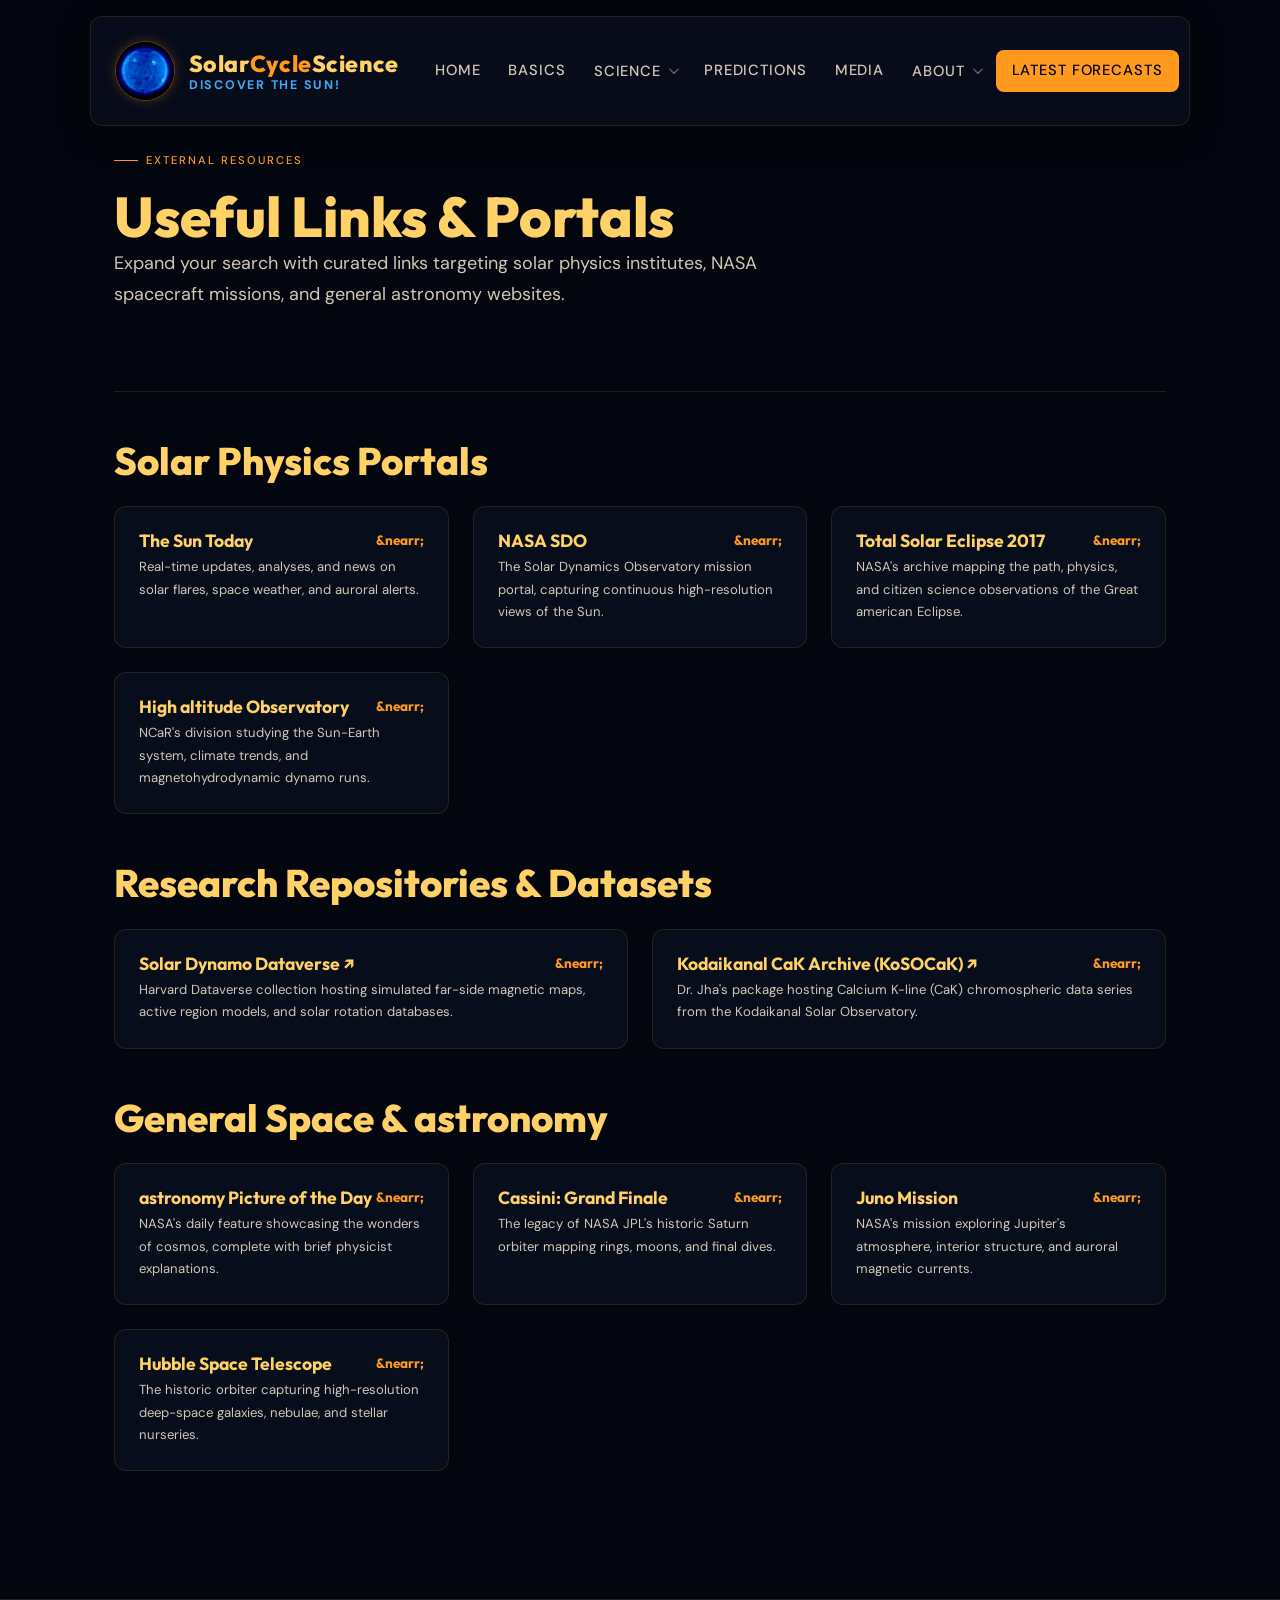
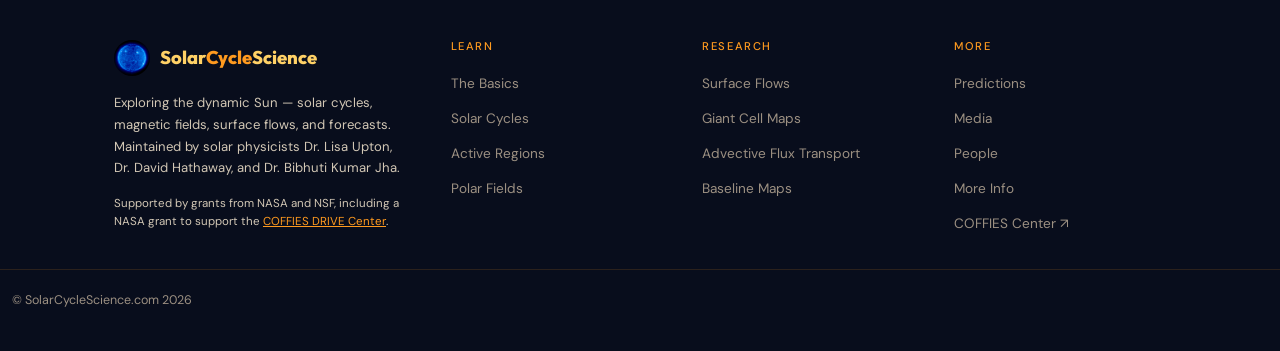
<file: more.html>
<!DOCTYPE html>
<html lang="en">
<head>
<meta charset="utf-8"/>
<meta content="width=device-width, initial-scale=1.0" name="viewport"/>
<title>More Resources  —  Solar Cycle Science</title>
<meta content="Explore additional resources, astronomy links, solar observatories, and space agencies." name="description"/>
<link href="bin/sun.ico" rel="icon"/>
<link href="https://fonts.googleapis.com" rel="preconnect"/>
<link crossorigin="" href="https://fonts.gstatic.com" rel="preconnect"/>
<link href="https://fonts.googleapis.com/css2?family=Outfit:wght@400;500;700;800&amp;family=DM+Sans:ital,opsz,wght@0,9..40,300;0,9..40,400;0,9..40,500;1,9..40,400&amp;display=swap" rel="stylesheet"/>
<link href="solarcyclescience.css" rel="stylesheet"/>
<style>
    .links-grid {
      display: grid;
      grid-template-columns: repeat(auto-fit, minmax(260px, 1fr));
      gap: 1.5rem;
      margin-top: 1.5rem;
      margin-bottom: 3rem;
    }
    .ext-link-card {
      background: var(--bg-surface);
      border: 1px solid var(--border);
      border-radius: var(--radius-lg);
      padding: 1.5rem;
      display: block;
      text-decoration: none;
      transition: all 0.28s ease;
    }
    .ext-link-card:hover {
      border-color: var(--border-hover);
      background: var(--bg-raised);
      transform: translateY(-2px);
    }
    .ext-link-card h4 {
      color: var(--corona);
      margin-bottom: 6px;
      display: flex;
      justify-content: space-between;
      align-items: center;
    }
    .ext-link-card h4::after {
      content: ' &nearr; ';
      font-size: 0.85rem;
      color: var(--gold);
    }
    .ext-link-card p {
      font-size: 0.82rem;
      color: var(--text-secondary);
      margin: 0;
    }
  </style>
</head>
<body>
<!-- ── NAVIGATION ── -->
<header>
<nav aria-label="Main navigation" class="site-nav" role="navigation">
<div class="nav-inner">
<!-- Logo -->
<a aria-label="Solar Cycle Science — Home" class="nav-logo" href="index.html" style="display:flex;align-items:center;gap:14px;text-decoration:none;">
<img alt="Solar Cycle Science logo" aria-hidden="true" height="60" src="bin/BlueSun_small.jpg" style="flex-shrink:0;border-radius:50%;display:block;border:1.5px solid rgba(255, 154, 31, 0.35);box-shadow: 0 0 12px rgba(255, 154, 31, 0.25);" width="60"/>
<span style="display:flex;flex-direction:column;gap:2px;">
<span style="font-family:'Outfit',system-ui,sans-serif;font-weight:800;font-size:1.45rem;letter-spacing:0.02em;color:#FFD166;line-height:1.1;">Solar<span style="color:#FF9A1F;">Cycle</span>Science</span>
<span style="font-family:'DM Sans',system-ui,sans-serif;font-size:0.78rem;font-weight:700;letter-spacing:0.14em;text-transform:uppercase;color:#3FA9F5;line-height:1;">Discover the Sun!</span>
</span>
</a>
<!-- Desktop links -->
<ul class="nav-links" id="nav-links">
<li><a href="index.html">Home</a></li>
<li><a href="basics.html">Basics</a></li>
<li class="nav-dropdown" id="dropdown-science">
<button aria-expanded="false" aria-haspopup="true" class="nav-dropdown-toggle">Science <span aria-hidden="true" class="chevron"></span></button>
<ul class="nav-dropdown-menu" role="menu">
<li role="menuitem"><a href="activeregions.html"><span class="nav-dot nav-dot--flare"></span>Active Regions</a></li>
<li role="menuitem"><a href="flows.html"><span class="nav-dot nav-dot--blue"></span>Surface Flows</a></li>
<li role="menuitem"><a href="giantcells.html"><span class="nav-dot nav-dot--blue"></span>Giant Cell Maps</a></li>
<li role="menuitem"><a href="polarfields.html"><span class="nav-dot nav-dot--corona"></span>Polar Fields</a></li>
<li role="menuitem"><a href="solarcycle.html"><span class="nav-dot nav-dot--gold"></span>Solar Cycles</a></li>
<li role="menuitem"><a href="aft.html"><span class="nav-dot nav-dot--gold"></span>Advective Flux Transport</a></li>
<li role="menuitem"><a href="baseline.html"><span class="nav-dot nav-dot--gold"></span>Baseline Maps</a></li>
</ul>
</li>
<li><a href="forecasts.html">Predictions</a></li>
<li><a href="media.html">Media</a></li>
<li class="nav-dropdown" id="dropdown-about">
<button aria-expanded="false" aria-haspopup="true" class="nav-dropdown-toggle">About <span aria-hidden="true" class="chevron"></span></button>
<ul class="nav-dropdown-menu" role="menu">
<li role="menuitem"><a href="people.html"><span class="nav-dot nav-dot--corona"></span>People</a></li>
<li role="menuitem"><a href="more.html"><span class="nav-dot nav-dot--gold"></span>More Info</a></li>
</ul>
</li>
<li><a class="nav-cta" href="forecasts.html">Latest Forecasts</a></li>
</ul>
<!-- ── Hamburger ── -->
<button aria-expanded="false" aria-label="Toggle menu" class="nav-hamburger" id="nav-hamburger">
<span></span><span></span><span></span>
</button>
</div>
</nav>
<!-- Mobile slide-out menu -->
<nav aria-label="Mobile navigation" class="nav-mobile-overlay" id="nav-mobile">
<span class="mobile-section-label">Main</span>
<a class="mobile-nav-item" href="index.html">Home</a>
<a class="mobile-nav-item" href="basics.html">Basics</a>
<a class="mobile-nav-item" href="forecasts.html">Predictions</a>
<a class="mobile-nav-item" href="media.html">Media</a>
<hr class="mobile-divider"/>
<span class="mobile-section-label">Science Topics</span>
<a class="mobile-nav-item" href="activeregions.html"><span class="nav-dot nav-dot--flare"></span> Active Regions</a>
<a class="mobile-nav-item" href="flows.html"><span class="nav-dot nav-dot--blue"></span> Surface Flows</a>
<a class="mobile-nav-item" href="giantcells.html"><span class="nav-dot nav-dot--blue"></span> Giant Cell Maps</a>
<a class="mobile-nav-item" href="polarfields.html"><span class="nav-dot nav-dot--corona"></span> Polar Fields</a>
<a class="mobile-nav-item" href="solarcycle.html"><span class="nav-dot nav-dot--gold"></span> Solar Cycles</a>
<a class="mobile-nav-item" href="aft.html"><span class="nav-dot nav-dot--gold"></span> Advective Flux Transport</a>
<a class="mobile-nav-item" href="baseline.html"><span class="nav-dot nav-dot--gold"></span> Baseline Maps</a>
<hr class="mobile-divider"/>
<span class="mobile-section-label">About</span>
<a class="mobile-nav-item" href="people.html">People</a>
<a class="mobile-nav-item" href="more.html">More Info</a>
</nav>
</header>
<main>
<!-- ── INTRO ── -->
<section class="section" style="padding-bottom: 0;">
<div class="container">
<p class="eyebrow">External Resources</p>
<h1>Useful Links &amp; Portals</h1>
<p class="lead">
        Expand your search with curated links targeting solar physics institutes, NASA spacecraft missions, and general astronomy websites.
      </p>
</div>
</section>
<!-- Links Section -->
<section class="section">
<div class="container">
<hr class="divider" style="margin-top: 0; margin-bottom: 3rem;"/>
<h2>Solar Physics Portals</h2>
<div class="links-grid reveal-group">
<a class="ext-link-card" href="https://www.thesuntoday.org/" rel="noopener noreferrer" target="_blank">
<h4>The Sun Today</h4>
<p>Real-time updates, analyses, and news on solar flares, space weather, and auroral alerts.</p>
</a>
<a class="ext-link-card" href="https://SDO.gsfc.nasa.gov/" rel="noopener noreferrer" target="_blank">
<h4>NASA SDO</h4>
<p>The Solar Dynamics Observatory mission portal, capturing continuous high-resolution views of the Sun.</p>
</a>
<a class="ext-link-card" href="https://eclipse2017.nasa.gov/" rel="noopener noreferrer" target="_blank">
<h4>Total Solar Eclipse 2017</h4>
<p>NASA's archive mapping the path, physics, and citizen science observations of the Great american Eclipse.</p>
</a>
<a class="ext-link-card" href="https://www2.hao.ucar.edu/" rel="noopener noreferrer" target="_blank">
<h4>High altitude Observatory</h4>
<p>NCaR's division studying the Sun-Earth system, climate trends, and magnetohydrodynamic dynamo runs.</p>
</a>
</div>
      <h2>Research Repositories &amp; Datasets</h2>
      <div class="links-grid reveal-group">
        <a class="ext-link-card" href="https://dataverse.harvard.edu/dataverse/solardynamo" rel="noopener noreferrer" target="_blank">
          <h4>Solar Dynamo Dataverse ↗</h4>
          <p>Harvard Dataverse collection hosting simulated far-side magnetic maps, active region models, and solar rotation databases.</p>
        </a>
        <a class="ext-link-card" href="https://github.com/bibhuraushan/KoSOCaK" rel="noopener noreferrer" target="_blank">
          <h4>Kodaikanal CaK Archive (KoSOCaK) ↗</h4>
          <p>Dr. Jha's package hosting Calcium K-line (CaK) chromospheric data series from the Kodaikanal Solar Observatory.</p>
        </a>
      </div>
      <h2>General Space &amp; astronomy</h2>
      <div class="links-grid reveal-group">
<a class="ext-link-card" href="https://apod.nasa.gov/" rel="noopener noreferrer" target="_blank">
<h4>astronomy Picture of the Day</h4>
<p>NASA's daily feature showcasing the wonders of cosmos, complete with brief physicist explanations.</p>
</a>
<a class="ext-link-card" href="https://saturn.jpl.nasa.gov/" rel="noopener noreferrer" target="_blank">
<h4>Cassini: Grand Finale</h4>
<p>The legacy of NASA JPL's historic Saturn orbiter mapping rings, moons, and final dives.</p>
</a>
<a class="ext-link-card" href="https://www.nasa.gov/mission_pages/juno/main/" rel="noopener noreferrer" target="_blank">
<h4>Juno Mission</h4>
<p>NASA's mission exploring Jupiter's atmosphere, interior structure, and auroral magnetic currents.</p>
</a>
<a class="ext-link-card" href="https://www.nasa.gov/mission_pages/hubble/main/" rel="noopener noreferrer" target="_blank">
<h4>Hubble Space Telescope</h4>
<p>The historic orbiter capturing high-resolution deep-space galaxies, nebulae, and stellar nurseries.</p>
</a>
</div>
</div>
</section>
</main>
<!-- ── FOOTER ── -->
<footer class="site-footer">
<div class="footer-inner">
<div>
<a class="footer-brand-logo" href="index.html">
<img alt="Solar Cycle Science" src="bin/BlueSun_small.jpg"/>
<span>Solar<em>Cycle</em>Science</span>
</a>
<p class="footer-tagline">
        Exploring the dynamic Sun — solar cycles, magnetic fields, surface flows,
        and forecasts. Maintained by solar physicists Dr. Lisa Upton, Dr. David Hathaway, and Dr. Bibhuti Kumar Jha.
      </p>
<p class="footer-support">
        Supported by grants from NASA and NSF, including a NASA grant to support the
        <a href="https://COFFIES.stanford.edu" rel="noopener noreferrer" target="_blank">COFFIES DRIVE Center</a>.
      </p>
</div>
<div class="footer-col">
<h5>Learn</h5>
<ul>
<li><a href="basics.html">The Basics</a></li>
<li><a href="solarcycle.html">Solar Cycles</a></li>
<li><a href="activeregions.html">Active Regions</a></li>
<li><a href="polarfields.html">Polar Fields</a></li>
</ul>
</div>
<div class="footer-col">
<h5>Research</h5>
<ul>
<li><a href="flows.html">Surface Flows</a></li>
<li><a href="giantcells.html">Giant Cell Maps</a></li>
<li><a href="aft.html">Advective Flux Transport</a></li>
<li><a href="baseline.html">Baseline Maps</a></li>
</ul>
</div>
<div class="footer-col">
<h5>More</h5>
<ul>
<li><a href="forecasts.html">Predictions</a></li>
<li><a href="media.html">Media</a></li>
<li><a href="people.html">People</a></li>
<li><a href="more.html">More Info</a></li>
<li><a href="https://COFFIES.stanford.edu" rel="noopener noreferrer" target="_blank">COFFIES Center ↗</a></li>
</ul>
</div>
</div>
<div class="footer-bottom">
<span>&emsp;© SolarCycleScience.com 2026</span>
</div>
</footer>
<!-- ── JAVASCRIPT ── -->
<script>
(function () {
  'use strict';
  /* active link */
  const path = window.location.pathname.replace(/\/$/, '') || '/index.html';
  document.querySelectorAll('.nav-links a, .mobile-nav-item').forEach(link => {
    const href = (link.getAttribute('href') || '').replace(/\/$/, '');
    if (path.endsWith(href) || (path === '/' && href === '/index.html')) {
      link.classList.add('active');
    }
  });
  /* Hamburger */
  const burger = document.getElementById('nav-hamburger');
  const mobileNav = document.getElementById('nav-mobile');
  if (burger && mobileNav) {
    burger.addEventListener('click', () => {
      const open = burger.classList.toggle('open');
      mobileNav.classList.toggle('open', open);
      burger.setAttribute('aria-expanded', String(open));
      document.body.style.overflow = open ? 'hidden' : '';
    });
    mobileNav.querySelectorAll('a').forEach(a => {
      a.addEventListener('click', () => {
        burger.classList.remove('open');
        mobileNav.classList.remove('open');
        burger.setAttribute('aria-expanded', 'false');
        document.body.style.overflow = '';
      });
    });
  }
  /* Dropdowns */
  document.querySelectorAll('.nav-dropdown').forEach(dd => {
    const toggle = dd.querySelector('.nav-dropdown-toggle');
    if (!toggle) return;
    toggle.addEventListener('keydown', e => {
      if (e.key === 'Enter' || e.key === ' ') {
        e.preventDefault();
        const open = dd.classList.toggle('open');
        toggle.setAttribute('aria-expanded', String(open));
      }
      if (e.key === 'Escape') {
        dd.classList.remove('open');
        toggle.setAttribute('aria-expanded', 'false');
        toggle.focus();
      }
    });
    document.addEventListener('click', e => {
      if (!dd.contains(e.target)) {
        dd.classList.remove('open');
        toggle.setAttribute('aria-expanded', 'false');
      }
    });
  });
  /* Scroll reveal */
  const obs = new IntersectionObserver(entries => {
    entries.forEach(e => {
      if (e.isIntersecting) {
        e.target.classList.add('visible');
        obs.unobserve(e.target);
      }
    });
  }, { threshold: 0.1 });
  document.querySelectorAll('.reveal, .reveal-group').forEach(el => obs.observe(el));
  /* Nav border on scroll */
  const nav = document.querySelector('.site-nav');
  if (nav) {
    window.addEventListener('scroll', () => {
      nav.style.borderBottomColor = window.scrollY > 10
        ? 'rgba(255,154,31,0.28)' : 'rgba(255,154,31,0.14)';
    }, { passive: true });
  }
})();
</script>
</body>
</html>
</file>
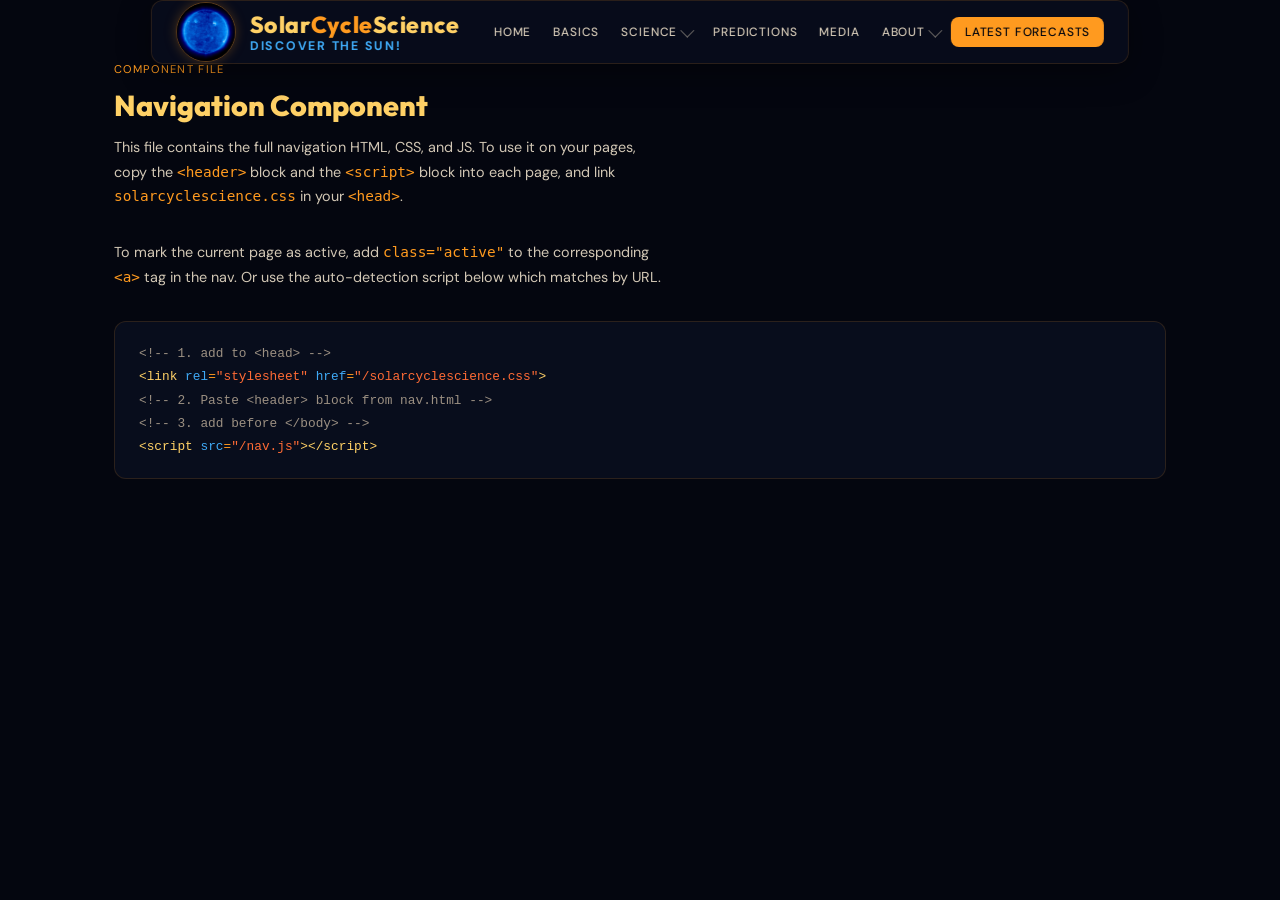
<file: nav.html>
﻿<!DOCTYPE html>
<html lang="en">
<head>
<meta charset="utf-8"/>
<meta content="width=device-width, initial-scale=1.0" name="viewport"/>
<title>Solar Cycle Science  —  Navigation Component</title>
<!-- Fonts -->
<link href="https://fonts.googleapis.com" rel="preconnect"/>
<link crossorigin="" href="https://fonts.gstatic.com" rel="preconnect"/>
<link href="https://fonts.googleapis.com/css2?family=Outfit:wght@400;500;700;800&amp;family=DM+Sans:ital,opsz,wght@0,9..40,300;0,9..40,400;0,9..40,500;1,9..40,400&amp;display=swap" rel="stylesheet"/>
<!-- Global styles (link to your solarcyclescience.css) -->
<!-- <link rel="stylesheet" href="solarcyclescience.css"> -->
<style>
    /* â”€â”€ Inline tokens for standalone preview â”€â”€ */
    :root {
      --bg-deep:      #04060F;
      --bg-surface:   #080D1C;
      --bg-raised:    #0D1428;
      --bg-overlay:   rgba(8, 13, 28, 0.92);
      --gold:         #FF9a1F;
      --gold-dim:     #C46800;
      --gold-glow:    rgba(255, 154, 31, 0.16);
      --corona:       #FFD166;
      --flare:        #FF6B35;
      --magnetism:    #3Fa9F5;
      --text-primary:   #F0EaD6;
      --text-secondary: #D2C7B5;
      --text-tertiary:  #9C9082;
      --border:         rgba(255, 154, 31, 0.14);
      --border-hover:   rgba(255, 154, 31, 0.35);
      --nav-height:     64px;
      --radius-md:      8px;
      --radius-lg:      12px;
      --radius-pill:    999px;
      --font-display:   'Outfit', system-ui, sans-serif;
      --font-body:      'DM Sans', system-ui, sans-serif;
      --ease:           cubic-bezier(0.25, 0.46, 0.45, 0.94);
      --duration:       280ms;
    }
    *, *::before, *::after { box-sizing: border-box; margin: 0; padding: 0; }
    body {
      font-family: var(--font-body);
      background: var(--bg-deep);
      color: var(--text-primary);
      -webkit-font-smoothing: antialiased;
      /* Demo page padding so nav isn't the only thing visible */
      padding-bottom: 80px;
    }
    /* â”€â”€ NaVIGaTION â”€â”€ */
    .site-nav {
      position: fixed;
      top: var(--space-4);
      left: 50%;
      transform: translateX(-50%);
      width: min(calc(100% - var(--space-8)), var(--max-width));
      z-index: 100;
      height: var(--nav-height);
      background: var(--bg-overlay);
      backdrop-filter: blur(16px);
      -webkit-backdrop-filter: blur(16px);
      border: 1px solid var(--border);
      border-radius: var(--radius-lg);
      display: flex;
      align-items: center;
      box-shadow: 0 8px 32px rgba(0, 0, 0, 0.4);
      transition: border-color var(--duration) var(--ease),
                  background var(--duration) var(--ease);
    }
    .nav-inner {
      max-width: 1100px;
      margin-inline: auto;
      padding-inline: 24px;
      height: 100%;
      display: flex;
      align-items: center;
      justify-content: space-between;
      gap: 24px;
    }
    /* Logo */
    .nav-logo {
      font-family: var(--font-display);
      font-weight: 800;
      font-size: 1.05rem;
      letter-spacing: 0.02em;
      color: var(--corona);
      text-decoration: none;
      white-space: nowrap;
      flex-shrink: 0;
    }
    .nav-logo span { color: var(--gold); }
    /* Link list */
    .nav-links {
      display: flex;
      align-items: center;
      gap: 2px;
      list-style: none;
    }
    .nav-links > li { position: relative; }
    .nav-links a,
    .nav-dropdown-toggle {
      font-family: var(--font-body);
      font-size: 0.75rem;
      font-weight: 500;
      letter-spacing: 0.07em;
      text-transform: uppercase;
      color: var(--text-secondary);
      padding: 6px 10px;
      border-radius: var(--radius-md);
      text-decoration: none;
      background: none;
      border: none;
      cursor: pointer;
      display: flex;
      align-items: center;
      gap: 4px;
      transition:
        color var(--duration) var(--ease),
        background var(--duration) var(--ease);
      white-space: nowrap;
    }
    .nav-links a:hover,
    .nav-links a.active,
    .nav-dropdown-toggle:hover,
    .nav-dropdown-toggle.active {
      color: var(--gold);
      background: var(--gold-glow);
    }
    /* Chevron icon for dropdowns */
    .chevron {
      display: inline-block;
      width: 10px;
      height: 10px;
      border-right: 1.5px solid currentColor;
      border-bottom: 1.5px solid currentColor;
      transform: rotate(45deg) translateY(-2px);
      opacity: 0.5;
      transition: transform var(--duration) var(--ease);
      flex-shrink: 0;
    }
    .nav-dropdown.open .chevron,
    .nav-dropdown:focus-within .chevron {
      transform: rotate(-135deg) translateY(-2px);
    }
    /* Dropdown panel */
    .nav-dropdown-menu {
      display: none;
      position: absolute;
      top: calc(100% + 10px);
      left: 50%;
      transform: translateX(-50%);
      min-width: 210px;
      background: var(--bg-surface);
      border: 1px solid var(--border);
      border-radius: var(--radius-lg);
      padding: 6px;
      list-style: none;
      box-shadow: 0 20px 48px rgba(0, 0, 0, 0.7);
      /* triangle pointer */
    }
    .nav-dropdown-menu::before {
      content: '';
      position: absolute;
      top: -5px;
      left: 50%;
      transform: translateX(-50%) rotate(45deg);
      width: 9px;
      height: 9px;
      background: var(--bg-surface);
      border-top: 1px solid var(--border);
      border-left: 1px solid var(--border);
    }
    .nav-dropdown:hover .nav-dropdown-menu,
    .nav-dropdown.open .nav-dropdown-menu {
      display: block;
    }
    .nav-dropdown-menu li a {
      font-size: 0.82rem;
      letter-spacing: 0.04em;
      text-transform: none;
      padding: 8px 14px;
      border-radius: 6px;
      color: var(--text-secondary);
      display: flex;
      align-items: center;
      gap: 10px;
    }
    .nav-dropdown-menu li a:hover {
      color: var(--gold);
      background: var(--gold-glow);
    }
    /* Dot category indicator */
    .nav-dot {
      width: 6px;
      height: 6px;
      border-radius: 50%;
      flex-shrink: 0;
    }
    .nav-dot--gold     { background: var(--gold); }
    .nav-dot--blue     { background: var(--magnetism); }
    .nav-dot--flare    { background: var(--flare); }
    .nav-dot--corona   { background: var(--corona); }
    /* active page indicator */
    .nav-active-indicator {
      position: absolute;
      bottom: -1px;
      left: 50%;
      transform: translateX(-50%);
      width: 20px;
      height: 2px;
      background: var(--gold);
      border-radius: 1px;
      opacity: 0;
      transition: opacity var(--duration) var(--ease);
    }
    .nav-links a.active ~ .nav-active-indicator { opacity: 1; }
    /* CTa button in nav */
    .nav-cta {
      font-family: var(--font-body);
      font-size: 0.72rem;
      font-weight: 500;
      letter-spacing: 0.1em;
      text-transform: uppercase;
      color: var(--bg-deep) !important;
      background: var(--gold) !important;
      border-radius: var(--radius-md);
      padding: 7px 14px !important;
      transition:
        background var(--duration) var(--ease),
        transform 120ms var(--ease) !important;
    }
    .nav-cta:hover {
      background: var(--corona) !important;
      color: var(--bg-deep) !important;
      transform: scale(1.02);
    }
    /* Hamburger */
    .nav-hamburger {
      display: none;
      background: none;
      border: 1px solid var(--border);
      border-radius: var(--radius-md);
      padding: 8px 10px;
      cursor: pointer;
      flex-direction: column;
      gap: 4px;
      align-items: center;
      justify-content: center;
    }
    .nav-hamburger span {
      display: block;
      width: 18px;
      height: 1.5px;
      background: var(--text-secondary);
      border-radius: 1px;
      transition:
        transform var(--duration) var(--ease),
        opacity var(--duration) var(--ease);
    }
    .nav-hamburger.open span:nth-child(1) { transform: translateY(5.5px) rotate(45deg); }
    .nav-hamburger.open span:nth-child(2) { opacity: 0; }
    .nav-hamburger.open span:nth-child(3) { transform: translateY(-5.5px) rotate(-45deg); }
    /* Mobile overlay */
    .nav-mobile-overlay {
      display: none;
      position: fixed;
      top: var(--nav-height);
      left: 0;
      right: 0;
      bottom: 0;
      background: var(--bg-deep);
      padding: 20px 24px;
      overflow-y: auto;
      flex-direction: column;
      gap: 4px;
      z-index: 99;
      border-top: 1px solid var(--border);
    }
    .nav-mobile-overlay.open { display: flex; }
    .mobile-nav-item {
      font-size: 1rem;
      font-weight: 500;
      color: var(--text-secondary);
      text-decoration: none;
      padding: 12px 16px;
      border-radius: var(--radius-md);
      display: flex;
      align-items: center;
      gap: 10px;
      transition:
        color var(--duration) var(--ease),
        background var(--duration) var(--ease);
    }
    .mobile-nav-item:hover, .mobile-nav-item.active {
      color: var(--gold);
      background: var(--gold-glow);
    }
    .mobile-section-label {
      font-size: 0.65rem;
      letter-spacing: 0.16em;
      text-transform: uppercase;
      color: var(--text-tertiary);
      padding: 16px 16px 6px;
    }
    .mobile-divider {
      border: none;
      border-top: 1px solid var(--border);
      margin-block: 8px;
    }
    /* â”€â”€ DEMO PaGE CONTENT â”€â”€ */
    .demo-body {
      max-width: 1100px;
      margin-inline: auto;
      padding: 60px 24px;
    }
    .demo-title {
      font-family: var(--font-display);
      font-size: 1.8rem;
      font-weight: 800;
      color: var(--corona);
      margin-bottom: 12px;
    }
    .demo-note {
      font-size: 0.9rem;
      color: var(--text-secondary);
      line-height: 1.7;
      max-width: 55ch;
      margin-bottom: 32px;
    }
    .demo-code {
      background: var(--bg-surface);
      border: 1px solid var(--border);
      border-radius: var(--radius-lg);
      padding: 20px 24px;
      font-family: 'Courier New', monospace;
      font-size: 0.8rem;
      color: var(--gold);
      line-height: 1.8;
      overflow-x: auto;
      white-space: pre;
    }
    .demo-code .c { color: var(--text-tertiary); }
    .demo-code .t { color: var(--corona); }
    .demo-code .s { color: var(--magnetism); }
    .demo-code .a { color: var(--flare); }
  </style>
</head>
<body>
<!-- â•â•â•â•â•â•â•â•â•â•â•â•â•â•â•â•â•â•â•â•â•â•â•â•â•â•â•â•â•â•â•â•â•â•â•â•â•â•â•â•â•â•
     NaVIGaTION COMPONENT
     Copy everything between these comments
     into each page of your site.
â•â•â•â•â•â•â•â•â•â•â•â•â•â•â•â•â•â•â•â•â•â•â•â•â•â•â•â•â•â•â•â•â•â•â•â•â•â•â•â•â•â• -->
<header>
<nav aria-label="Main navigation" class="site-nav" role="navigation">
<div class="nav-inner">
<!-- Logo -->
<a aria-label="Solar Cycle Science — Home" class="nav-logo" href="index.html" style="display:flex;align-items:center;gap:14px;text-decoration:none;">
<img alt="Solar Cycle Science logo" aria-hidden="true" height="60" src="bin/BlueSun_small.jpg" style="flex-shrink:0;border-radius:50%;display:block;border:1.5px solid rgba(255, 154, 31, 0.35);box-shadow: 0 0 12px rgba(255, 154, 31, 0.25);" width="60"/>
<span style="display:flex;flex-direction:column;gap:2px;">
<span style="font-family:'Outfit',system-ui,sans-serif;font-weight:800;font-size:1.45rem;letter-spacing:0.02em;color:#FFD166;line-height:1.1;">Solar<span style="color:#FF9A1F;">Cycle</span>Science</span>
<span style="font-family:'DM Sans',system-ui,sans-serif;font-size:0.78rem;font-weight:700;letter-spacing:0.14em;text-transform:uppercase;color:#3FA9F5;line-height:1;">Discover the Sun!</span>
</span>
</a>
<!-- Desktop links -->
<ul class="nav-links" id="nav-links">
<li><a href="index.html">Home</a></li>
<li><a href="basics.html">Basics</a></li>
<li class="nav-dropdown" id="dropdown-science">
<button aria-expanded="false" aria-haspopup="true" class="nav-dropdown-toggle">Science <span aria-hidden="true" class="chevron"></span></button>
<ul class="nav-dropdown-menu" role="menu">
<li role="menuitem"><a href="activeregions.html"><span class="nav-dot nav-dot--flare"></span>Active Regions</a></li>
<li role="menuitem"><a href="flows.html"><span class="nav-dot nav-dot--blue"></span>Surface Flows</a></li>
<li role="menuitem"><a href="giantcells.html"><span class="nav-dot nav-dot--blue"></span>Giant Cell Maps</a></li>
<li role="menuitem"><a href="polarfields.html"><span class="nav-dot nav-dot--corona"></span>Polar Fields</a></li>
<li role="menuitem"><a href="solarcycle.html"><span class="nav-dot nav-dot--gold"></span>Solar Cycles</a></li>
<li role="menuitem"><a href="aft.html"><span class="nav-dot nav-dot--gold"></span>Advective Flux Transport</a></li>
<li role="menuitem"><a href="baseline.html"><span class="nav-dot nav-dot--gold"></span>Baseline Maps</a></li>
</ul>
</li>
<li><a href="forecasts.html">Predictions</a></li>
<li><a href="media.html">Media</a></li>
<li class="nav-dropdown" id="dropdown-about">
<button aria-expanded="false" aria-haspopup="true" class="nav-dropdown-toggle">About <span aria-hidden="true" class="chevron"></span></button>
<ul class="nav-dropdown-menu" role="menu">
<li role="menuitem"><a href="people.html"><span class="nav-dot nav-dot--corona"></span>People</a></li>
<li role="menuitem"><a href="more.html"><span class="nav-dot nav-dot--gold"></span>More Info</a></li>
</ul>
</li>
<li><a class="nav-cta" href="forecasts.html">Latest Forecasts</a></li>
</ul>
<!-- Hamburger (mobile) -->
<button aria-expanded="false" aria-label="Toggle menu" class="nav-hamburger" id="nav-hamburger">
<span></span><span></span><span></span>
</button>
</div>
</nav>
<!-- Mobile slide-out menu -->
<nav aria-label="Mobile navigation" class="nav-mobile-overlay" id="nav-mobile">
<span class="mobile-section-label">Main</span>
<a class="mobile-nav-item" href="index.html">Home</a>
<a class="mobile-nav-item" href="basics.html">Basics</a>
<a class="mobile-nav-item" href="forecasts.html">Predictions</a>
<a class="mobile-nav-item" href="media.html">Media</a>
<hr class="mobile-divider"/>
<span class="mobile-section-label">Science Topics</span>
<a class="mobile-nav-item" href="activeregions.html"><span class="nav-dot nav-dot--flare"></span> Active Regions</a>
<a class="mobile-nav-item" href="flows.html"><span class="nav-dot nav-dot--blue"></span> Surface Flows</a>
<a class="mobile-nav-item" href="giantcells.html"><span class="nav-dot nav-dot--blue"></span> Giant Cell Maps</a>
<a class="mobile-nav-item" href="polarfields.html"><span class="nav-dot nav-dot--corona"></span> Polar Fields</a>
<a class="mobile-nav-item" href="solarcycle.html"><span class="nav-dot nav-dot--gold"></span> Solar Cycles</a>
<a class="mobile-nav-item" href="aft.html"><span class="nav-dot nav-dot--gold"></span> Advective Flux Transport</a>
<a class="mobile-nav-item" href="baseline.html"><span class="nav-dot nav-dot--gold"></span> Baseline Maps</a>
<hr class="mobile-divider"/>
<span class="mobile-section-label">About</span>
<a class="mobile-nav-item" href="people.html">People</a>
<a class="mobile-nav-item" href="more.html">More Info</a>
</nav>
</header>
<!-- â•â•â•â•â•â•â•â•â•â•â•â•â•â•â•â•â•â•â•â•â•â•â•â•â•â•â•â•â•â•â•â•â•â•â•â•â•â•â•â•â•â•
     END NaVIGaTION COMPONENT
â•â•â•â•â•â•â•â•â•â•â•â•â•â•â•â•â•â•â•â•â•â•â•â•â•â•â•â•â•â•â•â•â•â•â•â•â•â•â•â•â•â• -->
<!-- â”€â”€ DEMO PaGE CONTENT (remove from your pages) â”€â”€ -->
<main class="demo-body">
<p class="demo-note" style="font-size:0.7rem; letter-spacing:0.12em; text-transform:uppercase; color:#FF9a1F; margin-bottom:8px;">Component file</p>
<h1 class="demo-title">Navigation Component</h1>
<p class="demo-note">
    This file contains the full navigation HTML, CSS, and JS.
    To use it on your pages, copy the <code style="color:var(--gold)">&lt;header&gt;</code> block and the
    <code style="color:var(--gold)">&lt;script&gt;</code> block into each page, and link
    <code style="color:var(--gold)">solarcyclescience.css</code> in your <code style="color:var(--gold)">&lt;head&gt;</code>.
  </p>
<p class="demo-note">
    To mark the current page as active, add <code style="color:var(--gold)">class="active"</code>
    to the corresponding <code style="color:var(--gold)">&lt;a&gt;</code> tag in the nav.
    Or use the auto-detection script below which matches by URL.
  </p>
<div class="demo-code"><span class="c">&lt;!-- 1. add to &lt;head&gt; --&gt;</span>
<span class="t">&lt;link</span> <span class="s">rel</span>=<span class="a">"stylesheet"</span> <span class="s">href</span>=<span class="a">"/solarcyclescience.css"</span><span class="t">&gt;</span>
<span class="c">&lt;!-- 2. Paste &lt;header&gt; block from nav.html --&gt;</span>
<span class="c">&lt;!-- 3. add before &lt;/body&gt; --&gt;</span>
<span class="t">&lt;script</span> <span class="s">src</span>=<span class="a">"/nav.js"</span><span class="t">&gt;&lt;/script&gt;</span></div>
</main>
<!-- â•â•â•â•â•â•â•â•â•â•â•â•â•â•â•â•â•â•â•â•â•â•â•â•â•â•â•â•â•â•â•â•â•â•â•â•â•â•â•â•â•â•
     NaVIGaTION JaVaSCRIPT
     Save this as nav.js and link from each page
â•â•â•â•â•â•â•â•â•â•â•â•â•â•â•â•â•â•â•â•â•â•â•â•â•â•â•â•â•â•â•â•â•â•â•â•â•â•â•â•â•â• -->
<script>
(function () {
  'use strict';
  /* â”€â”€ active link detection â”€â”€ */
  const currentPath = window.location.pathname.replace(/\/$/, '') || '/index.html';
  document.querySelectorAll('.nav-links a, .mobile-nav-item').forEach(link => {
    const href = link.getAttribute('href');
    if (!href) return;
    const linkPath = href.replace(/\/$/, '');
    if (currentPath.endsWith(linkPath) || (currentPath === '/' && linkPath === '/index.html')) {
      link.classList.add('active');
    }
  });
  /* â”€â”€ Hamburger toggle â”€â”€ */
  const hamburger = document.getElementById('nav-hamburger');
  const mobileNav = document.getElementById('nav-mobile');
  if (hamburger && mobileNav) {
    hamburger.addEventListener('click', () => {
      const isOpen = hamburger.classList.toggle('open');
      mobileNav.classList.toggle('open', isOpen);
      hamburger.setAttribute('aria-expanded', String(isOpen));
      document.body.style.overflow = isOpen ? 'hidden' : '';
    });
    /* Close mobile menu on link click */
    mobileNav.querySelectorAll('a').forEach(link => {
      link.addEventListener('click', () => {
        hamburger.classList.remove('open');
        mobileNav.classList.remove('open');
        hamburger.setAttribute('aria-expanded', 'false');
        document.body.style.overflow = '';
      });
    });
  }
  /* â”€â”€ Desktop dropdowns â”€â”€ */
  document.querySelectorAll('.nav-dropdown').forEach(dropdown => {
    const toggle = dropdown.querySelector('.nav-dropdown-toggle');
    if (!toggle) return;
    /* Keyboard accessibility */
    toggle.addEventListener('keydown', e => {
      if (e.key === 'Enter' || e.key === ' ') {
        e.preventDefault();
        const isOpen = dropdown.classList.toggle('open');
        toggle.setAttribute('aria-expanded', String(isOpen));
      }
      if (e.key === 'Escape') {
        dropdown.classList.remove('open');
        toggle.setAttribute('aria-expanded', 'false');
        toggle.focus();
      }
    });
    /* Close on outside click */
    document.addEventListener('click', e => {
      if (!dropdown.contains(e.target)) {
        dropdown.classList.remove('open');
        toggle.setAttribute('aria-expanded', 'false');
      }
    });
  });
  /* â”€â”€ Scroll reveal â”€â”€ */
  const obs = new IntersectionObserver(
    entries => entries.forEach(e => {
      if (e.isIntersecting) {
        e.target.classList.add('visible');
        obs.unobserve(e.target);
      }
    }),
    { threshold: 0.12 }
  );
  document.querySelectorAll('.reveal, .reveal-group').forEach(el => obs.observe(el));
  /* â”€â”€ Nav shadow on scroll â”€â”€ */
  const nav = document.querySelector('.site-nav');
  if (nav) {
    window.addEventListener('scroll', () => {
      nav.style.borderBottomColor = window.scrollY > 10
        ? 'rgba(255, 154, 31, 0.25)'
        : 'rgba(255, 154, 31, 0.14)';
    }, { passive: true });
  }
})();
</script>
</body>
</html>
</file>
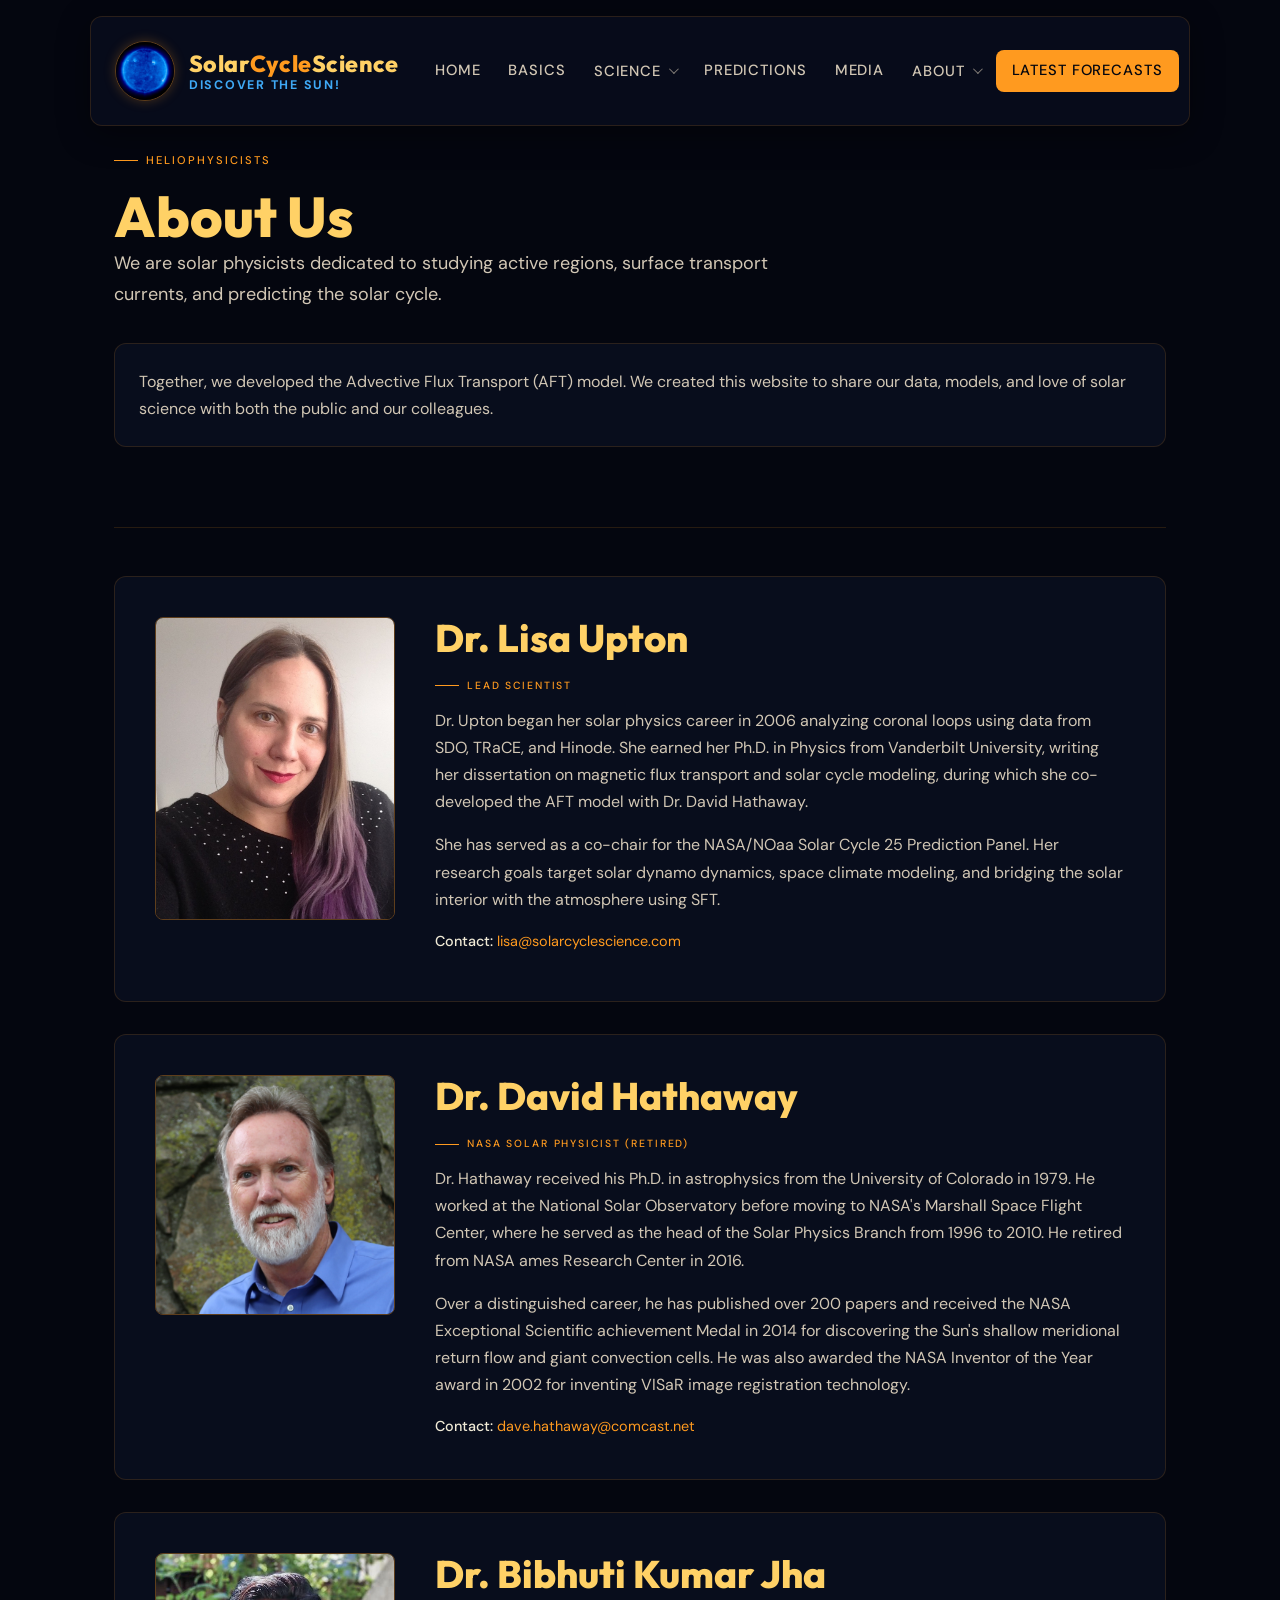
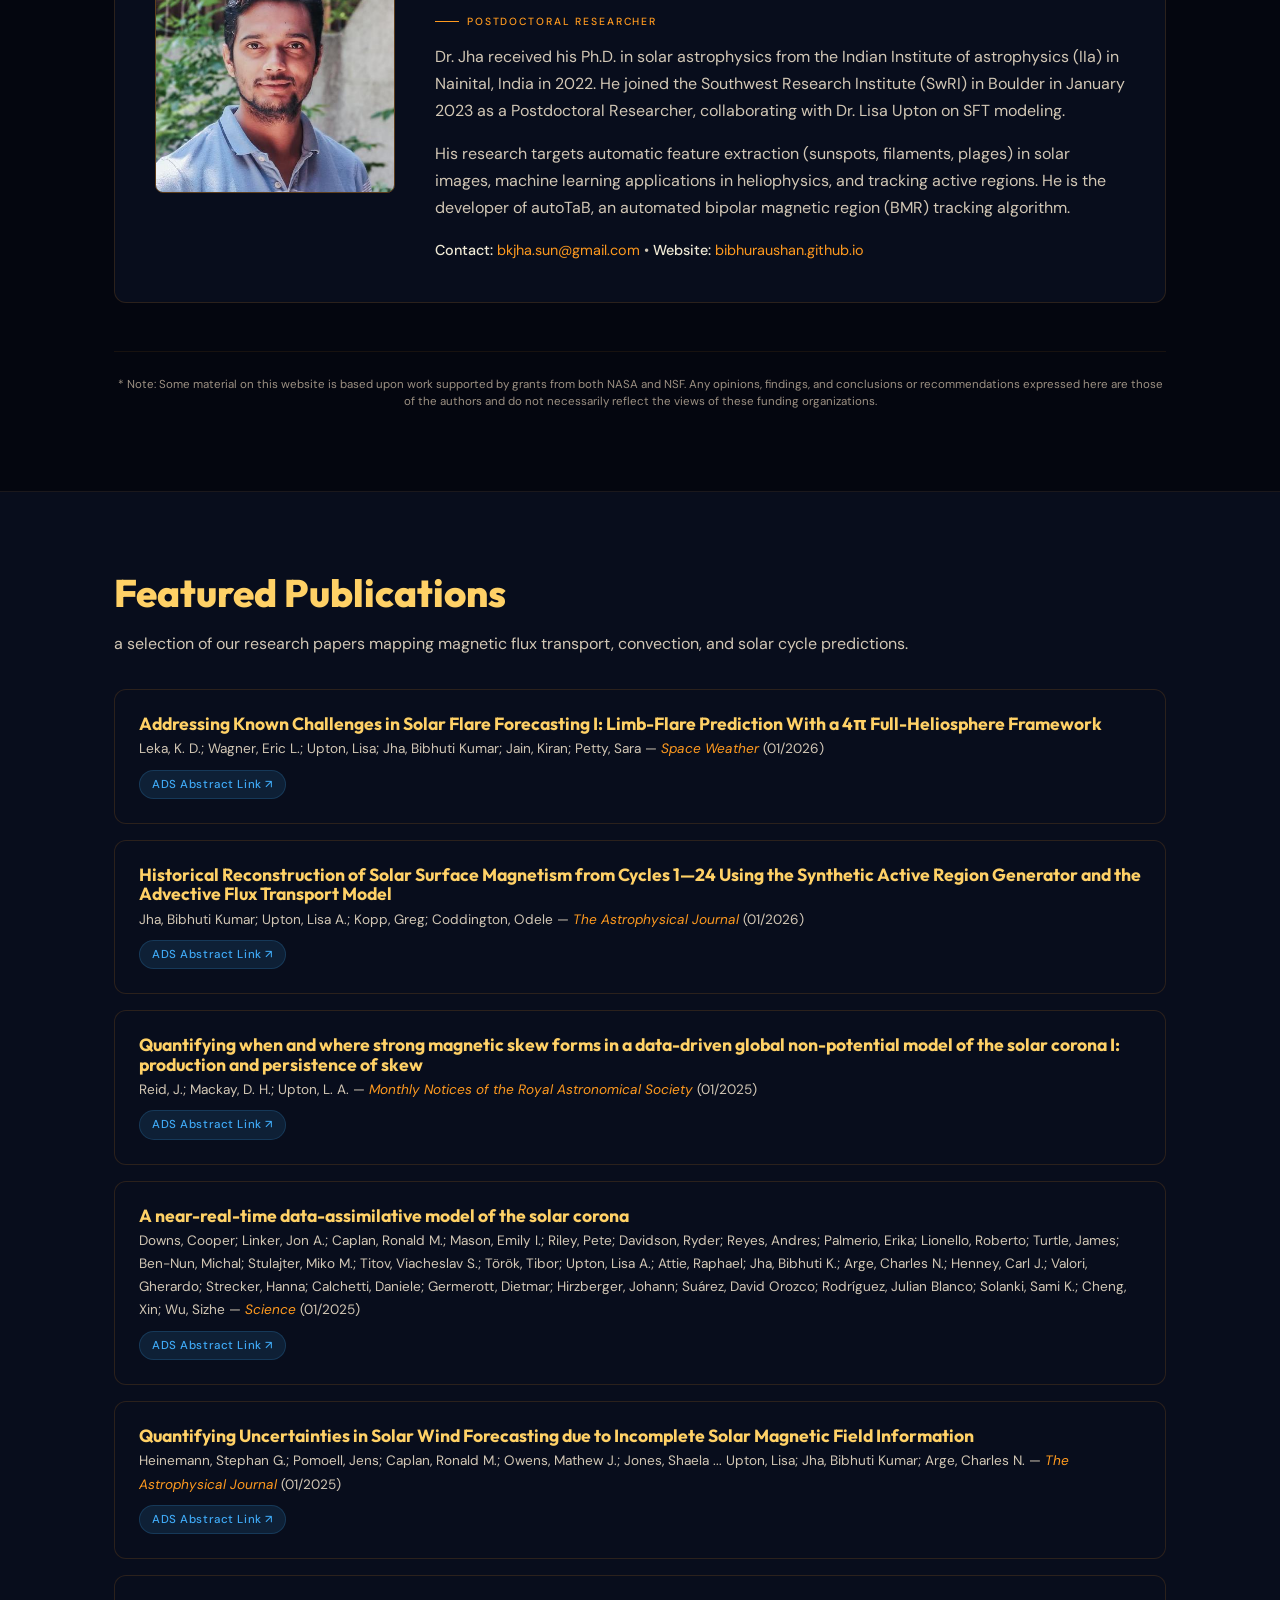
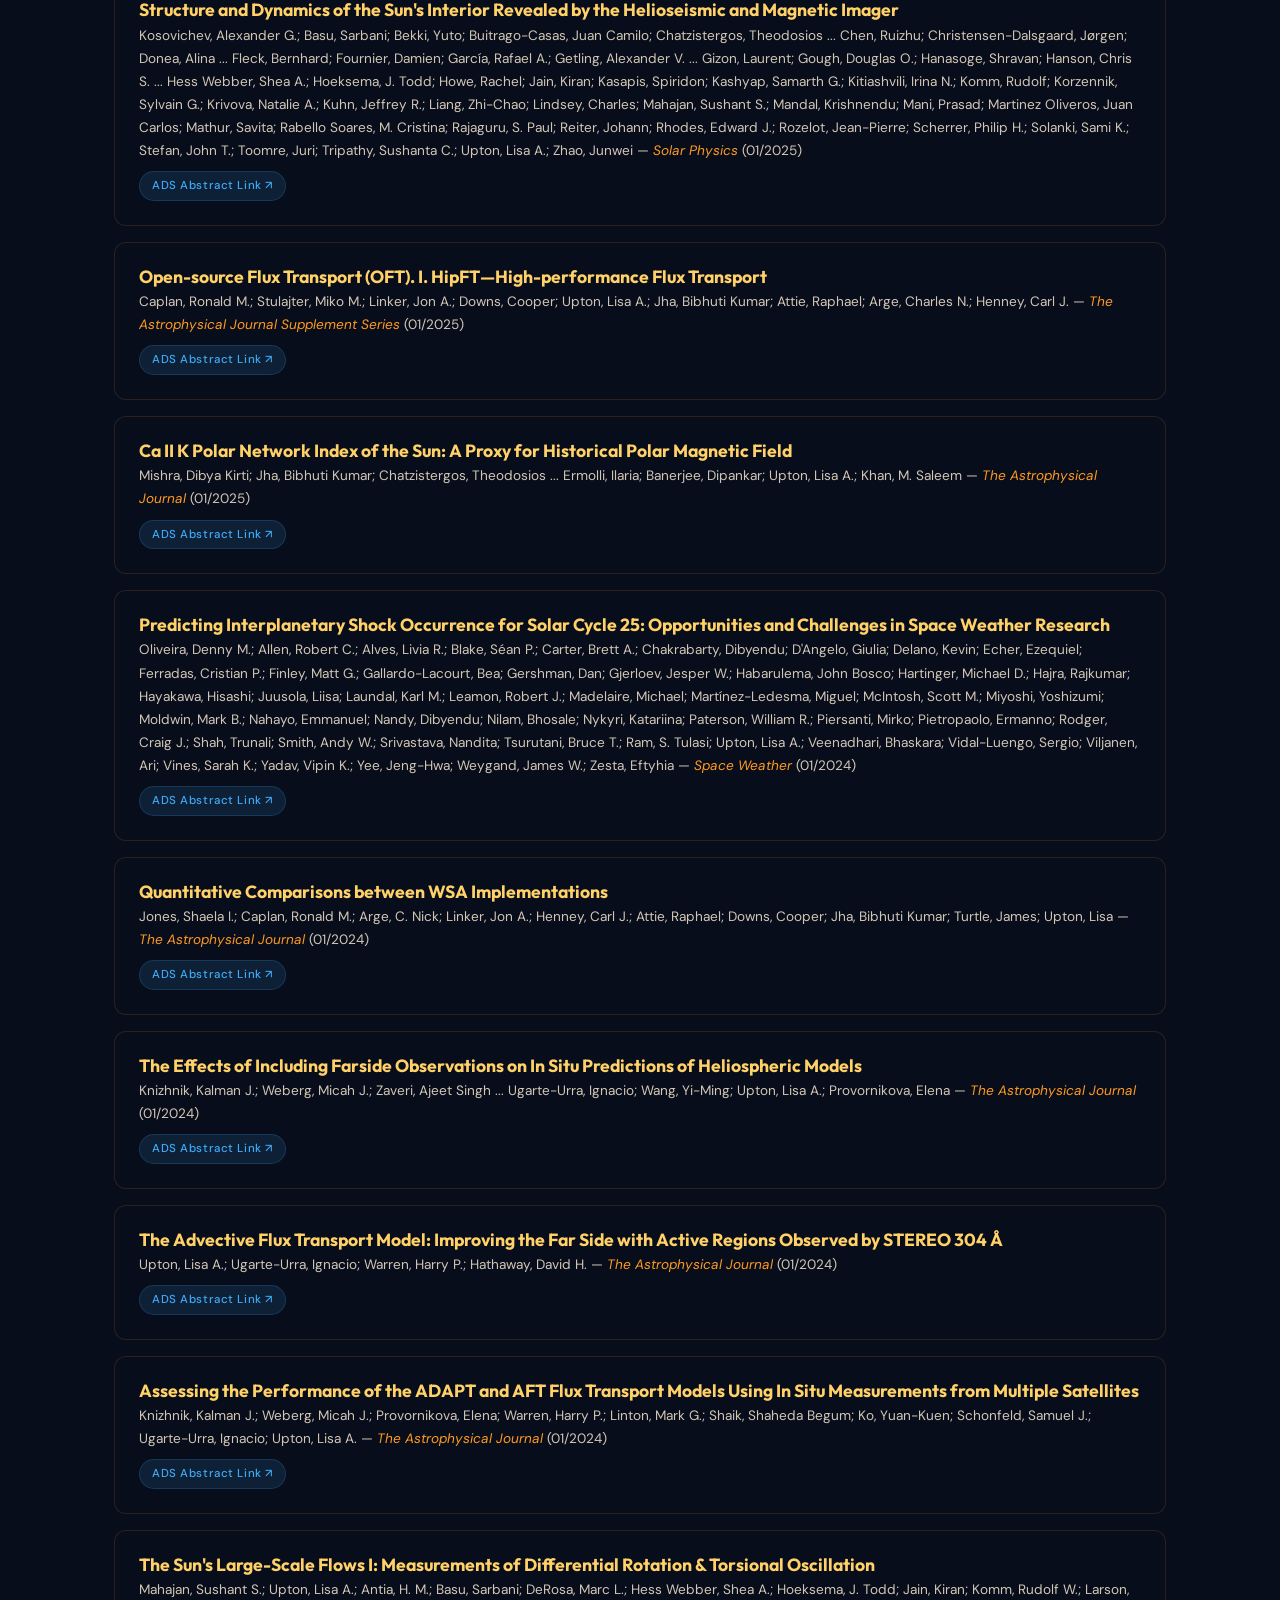
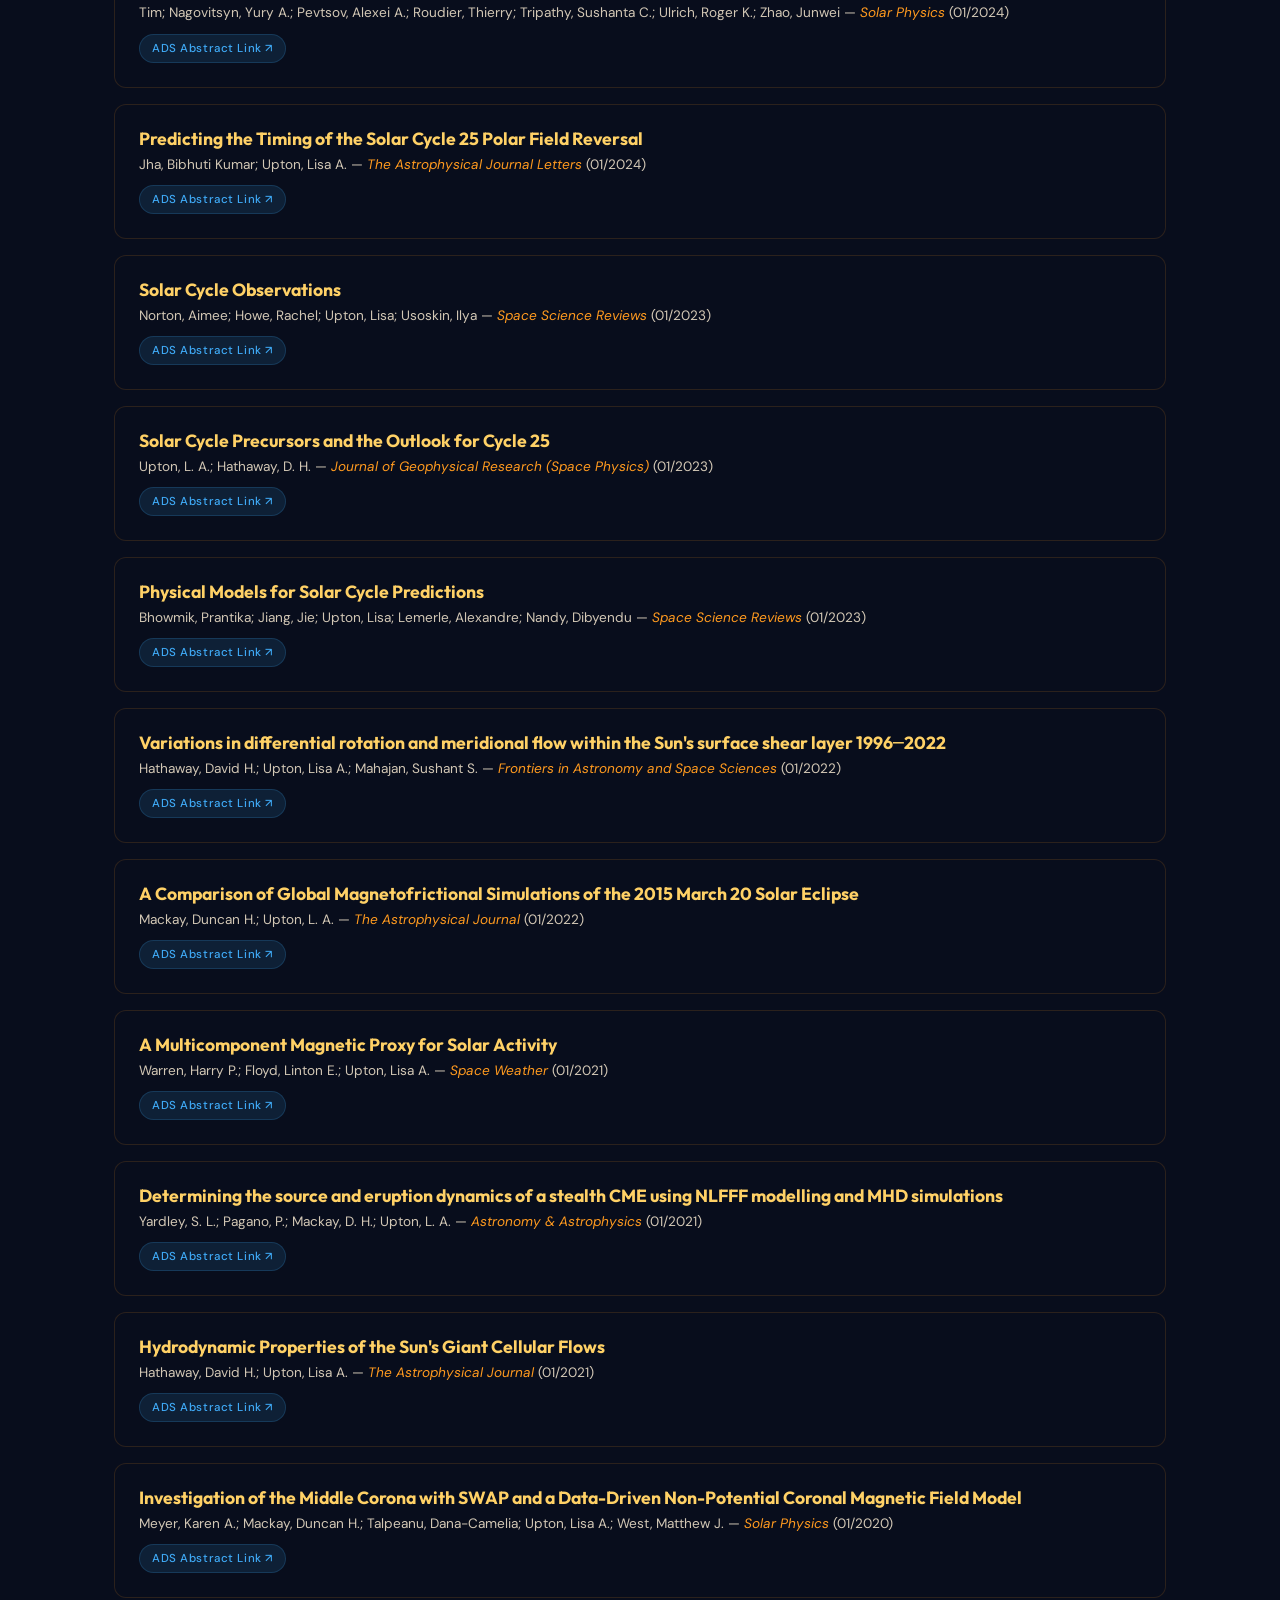
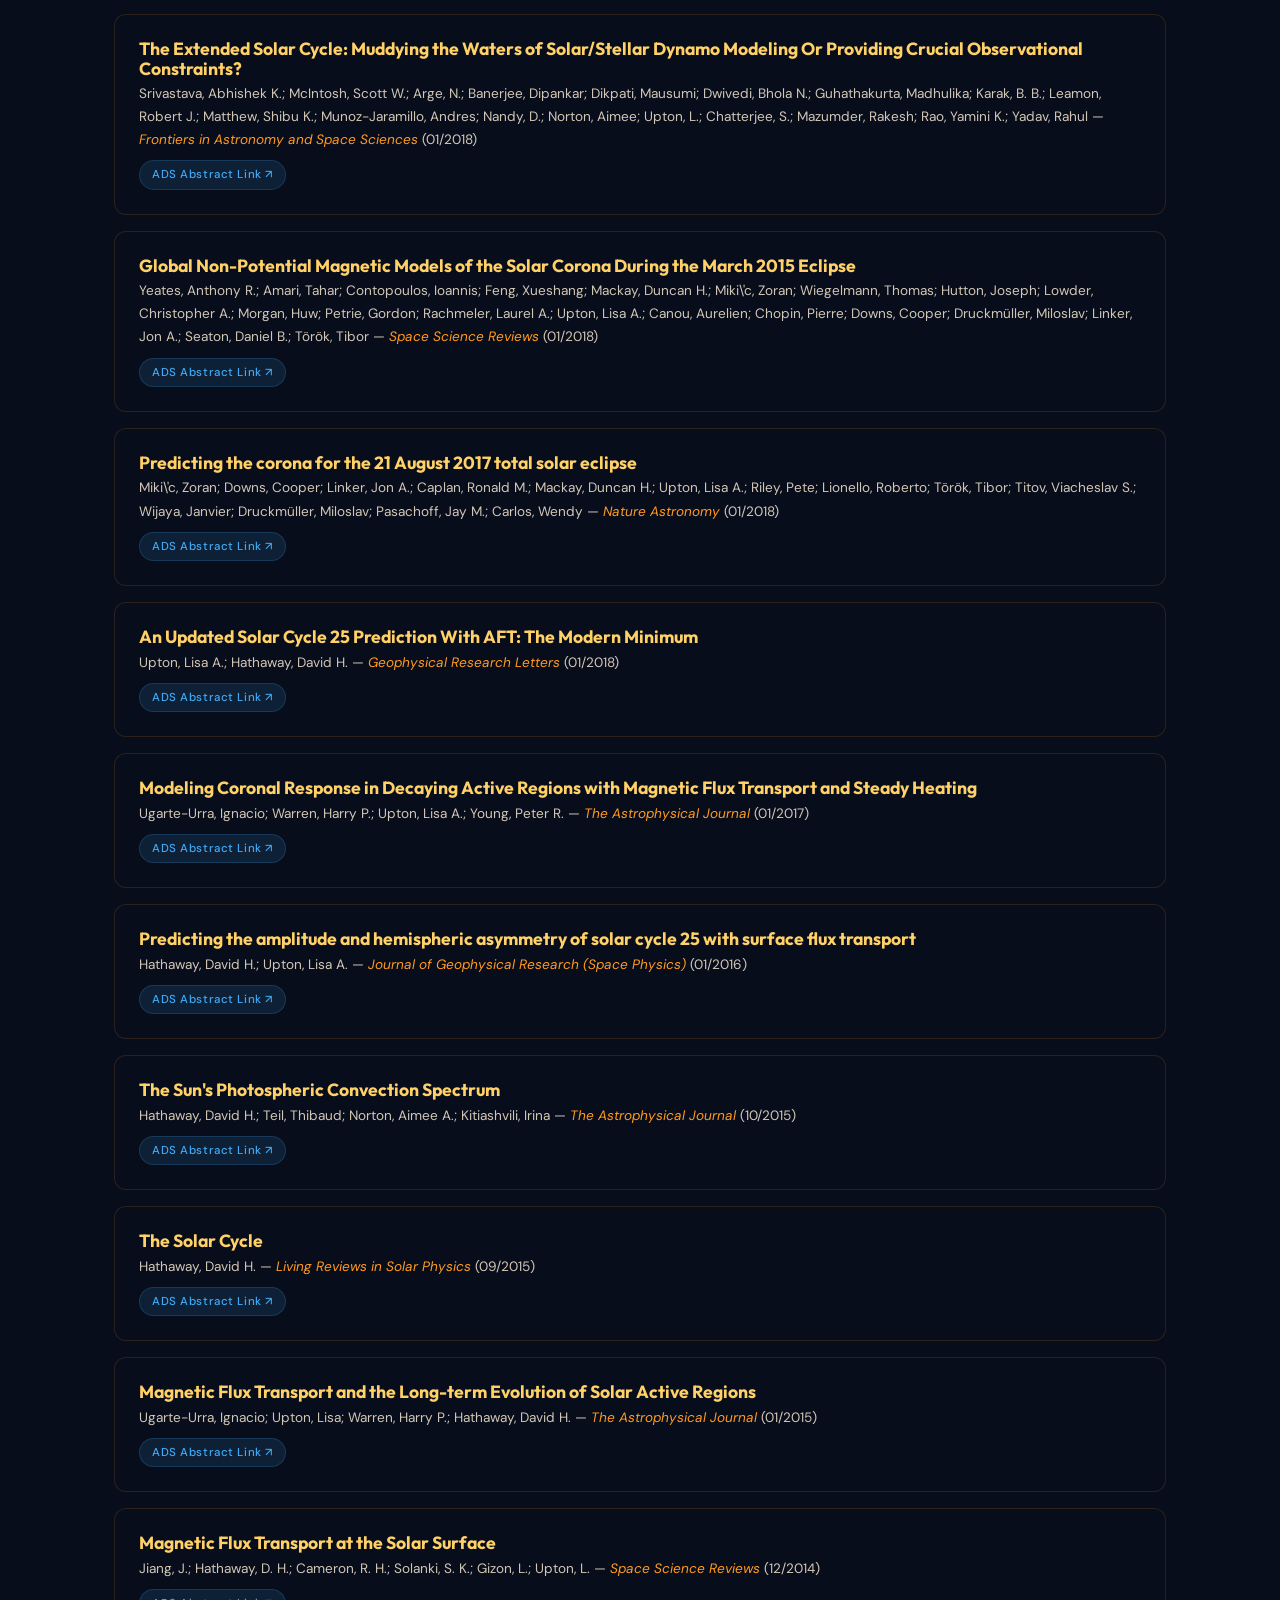
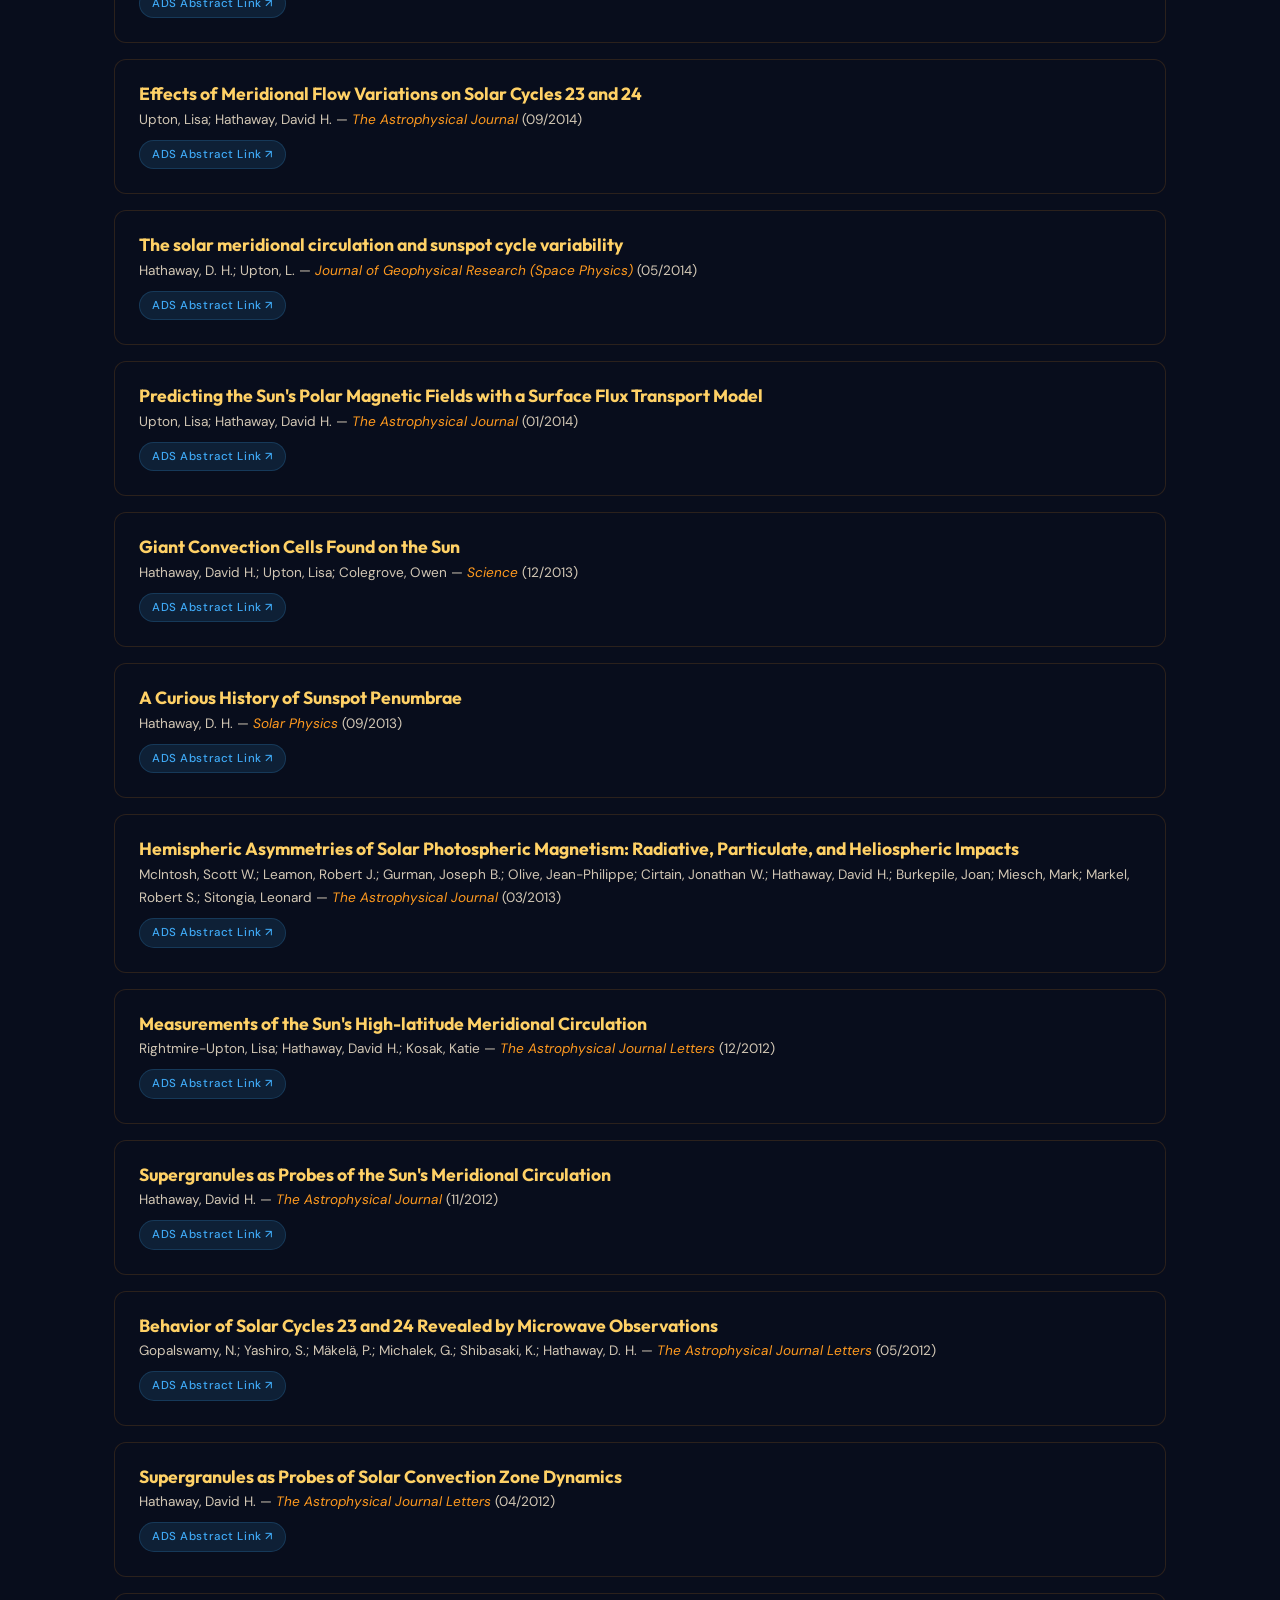
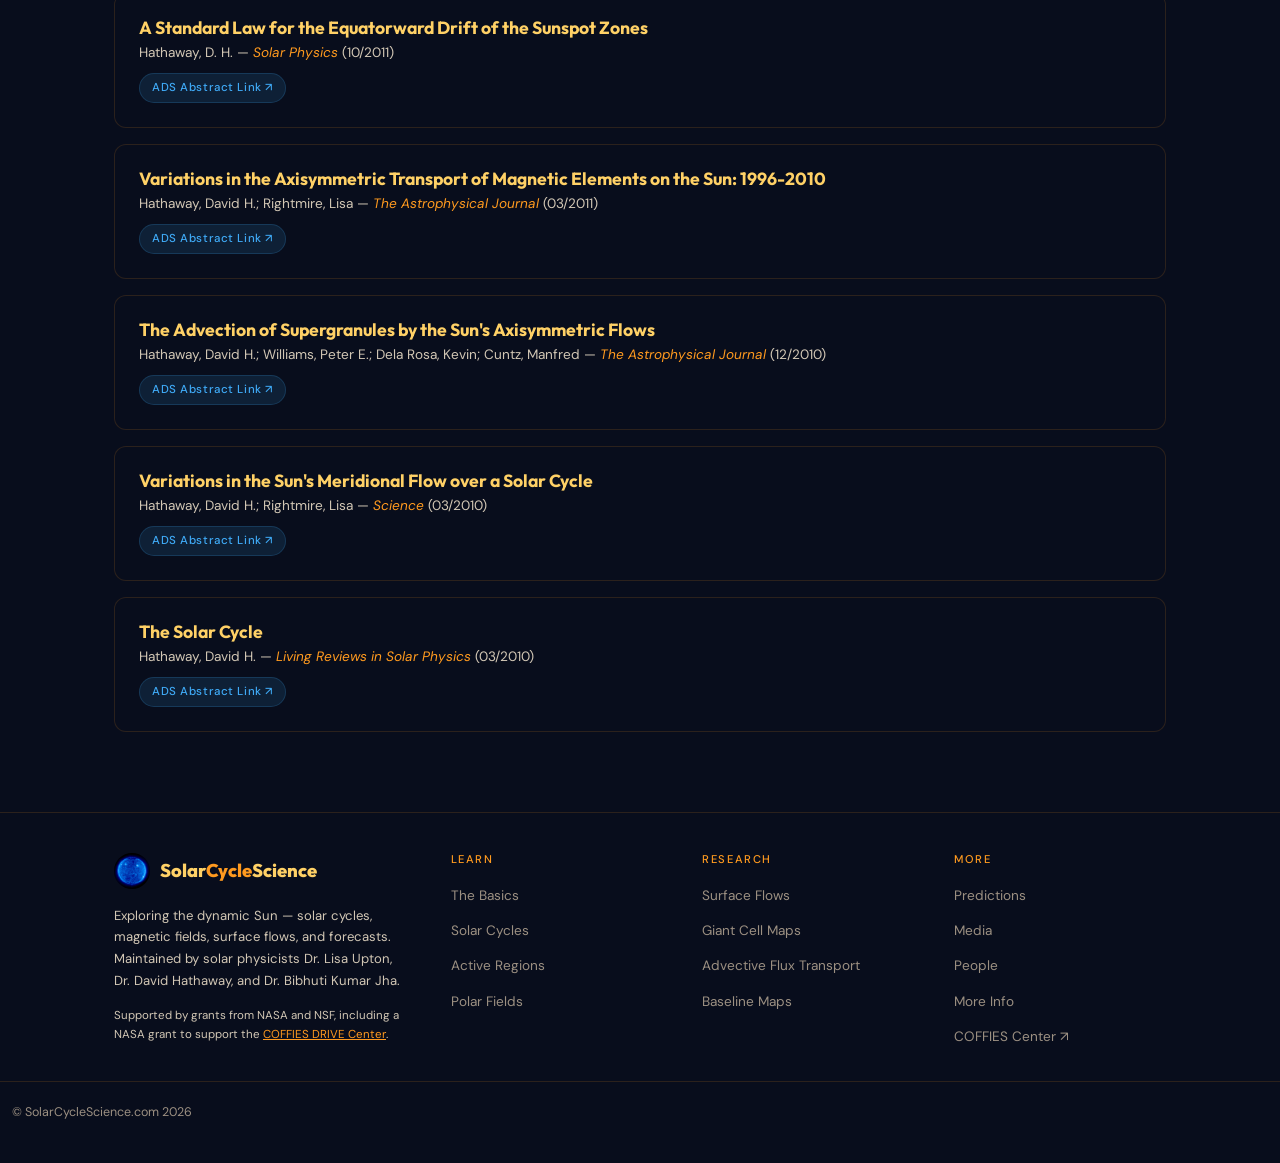
<file: people.html>
<!DOCTYPE html>
<html lang="en">
<head>
<meta charset="utf-8"/>
<meta content="width=device-width, initial-scale=1.0" name="viewport"/>
<title>Our People  —  Solar Cycle Science</title>
<meta content="Meet the solar physicists behind Solar Cycle Science: Dr. Lisa Upton, Dr. David Hathaway, and Dr. Bibhuti Kumar Jha." name="description"/>
<link href="bin/sun.ico" rel="icon"/>
<link href="https://fonts.googleapis.com" rel="preconnect"/>
<link crossorigin="" href="https://fonts.gstatic.com" rel="preconnect"/>
<link href="https://fonts.googleapis.com/css2?family=Outfit:wght@400;500;700;800&amp;family=DM+Sans:ital,opsz,wght@0,9..40,300;0,9..40,400;0,9..40,500;1,9..40,400&amp;display=swap" rel="stylesheet"/>
<link href="solarcyclescience.css" rel="stylesheet"/>
<style>
    .bio-card {
      display: grid;
      grid-template-columns: 240px 1fr;
      gap: 2.5rem;
      align-items: start;
      background: var(--bg-surface);
      border: 1px solid var(--border);
      border-radius: var(--radius-lg);
      padding: 2.5rem;
      margin-bottom: 2rem;
    }
    .bio-photo {
      border-radius: var(--radius-md);
      overflow: hidden;
      border: 1px solid var(--border-hover);
    }
    .bio-photo img {
      width: 100%;
      height: auto;
      object-fit: cover;
      display: block;
    }
    @media (max-width: 768px) {
      .bio-card {
        grid-template-columns: 1fr;
        gap: 1.5rem;
        padding: 1.5rem;
      }
      .bio-photo {
        max-width: 200px;
        margin-inline: auto;
      }
    }
    .paper-list {
      display: flex;
      flex-direction: column;
      gap: 1rem;
      margin-top: 2rem;
    }
    .paper-item {
      background: var(--bg-surface);
      border: 1px solid var(--border);
      border-radius: var(--radius-lg);
      padding: 1.5rem;
      transition: all 0.28s ease;
    }
    .paper-item:hover {
      border-color: var(--border-hover);
      background: var(--bg-raised);
    }
  </style>
</head>
<body>
<!-- ── NAVIGATION ── -->
<header>
<nav aria-label="Main navigation" class="site-nav" role="navigation">
<div class="nav-inner">
<!-- Logo -->
<a aria-label="Solar Cycle Science — Home" class="nav-logo" href="index.html" style="display:flex;align-items:center;gap:14px;text-decoration:none;">
<img alt="Solar Cycle Science logo" aria-hidden="true" height="60" src="bin/BlueSun_small.jpg" style="flex-shrink:0;border-radius:50%;display:block;border:1.5px solid rgba(255, 154, 31, 0.35);box-shadow: 0 0 12px rgba(255, 154, 31, 0.25);" width="60"/>
<span style="display:flex;flex-direction:column;gap:2px;">
<span style="font-family:'Outfit',system-ui,sans-serif;font-weight:800;font-size:1.45rem;letter-spacing:0.02em;color:#FFD166;line-height:1.1;">Solar<span style="color:#FF9A1F;">Cycle</span>Science</span>
<span style="font-family:'DM Sans',system-ui,sans-serif;font-size:0.78rem;font-weight:700;letter-spacing:0.14em;text-transform:uppercase;color:#3FA9F5;line-height:1;">Discover the Sun!</span>
</span>
</a>
<!-- Desktop links -->
<ul class="nav-links" id="nav-links">
<li><a href="index.html">Home</a></li>
<li><a href="basics.html">Basics</a></li>
<li class="nav-dropdown" id="dropdown-science">
<button aria-expanded="false" aria-haspopup="true" class="nav-dropdown-toggle">Science <span aria-hidden="true" class="chevron"></span></button>
<ul class="nav-dropdown-menu" role="menu">
<li role="menuitem"><a href="activeregions.html"><span class="nav-dot nav-dot--flare"></span>Active Regions</a></li>
<li role="menuitem"><a href="flows.html"><span class="nav-dot nav-dot--blue"></span>Surface Flows</a></li>
<li role="menuitem"><a href="giantcells.html"><span class="nav-dot nav-dot--blue"></span>Giant Cell Maps</a></li>
<li role="menuitem"><a href="polarfields.html"><span class="nav-dot nav-dot--corona"></span>Polar Fields</a></li>
<li role="menuitem"><a href="solarcycle.html"><span class="nav-dot nav-dot--gold"></span>Solar Cycles</a></li>
<li role="menuitem"><a href="aft.html"><span class="nav-dot nav-dot--gold"></span>Advective Flux Transport</a></li>
<li role="menuitem"><a href="baseline.html"><span class="nav-dot nav-dot--gold"></span>Baseline Maps</a></li>
</ul>
</li>
<li><a href="forecasts.html">Predictions</a></li>
<li><a href="media.html">Media</a></li>
<li class="nav-dropdown" id="dropdown-about">
<button aria-expanded="false" aria-haspopup="true" class="nav-dropdown-toggle">About <span aria-hidden="true" class="chevron"></span></button>
<ul class="nav-dropdown-menu" role="menu">
<li role="menuitem"><a href="people.html"><span class="nav-dot nav-dot--corona"></span>People</a></li>
<li role="menuitem"><a href="more.html"><span class="nav-dot nav-dot--gold"></span>More Info</a></li>
</ul>
</li>
<li><a class="nav-cta" href="forecasts.html">Latest Forecasts</a></li>
</ul>
<!-- ── Hamburger ── -->
<button aria-expanded="false" aria-label="Toggle menu" class="nav-hamburger" id="nav-hamburger">
<span></span><span></span><span></span>
</button>
</div>
</nav>
<!-- Mobile slide-out menu -->
<nav aria-label="Mobile navigation" class="nav-mobile-overlay" id="nav-mobile">
<span class="mobile-section-label">Main</span>
<a class="mobile-nav-item" href="index.html">Home</a>
<a class="mobile-nav-item" href="basics.html">Basics</a>
<a class="mobile-nav-item" href="forecasts.html">Predictions</a>
<a class="mobile-nav-item" href="media.html">Media</a>
<hr class="mobile-divider"/>
<span class="mobile-section-label">Science Topics</span>
<a class="mobile-nav-item" href="activeregions.html"><span class="nav-dot nav-dot--flare"></span> Active Regions</a>
<a class="mobile-nav-item" href="flows.html"><span class="nav-dot nav-dot--blue"></span> Surface Flows</a>
<a class="mobile-nav-item" href="giantcells.html"><span class="nav-dot nav-dot--blue"></span> Giant Cell Maps</a>
<a class="mobile-nav-item" href="polarfields.html"><span class="nav-dot nav-dot--corona"></span> Polar Fields</a>
<a class="mobile-nav-item" href="solarcycle.html"><span class="nav-dot nav-dot--gold"></span> Solar Cycles</a>
<a class="mobile-nav-item" href="aft.html"><span class="nav-dot nav-dot--gold"></span> Advective Flux Transport</a>
<a class="mobile-nav-item" href="baseline.html"><span class="nav-dot nav-dot--gold"></span> Baseline Maps</a>
<hr class="mobile-divider"/>
<span class="mobile-section-label">About</span>
<a class="mobile-nav-item" href="people.html">People</a>
<a class="mobile-nav-item" href="more.html">More Info</a>
</nav>
</header>
<main>
<!-- ── INTRO ── -->
<section class="section" style="padding-bottom: 0;">
<div class="container">
<p class="eyebrow">Heliophysicists</p>
<h1>About Us</h1>
<p class="lead">
        We are solar physicists dedicated to studying active regions, surface transport currents, and predicting the solar cycle.
      </p>
<div class="card reveal-group" style="margin-top: 2rem;">
<p style="margin: 0;">
          Together, we developed the Advective Flux Transport (AFT) model. We created this website to share our data, models, and love of solar science with both the public and our colleagues.
        </p>
</div>
</div>
</section>
<!-- Bios Section -->
<section class="section">
<div class="container">
<hr class="divider" style="margin-top: 0; margin-bottom: 3rem;"/>
<div class="reveal-group">
<!-- Lisa Bio -->
<div class="bio-card" id="Upton">
<div class="bio-photo">
<img alt="Dr. Lisa Upton" src="bin/Upton_2016.jpg"/>
</div>
<div>
<h2 style="margin-bottom: 8px;">Dr. Lisa Upton</h2>
<p class="eyebrow" style="margin-bottom: 12px; font-size: 0.65rem;">Lead Scientist</p>
<p>
              Dr. Upton began her solar physics career in 2006 analyzing coronal loops using data from SDO, TRaCE, and Hinode. She earned her Ph.D. in Physics from Vanderbilt University, writing her dissertation on magnetic flux transport and solar cycle modeling, during which she co-developed the AFT model with Dr. David Hathaway.
            </p>
<p>
              She has served as a co-chair for the NASA/NOaa Solar Cycle 25 Prediction Panel. Her research goals target solar dynamo dynamics, space climate modeling, and bridging the solar interior with the atmosphere using SFT.
            </p>
<p style="font-size: 0.9rem; margin-bottom: 0.5rem;">
<strong>Contact:</strong> <a href="mailto:lisa@solarcyclescience.com">lisa@solarcyclescience.com</a>
</p>
</div>
</div>
<!-- David Bio -->
<div class="bio-card" id="Hathaway">
<div class="bio-photo">
<img alt="Dr. David Hathaway" src="bin/DavidHathaway2013.jpg"/>
</div>
<div>
<h2 style="margin-bottom: 8px;">Dr. David Hathaway</h2>
<p class="eyebrow" style="margin-bottom: 12px; font-size: 0.65rem;">NASA Solar Physicist (Retired)</p>
<p>
              Dr. Hathaway received his Ph.D. in astrophysics from the University of Colorado in 1979. He worked at the National Solar Observatory before moving to NASA's Marshall Space Flight Center, where he served as the head of the Solar Physics Branch from 1996 to 2010. He retired from NASA ames Research Center in 2016.
            </p>
<p>
              Over a distinguished career, he has published over 200 papers and received the NASA Exceptional Scientific achievement Medal in 2014 for discovering the Sun's shallow meridional return flow and giant convection cells. He was also awarded the NASA Inventor of the Year award in 2002 for inventing VISaR image registration technology.
            </p>
<p style="font-size: 0.9rem; margin-bottom: 0;">
<strong>Contact:</strong> <a href="mailto:dave.hathaway@comcast.net">dave.hathaway@comcast.net</a>
</p>
</div>
</div>
<!-- Bibhuti Bio -->
<div class="bio-card" id="Jha">
<div class="bio-photo">
<img alt="Dr. Bibhuti Kumar Jha" src="bin/BKJha.jpg"/>
</div>
<div>
<h2 style="margin-bottom: 8px;">Dr. Bibhuti Kumar Jha</h2>
<p class="eyebrow" style="margin-bottom: 12px; font-size: 0.65rem;">Postdoctoral Researcher</p>
<p>
              Dr. Jha received his Ph.D. in solar astrophysics from the Indian Institute of astrophysics (IIa) in Nainital, India in 2022. He joined the Southwest Research Institute (SwRI) in Boulder in January 2023 as a Postdoctoral Researcher, collaborating with Dr. Lisa Upton on SFT modeling.
            </p>
<p>
              His research targets automatic feature extraction (sunspots, filaments, plages) in solar images, machine learning applications in heliophysics, and tracking active regions. He is the developer of autoTaB, an automated bipolar magnetic region (BMR) tracking algorithm.
            </p>
<p style="font-size: 0.9rem; margin-bottom: 0;">
<strong>Contact:</strong> <a href="mailto:bkjha.sun@gmail.com">bkjha.sun@gmail.com</a> • 
              <strong>Website:</strong> <a href="https://bibhuraushan.github.io/" rel="noopener noreferrer" target="_blank">bibhuraushan.github.io</a>
</p>
</div>
</div>
<p style="font-size: 0.72rem; color: var(--text-tertiary); line-height: 1.5; margin-top: 3rem; border-top: 1px solid rgba(255, 154, 31, 0.08); padding-top: 1.5rem; text-align: center;">
  * Note: Some material on this website is based upon work supported by grants from both NASA and NSF. Any opinions, findings, and conclusions or recommendations expressed here are those of the authors and do not necessarily reflect the views of these funding organizations.
</p>
</div>
</section>
<!-- Papers Section -->
<section class="section" style="background: #080D1C; border-top: 1px solid rgba(255,154,31,0.08);">
<div class="container">
<h2 id="publications">Featured Publications</h2>
<p>
        a selection of our research papers mapping magnetic flux transport, convection, and solar cycle predictions.
      </p>
<div class="paper-list reveal-group">
<div class="paper-item">
<h4 style="color: var(--corona); margin-bottom: 4px;">Addressing Known Challenges in Solar Flare Forecasting I: Limb-Flare Prediction With a 4π Full-Heliosphere Framework</h4>
<p style="font-size: 0.85rem; margin-bottom: 8px; color: var(--text-secondary);">Leka, K. D.; Wagner, Eric L.; Upton, Lisa; Jha, Bibhuti Kumar; Jain, Kiran; Petty, Sara — <em>Space Weather</em> (01/2026)</p>
<a class="chip chip--blue" href="https://ui.adsabs.harvard.edu/abs/2026SpWea..2404582L" rel="noopener noreferrer" target="_blank">ADS Abstract Link ↗</a>
</div>
<div class="paper-item">
<h4 style="color: var(--corona); margin-bottom: 4px;">Historical Reconstruction of Solar Surface Magnetism from Cycles 1—24 Using the Synthetic Active Region Generator and the Advective Flux Transport Model</h4>
<p style="font-size: 0.85rem; margin-bottom: 8px; color: var(--text-secondary);">Jha, Bibhuti Kumar; Upton, Lisa A.; Kopp, Greg; Coddington, Odele — <em>The Astrophysical Journal</em> (01/2026)</p>
<a class="chip chip--blue" href="https://ui.adsabs.harvard.edu/abs/2026ApJ...997..279J" rel="noopener noreferrer" target="_blank">ADS Abstract Link ↗</a>
</div>
<div class="paper-item">
<h4 style="color: var(--corona); margin-bottom: 4px;">Quantifying when and where strong magnetic skew forms in a data-driven global non-potential model of the solar corona I: production and persistence of skew</h4>
<p style="font-size: 0.85rem; margin-bottom: 8px; color: var(--text-secondary);">Reid, J.; Mackay, D. H.; Upton, L. A. — <em>Monthly Notices of the Royal Astronomical Society</em> (01/2025)</p>
<a class="chip chip--blue" href="https://ui.adsabs.harvard.edu/abs/2025MNRAS.542.2184R" rel="noopener noreferrer" target="_blank">ADS Abstract Link ↗</a>
</div>
<div class="paper-item">
<h4 style="color: var(--corona); margin-bottom: 4px;">A near-real-time data-assimilative model of the solar corona</h4>
<p style="font-size: 0.85rem; margin-bottom: 8px; color: var(--text-secondary);">Downs, Cooper; Linker, Jon A.; Caplan, Ronald M.; Mason, Emily I.; Riley, Pete; Davidson, Ryder; Reyes, Andres; Palmerio, Erika; Lionello, Roberto; Turtle, James; Ben-Nun, Michal; Stulajter, Miko M.; Titov, Viacheslav S.; Török, Tibor; Upton, Lisa A.; Attie, Raphael; Jha, Bibhuti K.; Arge, Charles N.; Henney, Carl J.; Valori, Gherardo; Strecker, Hanna; Calchetti, Daniele; Germerott, Dietmar; Hirzberger, Johann; Suárez, David Orozco; Rodríguez, Julian Blanco; Solanki, Sami K.; Cheng, Xin; Wu, Sizhe — <em>Science</em> (01/2025)</p>
<a class="chip chip--blue" href="https://ui.adsabs.harvard.edu/abs/2025Sci...388.1306D" rel="noopener noreferrer" target="_blank">ADS Abstract Link ↗</a>
</div>
<div class="paper-item">
<h4 style="color: var(--corona); margin-bottom: 4px;">Quantifying Uncertainties in Solar Wind Forecasting due to Incomplete Solar Magnetic Field Information</h4>
<p style="font-size: 0.85rem; margin-bottom: 8px; color: var(--text-secondary);">Heinemann, Stephan G.; Pomoell, Jens; Caplan, Ronald M.; Owens, Mathew J.; Jones, Shaela ... Upton, Lisa; Jha, Bibhuti Kumar; Arge, Charles N. — <em>The Astrophysical Journal</em> (01/2025)</p>
<a class="chip chip--blue" href="https://ui.adsabs.harvard.edu/abs/2025ApJ...986..166H" rel="noopener noreferrer" target="_blank">ADS Abstract Link ↗</a>
</div>
<div class="paper-item">
<h4 style="color: var(--corona); margin-bottom: 4px;">Structure and Dynamics of the Sun's Interior Revealed by the Helioseismic and Magnetic Imager</h4>
<p style="font-size: 0.85rem; margin-bottom: 8px; color: var(--text-secondary);">Kosovichev, Alexander G.; Basu, Sarbani; Bekki, Yuto; Buitrago-Casas, Juan Camilo; Chatzistergos, Theodosios ... Chen, Ruizhu; Christensen-Dalsgaard, Jørgen; Donea, Alina ... Fleck, Bernhard; Fournier, Damien; García, Rafael A.; Getling, Alexander V. ... Gizon, Laurent; Gough, Douglas O.; Hanasoge, Shravan; Hanson, Chris S. ... Hess Webber, Shea A.; Hoeksema, J. Todd; Howe, Rachel; Jain, Kiran; Kasapis, Spiridon; Kashyap, Samarth G.; Kitiashvili, Irina N.; Komm, Rudolf; Korzennik, Sylvain G.; Krivova, Natalie A.; Kuhn, Jeffrey R.; Liang, Zhi-Chao; Lindsey, Charles; Mahajan, Sushant S.; Mandal, Krishnendu; Mani, Prasad; Martinez Oliveros, Juan Carlos; Mathur, Savita; Rabello Soares, M. Cristina; Rajaguru, S. Paul; Reiter, Johann; Rhodes, Edward J.; Rozelot, Jean-Pierre; Scherrer, Philip H.; Solanki, Sami K.; Stefan, John T.; Toomre, Juri; Tripathy, Sushanta C.; Upton, Lisa A.; Zhao, Junwei — <em>Solar Physics</em> (01/2025)</p>
<a class="chip chip--blue" href="https://ui.adsabs.harvard.edu/abs/2025SoPh..300...70K" rel="noopener noreferrer" target="_blank">ADS Abstract Link ↗</a>
</div>
<div class="paper-item">
<h4 style="color: var(--corona); margin-bottom: 4px;">Open-source Flux Transport (OFT). I. HipFT—High-performance Flux Transport</h4>
<p style="font-size: 0.85rem; margin-bottom: 8px; color: var(--text-secondary);">Caplan, Ronald M.; Stulajter, Miko M.; Linker, Jon A.; Downs, Cooper; Upton, Lisa A.; Jha, Bibhuti Kumar; Attie, Raphael; Arge, Charles N.; Henney, Carl J. — <em>The Astrophysical Journal Supplement Series</em> (01/2025)</p>
<a class="chip chip--blue" href="https://ui.adsabs.harvard.edu/abs/2025ApJS..278...24C" rel="noopener noreferrer" target="_blank">ADS Abstract Link ↗</a>
</div>
<div class="paper-item">
<h4 style="color: var(--corona); margin-bottom: 4px;">Ca II K Polar Network Index of the Sun: A Proxy for Historical Polar Magnetic Field</h4>
<p style="font-size: 0.85rem; margin-bottom: 8px; color: var(--text-secondary);">Mishra, Dibya Kirti; Jha, Bibhuti Kumar; Chatzistergos, Theodosios ... Ermolli, Ilaria; Banerjee, Dipankar; Upton, Lisa A.; Khan, M. Saleem — <em>The Astrophysical Journal</em> (01/2025)</p>
<a class="chip chip--blue" href="https://ui.adsabs.harvard.edu/abs/2025ApJ...982...78M" rel="noopener noreferrer" target="_blank">ADS Abstract Link ↗</a>
</div>
<div class="paper-item">
<h4 style="color: var(--corona); margin-bottom: 4px;">Predicting Interplanetary Shock Occurrence for Solar Cycle 25: Opportunities and Challenges in Space Weather Research</h4>
<p style="font-size: 0.85rem; margin-bottom: 8px; color: var(--text-secondary);">Oliveira, Denny M.; Allen, Robert C.; Alves, Livia R.; Blake, Séan P.; Carter, Brett A.; Chakrabarty, Dibyendu; D'Angelo, Giulia; Delano, Kevin; Echer, Ezequiel; Ferradas, Cristian P.; Finley, Matt G.; Gallardo-Lacourt, Bea; Gershman, Dan; Gjerloev, Jesper W.; Habarulema, John Bosco; Hartinger, Michael D.; Hajra, Rajkumar; Hayakawa, Hisashi; Juusola, Liisa; Laundal, Karl M.; Leamon, Robert J.; Madelaire, Michael; Martínez-Ledesma, Miguel; McIntosh, Scott M.; Miyoshi, Yoshizumi; Moldwin, Mark B.; Nahayo, Emmanuel; Nandy, Dibyendu; Nilam, Bhosale; Nykyri, Katariina; Paterson, William R.; Piersanti, Mirko; Pietropaolo, Ermanno; Rodger, Craig J.; Shah, Trunali; Smith, Andy W.; Srivastava, Nandita; Tsurutani, Bruce T.; Ram, S. Tulasi; Upton, Lisa A.; Veenadhari, Bhaskara; Vidal-Luengo, Sergio; Viljanen, Ari; Vines, Sarah K.; Yadav, Vipin K.; Yee, Jeng-Hwa; Weygand, James W.; Zesta, Eftyhia — <em>Space Weather</em> (01/2024)</p>
<a class="chip chip--blue" href="https://ui.adsabs.harvard.edu/abs/2024SpWea..2203964O" rel="noopener noreferrer" target="_blank">ADS Abstract Link ↗</a>
</div>
<div class="paper-item">
<h4 style="color: var(--corona); margin-bottom: 4px;">Quantitative Comparisons between WSA Implementations</h4>
<p style="font-size: 0.85rem; margin-bottom: 8px; color: var(--text-secondary);">Jones, Shaela I.; Caplan, Ronald M.; Arge, C. Nick; Linker, Jon A.; Henney, Carl J.; Attie, Raphael; Downs, Cooper; Jha, Bibhuti Kumar; Turtle, James; Upton, Lisa — <em>The Astrophysical Journal</em> (01/2024)</p>
<a class="chip chip--blue" href="https://ui.adsabs.harvard.edu/abs/2024ApJ...970...35J" rel="noopener noreferrer" target="_blank">ADS Abstract Link ↗</a>
</div>
<div class="paper-item">
<h4 style="color: var(--corona); margin-bottom: 4px;">The Effects of Including Farside Observations on In Situ Predictions of Heliospheric Models</h4>
<p style="font-size: 0.85rem; margin-bottom: 8px; color: var(--text-secondary);">Knizhnik, Kalman J.; Weberg, Micah J.; Zaveri, Ajeet Singh ... Ugarte-Urra, Ignacio; Wang, Yi-Ming; Upton, Lisa A.; Provornikova, Elena — <em>The Astrophysical Journal</em> (01/2024)</p>
<a class="chip chip--blue" href="https://ui.adsabs.harvard.edu/abs/2024ApJ...969..154K" rel="noopener noreferrer" target="_blank">ADS Abstract Link ↗</a>
</div>
<div class="paper-item">
<h4 style="color: var(--corona); margin-bottom: 4px;">The Advective Flux Transport Model: Improving the Far Side with Active Regions Observed by STEREO 304 Å</h4>
<p style="font-size: 0.85rem; margin-bottom: 8px; color: var(--text-secondary);">Upton, Lisa A.; Ugarte-Urra, Ignacio; Warren, Harry P.; Hathaway, David H. — <em>The Astrophysical Journal</em> (01/2024)</p>
<a class="chip chip--blue" href="https://ui.adsabs.harvard.edu/abs/2024ApJ...968..114U" rel="noopener noreferrer" target="_blank">ADS Abstract Link ↗</a>
</div>
<div class="paper-item">
<h4 style="color: var(--corona); margin-bottom: 4px;">Assessing the Performance of the ADAPT and AFT Flux Transport Models Using In Situ Measurements from Multiple Satellites</h4>
<p style="font-size: 0.85rem; margin-bottom: 8px; color: var(--text-secondary);">Knizhnik, Kalman J.; Weberg, Micah J.; Provornikova, Elena; Warren, Harry P.; Linton, Mark G.; Shaik, Shaheda Begum; Ko, Yuan-Kuen; Schonfeld, Samuel J.; Ugarte-Urra, Ignacio; Upton, Lisa A. — <em>The Astrophysical Journal</em> (01/2024)</p>
<a class="chip chip--blue" href="https://ui.adsabs.harvard.edu/abs/2024ApJ...964..188K" rel="noopener noreferrer" target="_blank">ADS Abstract Link ↗</a>
</div>
<div class="paper-item">
<h4 style="color: var(--corona); margin-bottom: 4px;">The Sun's Large-Scale Flows I: Measurements of Differential Rotation &amp; Torsional Oscillation</h4>
<p style="font-size: 0.85rem; margin-bottom: 8px; color: var(--text-secondary);">Mahajan, Sushant S.; Upton, Lisa A.; Antia, H. M.; Basu, Sarbani; DeRosa, Marc L.; Hess Webber, Shea A.; Hoeksema, J. Todd; Jain, Kiran; Komm, Rudolf W.; Larson, Tim; Nagovitsyn, Yury A.; Pevtsov, Alexei A.; Roudier, Thierry; Tripathy, Sushanta C.; Ulrich, Roger K.; Zhao, Junwei — <em>Solar Physics</em> (01/2024)</p>
<a class="chip chip--blue" href="https://ui.adsabs.harvard.edu/abs/2024SoPh..299...38M" rel="noopener noreferrer" target="_blank">ADS Abstract Link ↗</a>
</div>
<div class="paper-item">
<h4 style="color: var(--corona); margin-bottom: 4px;">Predicting the Timing of the Solar Cycle 25 Polar Field Reversal</h4>
<p style="font-size: 0.85rem; margin-bottom: 8px; color: var(--text-secondary);">Jha, Bibhuti Kumar; Upton, Lisa A. — <em>The Astrophysical Journal Letters</em> (01/2024)</p>
<a class="chip chip--blue" href="https://ui.adsabs.harvard.edu/abs/2024ApJ...962L..15J" rel="noopener noreferrer" target="_blank">ADS Abstract Link ↗</a>
</div>
<div class="paper-item">
<h4 style="color: var(--corona); margin-bottom: 4px;">Solar Cycle Observations</h4>
<p style="font-size: 0.85rem; margin-bottom: 8px; color: var(--text-secondary);">Norton, Aimee; Howe, Rachel; Upton, Lisa; Usoskin, Ilya — <em>Space Science Reviews</em> (01/2023)</p>
<a class="chip chip--blue" href="https://ui.adsabs.harvard.edu/abs/2023SSRv..219...64N" rel="noopener noreferrer" target="_blank">ADS Abstract Link ↗</a>
</div>
<div class="paper-item">
<h4 style="color: var(--corona); margin-bottom: 4px;">Solar Cycle Precursors and the Outlook for Cycle 25</h4>
<p style="font-size: 0.85rem; margin-bottom: 8px; color: var(--text-secondary);">Upton, L. A.; Hathaway, D. H. — <em>Journal of Geophysical Research (Space Physics)</em> (01/2023)</p>
<a class="chip chip--blue" href="https://ui.adsabs.harvard.edu/abs/2023JGRA..12831681U" rel="noopener noreferrer" target="_blank">ADS Abstract Link ↗</a>
</div>
<div class="paper-item">
<h4 style="color: var(--corona); margin-bottom: 4px;">Physical Models for Solar Cycle Predictions</h4>
<p style="font-size: 0.85rem; margin-bottom: 8px; color: var(--text-secondary);">Bhowmik, Prantika; Jiang, Jie; Upton, Lisa; Lemerle, Alexandre; Nandy, Dibyendu — <em>Space Science Reviews</em> (01/2023)</p>
<a class="chip chip--blue" href="https://ui.adsabs.harvard.edu/abs/2023SSRv..219...40B" rel="noopener noreferrer" target="_blank">ADS Abstract Link ↗</a>
</div>
<div class="paper-item">
<h4 style="color: var(--corona); margin-bottom: 4px;">Variations in differential rotation and meridional flow within the Sun's surface shear layer 1996─2022</h4>
<p style="font-size: 0.85rem; margin-bottom: 8px; color: var(--text-secondary);">Hathaway, David H.; Upton, Lisa A.; Mahajan, Sushant S. — <em>Frontiers in Astronomy and Space Sciences</em> (01/2022)</p>
<a class="chip chip--blue" href="https://ui.adsabs.harvard.edu/abs/2022FrASS...907290H" rel="noopener noreferrer" target="_blank">ADS Abstract Link ↗</a>
</div>
<div class="paper-item">
<h4 style="color: var(--corona); margin-bottom: 4px;">A Comparison of Global Magnetofrictional Simulations of the 2015 March 20 Solar Eclipse</h4>
<p style="font-size: 0.85rem; margin-bottom: 8px; color: var(--text-secondary);">Mackay, Duncan H.; Upton, L. A. — <em>The Astrophysical Journal</em> (01/2022)</p>
<a class="chip chip--blue" href="https://ui.adsabs.harvard.edu/abs/2022ApJ...939....9M" rel="noopener noreferrer" target="_blank">ADS Abstract Link ↗</a>
</div>
<div class="paper-item">
<h4 style="color: var(--corona); margin-bottom: 4px;">A Multicomponent Magnetic Proxy for Solar Activity</h4>
<p style="font-size: 0.85rem; margin-bottom: 8px; color: var(--text-secondary);">Warren, Harry P.; Floyd, Linton E.; Upton, Lisa A. — <em>Space Weather</em> (01/2021)</p>
<a class="chip chip--blue" href="https://ui.adsabs.harvard.edu/abs/2021SpWea..1902860W" rel="noopener noreferrer" target="_blank">ADS Abstract Link ↗</a>
</div>
<div class="paper-item">
<h4 style="color: var(--corona); margin-bottom: 4px;">Determining the source and eruption dynamics of a stealth CME using NLFFF modelling and MHD simulations</h4>
<p style="font-size: 0.85rem; margin-bottom: 8px; color: var(--text-secondary);">Yardley, S. L.; Pagano, P.; Mackay, D. H.; Upton, L. A. — <em>Astronomy &amp; Astrophysics</em> (01/2021)</p>
<a class="chip chip--blue" href="https://ui.adsabs.harvard.edu/abs/2021A&amp;A...652A.160Y" rel="noopener noreferrer" target="_blank">ADS Abstract Link ↗</a>
</div>
<div class="paper-item">
<h4 style="color: var(--corona); margin-bottom: 4px;">Hydrodynamic Properties of the Sun's Giant Cellular Flows</h4>
<p style="font-size: 0.85rem; margin-bottom: 8px; color: var(--text-secondary);">Hathaway, David H.; Upton, Lisa A. — <em>The Astrophysical Journal</em> (01/2021)</p>
<a class="chip chip--blue" href="https://ui.adsabs.harvard.edu/abs/2021ApJ...908..160H" rel="noopener noreferrer" target="_blank">ADS Abstract Link ↗</a>
</div>
<div class="paper-item">
<h4 style="color: var(--corona); margin-bottom: 4px;">Investigation of the Middle Corona with SWAP and a Data-Driven Non-Potential Coronal Magnetic Field Model</h4>
<p style="font-size: 0.85rem; margin-bottom: 8px; color: var(--text-secondary);">Meyer, Karen A.; Mackay, Duncan H.; Talpeanu, Dana-Camelia; Upton, Lisa A.; West, Matthew J. — <em>Solar Physics</em> (01/2020)</p>
<a class="chip chip--blue" href="https://ui.adsabs.harvard.edu/abs/2020SoPh..295..101M" rel="noopener noreferrer" target="_blank">ADS Abstract Link ↗</a>
</div>
<div class="paper-item">
<h4 style="color: var(--corona); margin-bottom: 4px;">The Extended Solar Cycle: Muddying the Waters of Solar/Stellar Dynamo Modeling Or Providing Crucial Observational Constraints?</h4>
<p style="font-size: 0.85rem; margin-bottom: 8px; color: var(--text-secondary);">Srivastava, Abhishek K.; McIntosh, Scott W.; Arge, N.; Banerjee, Dipankar; Dikpati, Mausumi; Dwivedi, Bhola N.; Guhathakurta, Madhulika; Karak, B. B.; Leamon, Robert J.; Matthew, Shibu K.; Munoz-Jaramillo, Andres; Nandy, D.; Norton, Aimee; Upton, L.; Chatterjee, S.; Mazumder, Rakesh; Rao, Yamini K.; Yadav, Rahul — <em>Frontiers in Astronomy and Space Sciences</em> (01/2018)</p>
<a class="chip chip--blue" href="https://ui.adsabs.harvard.edu/abs/2018FrASS...5...38S" rel="noopener noreferrer" target="_blank">ADS Abstract Link ↗</a>
</div>
<div class="paper-item">
<h4 style="color: var(--corona); margin-bottom: 4px;">Global Non-Potential Magnetic Models of the Solar Corona During the March 2015 Eclipse</h4>
<p style="font-size: 0.85rem; margin-bottom: 8px; color: var(--text-secondary);">Yeates, Anthony R.; Amari, Tahar; Contopoulos, Ioannis; Feng, Xueshang; Mackay, Duncan H.; Miki\'c, Zoran; Wiegelmann, Thomas; Hutton, Joseph; Lowder, Christopher A.; Morgan, Huw; Petrie, Gordon; Rachmeler, Laurel A.; Upton, Lisa A.; Canou, Aurelien; Chopin, Pierre; Downs, Cooper; Druckmüller, Miloslav; Linker, Jon A.; Seaton, Daniel B.; Török, Tibor — <em>Space Science Reviews</em> (01/2018)</p>
<a class="chip chip--blue" href="https://ui.adsabs.harvard.edu/abs/2018SSRv..214...99Y" rel="noopener noreferrer" target="_blank">ADS Abstract Link ↗</a>
</div>
<div class="paper-item">
<h4 style="color: var(--corona); margin-bottom: 4px;">Predicting the corona for the 21 August 2017 total solar eclipse</h4>
<p style="font-size: 0.85rem; margin-bottom: 8px; color: var(--text-secondary);">Miki\'c, Zoran; Downs, Cooper; Linker, Jon A.; Caplan, Ronald M.; Mackay, Duncan H.; Upton, Lisa A.; Riley, Pete; Lionello, Roberto; Török, Tibor; Titov, Viacheslav S.; Wijaya, Janvier; Druckmüller, Miloslav; Pasachoff, Jay M.; Carlos, Wendy — <em>Nature Astronomy</em> (01/2018)</p>
<a class="chip chip--blue" href="https://ui.adsabs.harvard.edu/abs/2018NatAs...2..913M" rel="noopener noreferrer" target="_blank">ADS Abstract Link ↗</a>
</div>
<div class="paper-item">
<h4 style="color: var(--corona); margin-bottom: 4px;">An Updated Solar Cycle 25 Prediction With AFT: The Modern Minimum</h4>
<p style="font-size: 0.85rem; margin-bottom: 8px; color: var(--text-secondary);">Upton, Lisa A.; Hathaway, David H. — <em>Geophysical Research Letters</em> (01/2018)</p>
<a class="chip chip--blue" href="https://ui.adsabs.harvard.edu/abs/2018GeoRL..45.8091U" rel="noopener noreferrer" target="_blank">ADS Abstract Link ↗</a>
</div>
<div class="paper-item">
<h4 style="color: var(--corona); margin-bottom: 4px;">Modeling Coronal Response in Decaying Active Regions with Magnetic Flux Transport and Steady Heating</h4>
<p style="font-size: 0.85rem; margin-bottom: 8px; color: var(--text-secondary);">Ugarte-Urra, Ignacio; Warren, Harry P.; Upton, Lisa A.; Young, Peter R. — <em>The Astrophysical Journal</em> (01/2017)</p>
<a class="chip chip--blue" href="https://ui.adsabs.harvard.edu/abs/2017ApJ...846..165U" rel="noopener noreferrer" target="_blank">ADS Abstract Link ↗</a>
</div>
<div class="paper-item">
<h4 style="color: var(--corona); margin-bottom: 4px;">Predicting the amplitude and hemispheric asymmetry of solar cycle 25 with surface flux transport</h4>
<p style="font-size: 0.85rem; margin-bottom: 8px; color: var(--text-secondary);">Hathaway, David H.; Upton, Lisa A. — <em>Journal of Geophysical Research (Space Physics)</em> (01/2016)</p>
<a class="chip chip--blue" href="https://ui.adsabs.harvard.edu/abs/2016JGRA..12110744H" rel="noopener noreferrer" target="_blank">ADS Abstract Link ↗</a>
</div>
<div class="paper-item">
<h4 style="color: var(--corona); margin-bottom: 4px;">The Sun's Photospheric Convection Spectrum</h4>
<p style="font-size: 0.85rem; margin-bottom: 8px; color: var(--text-secondary);">Hathaway, David H.; Teil, Thibaud; Norton, Aimee A.; Kitiashvili, Irina — <em>The Astrophysical Journal</em> (10/2015)</p>
<a class="chip chip--blue" href="https://ui.adsabs.harvard.edu/abs/2015ApJ...811..105H" rel="noopener noreferrer" target="_blank">ADS Abstract Link ↗</a>
</div>
<div class="paper-item">
<h4 style="color: var(--corona); margin-bottom: 4px;">The Solar Cycle</h4>
<p style="font-size: 0.85rem; margin-bottom: 8px; color: var(--text-secondary);">Hathaway, David H. — <em>Living Reviews in Solar Physics</em> (09/2015)</p>
<a class="chip chip--blue" href="https://ui.adsabs.harvard.edu/abs/2015LRSP...12....4H" rel="noopener noreferrer" target="_blank">ADS Abstract Link ↗</a>
</div>
<div class="paper-item">
<h4 style="color: var(--corona); margin-bottom: 4px;">Magnetic Flux Transport and the Long-term Evolution of Solar Active Regions</h4>
<p style="font-size: 0.85rem; margin-bottom: 8px; color: var(--text-secondary);">Ugarte-Urra, Ignacio; Upton, Lisa; Warren, Harry P.; Hathaway, David H. — <em>The Astrophysical Journal</em> (01/2015)</p>
<a class="chip chip--blue" href="https://ui.adsabs.harvard.edu/abs/2015ApJ...815...90U" rel="noopener noreferrer" target="_blank">ADS Abstract Link ↗</a>
</div>
<div class="paper-item">
<h4 style="color: var(--corona); margin-bottom: 4px;">Magnetic Flux Transport at the Solar Surface</h4>
<p style="font-size: 0.85rem; margin-bottom: 8px; color: var(--text-secondary);">Jiang, J.; Hathaway, D. H.; Cameron, R. H.; Solanki, S. K.; Gizon, L.; Upton, L. — <em>Space Science Reviews</em> (12/2014)</p>
<a class="chip chip--blue" href="https://ui.adsabs.harvard.edu/abs/2014SSRv..186..491J" rel="noopener noreferrer" target="_blank">ADS Abstract Link ↗</a>
</div>
<div class="paper-item">
<h4 style="color: var(--corona); margin-bottom: 4px;">Effects of Meridional Flow Variations on Solar Cycles 23 and 24</h4>
<p style="font-size: 0.85rem; margin-bottom: 8px; color: var(--text-secondary);">Upton, Lisa; Hathaway, David H. — <em>The Astrophysical Journal</em> (09/2014)</p>
<a class="chip chip--blue" href="https://ui.adsabs.harvard.edu/abs/2014ApJ...792..142U" rel="noopener noreferrer" target="_blank">ADS Abstract Link ↗</a>
</div>
<div class="paper-item">
<h4 style="color: var(--corona); margin-bottom: 4px;">The solar meridional circulation and sunspot cycle variability</h4>
<p style="font-size: 0.85rem; margin-bottom: 8px; color: var(--text-secondary);">Hathaway, D. H.; Upton, L. — <em>Journal of Geophysical Research (Space Physics)</em> (05/2014)</p>
<a class="chip chip--blue" href="https://ui.adsabs.harvard.edu/abs/2014JGRA..119.3316H" rel="noopener noreferrer" target="_blank">ADS Abstract Link ↗</a>
</div>
<div class="paper-item">
<h4 style="color: var(--corona); margin-bottom: 4px;">Predicting the Sun's Polar Magnetic Fields with a Surface Flux Transport Model</h4>
<p style="font-size: 0.85rem; margin-bottom: 8px; color: var(--text-secondary);">Upton, Lisa; Hathaway, David H. — <em>The Astrophysical Journal</em> (01/2014)</p>
<a class="chip chip--blue" href="https://ui.adsabs.harvard.edu/abs/2014ApJ...780....5U" rel="noopener noreferrer" target="_blank">ADS Abstract Link ↗</a>
</div>
<div class="paper-item">
<h4 style="color: var(--corona); margin-bottom: 4px;">Giant Convection Cells Found on the Sun</h4>
<p style="font-size: 0.85rem; margin-bottom: 8px; color: var(--text-secondary);">Hathaway, David H.; Upton, Lisa; Colegrove, Owen — <em>Science</em> (12/2013)</p>
<a class="chip chip--blue" href="https://ui.adsabs.harvard.edu/abs/2013Sci...342.1217H" rel="noopener noreferrer" target="_blank">ADS Abstract Link ↗</a>
</div>
<div class="paper-item">
<h4 style="color: var(--corona); margin-bottom: 4px;">A Curious History of Sunspot Penumbrae</h4>
<p style="font-size: 0.85rem; margin-bottom: 8px; color: var(--text-secondary);">Hathaway, D. H. — <em>Solar Physics</em> (09/2013)</p>
<a class="chip chip--blue" href="https://ui.adsabs.harvard.edu/abs/2013SoPh..286..347H" rel="noopener noreferrer" target="_blank">ADS Abstract Link ↗</a>
</div>
<div class="paper-item">
<h4 style="color: var(--corona); margin-bottom: 4px;">Hemispheric Asymmetries of Solar Photospheric Magnetism: Radiative, Particulate, and Heliospheric Impacts</h4>
<p style="font-size: 0.85rem; margin-bottom: 8px; color: var(--text-secondary);">McIntosh, Scott W.; Leamon, Robert J.; Gurman, Joseph B.; Olive, Jean-Philippe; Cirtain, Jonathan W.; Hathaway, David H.; Burkepile, Joan; Miesch, Mark; Markel, Robert S.; Sitongia, Leonard — <em>The Astrophysical Journal</em> (03/2013)</p>
<a class="chip chip--blue" href="https://ui.adsabs.harvard.edu/abs/2013ApJ...765..146M" rel="noopener noreferrer" target="_blank">ADS Abstract Link ↗</a>
</div>
<div class="paper-item">
<h4 style="color: var(--corona); margin-bottom: 4px;">Measurements of the Sun's High-latitude Meridional Circulation</h4>
<p style="font-size: 0.85rem; margin-bottom: 8px; color: var(--text-secondary);">Rightmire-Upton, Lisa; Hathaway, David H.; Kosak, Katie — <em>The Astrophysical Journal Letters</em> (12/2012)</p>
<a class="chip chip--blue" href="https://ui.adsabs.harvard.edu/abs/2012ApJ...761L..14R" rel="noopener noreferrer" target="_blank">ADS Abstract Link ↗</a>
</div>
<div class="paper-item">
<h4 style="color: var(--corona); margin-bottom: 4px;">Supergranules as Probes of the Sun's Meridional Circulation</h4>
<p style="font-size: 0.85rem; margin-bottom: 8px; color: var(--text-secondary);">Hathaway, David H. — <em>The Astrophysical Journal</em> (11/2012)</p>
<a class="chip chip--blue" href="https://ui.adsabs.harvard.edu/abs/2012ApJ...760...84H" rel="noopener noreferrer" target="_blank">ADS Abstract Link ↗</a>
</div>
<div class="paper-item">
<h4 style="color: var(--corona); margin-bottom: 4px;">Behavior of Solar Cycles 23 and 24 Revealed by Microwave Observations</h4>
<p style="font-size: 0.85rem; margin-bottom: 8px; color: var(--text-secondary);">Gopalswamy, N.; Yashiro, S.; Mäkelä, P.; Michalek, G.; Shibasaki, K.; Hathaway, D. H. — <em>The Astrophysical Journal Letters</em> (05/2012)</p>
<a class="chip chip--blue" href="https://ui.adsabs.harvard.edu/abs/2012ApJ...750L..42G" rel="noopener noreferrer" target="_blank">ADS Abstract Link ↗</a>
</div>
<div class="paper-item">
<h4 style="color: var(--corona); margin-bottom: 4px;">Supergranules as Probes of Solar Convection Zone Dynamics</h4>
<p style="font-size: 0.85rem; margin-bottom: 8px; color: var(--text-secondary);">Hathaway, David H. — <em>The Astrophysical Journal Letters</em> (04/2012)</p>
<a class="chip chip--blue" href="https://ui.adsabs.harvard.edu/abs/2012ApJ...749L..13H" rel="noopener noreferrer" target="_blank">ADS Abstract Link ↗</a>
</div>
<div class="paper-item">
<h4 style="color: var(--corona); margin-bottom: 4px;">A Standard Law for the Equatorward Drift of the Sunspot Zones</h4>
<p style="font-size: 0.85rem; margin-bottom: 8px; color: var(--text-secondary);">Hathaway, D. H. — <em>Solar Physics</em> (10/2011)</p>
<a class="chip chip--blue" href="https://ui.adsabs.harvard.edu/abs/2011SoPh..273..221H" rel="noopener noreferrer" target="_blank">ADS Abstract Link ↗</a>
</div>
<div class="paper-item">
<h4 style="color: var(--corona); margin-bottom: 4px;">Variations in the Axisymmetric Transport of Magnetic Elements on the Sun: 1996-2010</h4>
<p style="font-size: 0.85rem; margin-bottom: 8px; color: var(--text-secondary);">Hathaway, David H.; Rightmire, Lisa — <em>The Astrophysical Journal</em> (03/2011)</p>
<a class="chip chip--blue" href="https://ui.adsabs.harvard.edu/abs/2011ApJ...729...80H" rel="noopener noreferrer" target="_blank">ADS Abstract Link ↗</a>
</div>
<div class="paper-item">
<h4 style="color: var(--corona); margin-bottom: 4px;">The Advection of Supergranules by the Sun's Axisymmetric Flows</h4>
<p style="font-size: 0.85rem; margin-bottom: 8px; color: var(--text-secondary);">Hathaway, David H.; Williams, Peter E.; Dela Rosa, Kevin; Cuntz, Manfred — <em>The Astrophysical Journal</em> (12/2010)</p>
<a class="chip chip--blue" href="https://ui.adsabs.harvard.edu/abs/2010ApJ...725.1082H" rel="noopener noreferrer" target="_blank">ADS Abstract Link ↗</a>
</div>
<div class="paper-item">
<h4 style="color: var(--corona); margin-bottom: 4px;">Variations in the Sun's Meridional Flow over a Solar Cycle</h4>
<p style="font-size: 0.85rem; margin-bottom: 8px; color: var(--text-secondary);">Hathaway, David H.; Rightmire, Lisa — <em>Science</em> (03/2010)</p>
<a class="chip chip--blue" href="https://ui.adsabs.harvard.edu/abs/2010Sci...327.1350H" rel="noopener noreferrer" target="_blank">ADS Abstract Link ↗</a>
</div>
<div class="paper-item">
<h4 style="color: var(--corona); margin-bottom: 4px;">The Solar Cycle</h4>
<p style="font-size: 0.85rem; margin-bottom: 8px; color: var(--text-secondary);">Hathaway, David H. — <em>Living Reviews in Solar Physics</em> (03/2010)</p>
<a class="chip chip--blue" href="https://ui.adsabs.harvard.edu/abs/2010LRSP....7....1H" rel="noopener noreferrer" target="_blank">ADS Abstract Link ↗</a>
</div>
</div>
</div>
</section>
</main>
<!-- ── FOOTER ── -->
<footer class="site-footer">
<div class="footer-inner">
<div>
<a class="footer-brand-logo" href="index.html">
<img alt="Solar Cycle Science" src="bin/BlueSun_small.jpg"/>
<span>Solar<em>Cycle</em>Science</span>
</a>
<p class="footer-tagline">
        Exploring the dynamic Sun — solar cycles, magnetic fields, surface flows,
        and forecasts. Maintained by solar physicists Dr. Lisa Upton, Dr. David Hathaway, and Dr. Bibhuti Kumar Jha.
      </p>
<p class="footer-support">
        Supported by grants from NASA and NSF, including a NASA grant to support the
        <a href="https://COFFIES.stanford.edu" rel="noopener noreferrer" target="_blank">COFFIES DRIVE Center</a>.
      </p>
</div>
<div class="footer-col">
<h5>Learn</h5>
<ul>
<li><a href="basics.html">The Basics</a></li>
<li><a href="solarcycle.html">Solar Cycles</a></li>
<li><a href="activeregions.html">Active Regions</a></li>
<li><a href="polarfields.html">Polar Fields</a></li>
</ul>
</div>
<div class="footer-col">
<h5>Research</h5>
<ul>
<li><a href="flows.html">Surface Flows</a></li>
<li><a href="giantcells.html">Giant Cell Maps</a></li>
<li><a href="aft.html">Advective Flux Transport</a></li>
<li><a href="baseline.html">Baseline Maps</a></li>
</ul>
</div>
<div class="footer-col">
<h5>More</h5>
<ul>
<li><a href="forecasts.html">Predictions</a></li>
<li><a href="media.html">Media</a></li>
<li><a href="people.html">People</a></li>
<li><a href="more.html">More Info</a></li>
<li><a href="https://COFFIES.stanford.edu" rel="noopener noreferrer" target="_blank">COFFIES Center ↗</a></li>
</ul>
</div>
</div>
<div class="footer-bottom">
<span>&emsp;© SolarCycleScience.com 2026</span>
</div>
</footer>
<!-- ── JAVASCRIPT ── -->
<script>
(function () {
  'use strict';
  /* active link */
  const path = window.location.pathname.replace(/\/$/, '') || '/index.html';
  document.querySelectorAll('.nav-links a, .mobile-nav-item').forEach(link => {
    const href = (link.getAttribute('href') || '').replace(/\/$/, '');
    if (path.endsWith(href) || (path === '/' && href === '/index.html')) {
      link.classList.add('active');
    }
  });
  /* Hamburger */
  const burger = document.getElementById('nav-hamburger');
  const mobileNav = document.getElementById('nav-mobile');
  if (burger && mobileNav) {
    burger.addEventListener('click', () => {
      const open = burger.classList.toggle('open');
      mobileNav.classList.toggle('open', open);
      burger.setAttribute('aria-expanded', String(open));
      document.body.style.overflow = open ? 'hidden' : '';
    });
    mobileNav.querySelectorAll('a').forEach(a => {
      a.addEventListener('click', () => {
        burger.classList.remove('open');
        mobileNav.classList.remove('open');
        burger.setAttribute('aria-expanded', 'false');
        document.body.style.overflow = '';
      });
    });
  }
  /* Dropdowns */
  document.querySelectorAll('.nav-dropdown').forEach(dd => {
    const toggle = dd.querySelector('.nav-dropdown-toggle');
    if (!toggle) return;
    toggle.addEventListener('keydown', e => {
      if (e.key === 'Enter' || e.key === ' ') {
        e.preventDefault();
        const open = dd.classList.toggle('open');
        toggle.setAttribute('aria-expanded', String(open));
      }
      if (e.key === 'Escape') {
        dd.classList.remove('open');
        toggle.setAttribute('aria-expanded', 'false');
        toggle.focus();
      }
    });
    document.addEventListener('click', e => {
      if (!dd.contains(e.target)) {
        dd.classList.remove('open');
        toggle.setAttribute('aria-expanded', 'false');
      }
    });
  });
  /* Scroll reveal */
  const obs = new IntersectionObserver(entries => {
    entries.forEach(e => {
      if (e.isIntersecting) {
        e.target.classList.add('visible');
        obs.unobserve(e.target);
      }
    });
  }, { threshold: 0.1 });
  document.querySelectorAll('.reveal, .reveal-group').forEach(el => obs.observe(el));
  /* Nav border on scroll */
  const nav = document.querySelector('.site-nav');
  if (nav) {
    window.addEventListener('scroll', () => {
      nav.style.borderBottomColor = window.scrollY > 10
        ? 'rgba(255,154,31,0.28)' : 'rgba(255,154,31,0.14)';
    }, { passive: true });
  }
})();
</script>
</body>
</html>
</file>
<file: solarcyclescience.css>
/*
 * Solar Cycle Science — Global Stylesheet
 * Dark & Dramatic · Solar Corona Palette
 * Fonts: Outfit (headings) + DM Sans (body) via Google Fonts
 * Add to <head>:
 *   <link rel="preconnect" href="https://fonts.googleapis.com">
 *   <link rel="preconnect" href="https://fonts.gstatic.com" crossorigin>
 *   <link href="https://fonts.googleapis.com/css2?family=Outfit:wght@400;500;700;800&family=DM+Sans:ital,opsz,wght@0,9..40,300;0,9..40,400;0,9..40,500;1,9..40,400&display=swap" rel="stylesheet">
 */

/* ─────────────────────────────────────────────
   TOKENS
───────────────────────────────────────────── */
:root {
  /* Backgrounds */
  --bg-deep:     #04060F;   /* page base */
  --bg-surface:  #080D1C;   /* cards, nav */
  --bg-raised:   #0D1428;   /* elevated cards, hover */
  --bg-overlay:  rgba(8, 13, 28, 0.92); /* nav blur overlay */

  /* Solar palette */
  --gold:        #FF9A1F;   /* primary accent */
  --gold-dim:    #C46800;   /* muted gold */
  --gold-glow:   rgba(255, 154, 31, 0.16);
  --corona:      #FFD166;   /* light warm highlight, large headings */
  --flare:       #FF6B35;   /* secondary accent / warnings */
  --magnetism:   #3FA9F5;   /* blue for data / magnetic field content */
  --magnetism-dim: rgba(63, 169, 245, 0.12);

  /* Text */
  --text-primary:   #F0EAD6;  /* parchment white */
  --text-secondary: #D2C7B5;  /* muted warm gray (brightened for contrast) */
  --text-tertiary:  #9C9082;  /* very muted (brightened for contrast) */

  /* Borders */
  --border:       rgba(255, 154, 31, 0.14);
  --border-hover: rgba(255, 154, 31, 0.35);
  --border-blue:  rgba(63, 169, 245, 0.18);

  /* Spacing scale (multiples of 4px) */
  --space-1:  4px;
  --space-2:  8px;
  --space-3:  12px;
  --space-4:  16px;
  --space-5:  20px;
  --space-6:  24px;
  --space-8:  32px;
  --space-10: 40px;
  --space-12: 48px;
  --space-16: 64px;
  --space-20: 80px;

  /* Layout */
  --max-width:         1100px;
  --content-width:     720px;
  --nav-height:        110px;
  --section-pad:       var(--space-20);

  /* Radius */
  --radius-sm:   4px;
  --radius-md:   8px;
  --radius-lg:   12px;
  --radius-xl:   20px;
  --radius-pill: 999px;

  /* Typography */
  --font-display: 'Outfit', system-ui, sans-serif;
  --font-body:    'DM Sans', system-ui, sans-serif;

  /* Transitions */
  --ease:     cubic-bezier(0.25, 0.46, 0.45, 0.94);
  --duration: 280ms;
}

/* ─────────────────────────────────────────────
   RESET & BASE
───────────────────────────────────────────── */
*, *::before, *::after {
  box-sizing: border-box;
  margin: 0;
  padding: 0;
}

html {
  scroll-behavior: smooth;
  -webkit-text-size-adjust: 100%;
}

body {
  font-family: var(--font-body);
  font-size: 16px;
  font-weight: 400;
  line-height: 1.7;
  color: var(--text-primary);
  background-color: var(--bg-deep);
  -webkit-font-smoothing: antialiased;
  -moz-osx-font-smoothing: grayscale;
}

img, video {
  max-width: 100%;
  display: block;
}

a {
  color: var(--gold);
  text-decoration: none;
  transition: color var(--duration) var(--ease);
}
a:hover { color: var(--corona); }

/* ─────────────────────────────────────────────
   LAYOUT UTILITIES
───────────────────────────────────────────── */
.container {
  width: 100%;
  max-width: var(--max-width);
  margin-inline: auto;
  padding-inline: var(--space-6);
}

.container--narrow {
  max-width: var(--content-width);
  margin-inline: auto;
  padding-inline: var(--space-6);
}

.section {
  padding-block: var(--section-pad);
}

/* Push down the first section on subpages to clear the fixed navbar */
main > .section:first-of-type {
  padding-top: calc(var(--nav-height) + var(--space-8));
}

.section--tight {
  padding-block: var(--space-12);
}

/* ─────────────────────────────────────────────
   TYPOGRAPHY
───────────────────────────────────────────── */
h1, h2, h3, h4, h5, h6 {
  font-family: var(--font-display);
  font-weight: 800;
  line-height: 1.1;
  color: var(--corona);
}

h1 { font-size: clamp(2.2rem, 5vw, 3.5rem); }
h2 { font-size: clamp(1.6rem, 3.5vw, 2.4rem); margin-bottom: var(--space-4); }
h3 { font-size: clamp(1.2rem, 2.5vw, 1.6rem); margin-bottom: var(--space-3); }
h4 { font-size: 1.1rem; font-weight: 700; margin-bottom: var(--space-2); }

p { margin-bottom: var(--space-4); color: var(--text-secondary); }
p:last-child { margin-bottom: 0; }

strong { font-weight: 500; color: var(--text-primary); }

em { font-style: italic; color: var(--gold); }

.eyebrow {
  display: inline-flex;
  align-items: center;
  gap: var(--space-2);
  font-size: 0.7rem;
  font-weight: 500;
  letter-spacing: 0.18em;
  text-transform: uppercase;
  color: var(--gold);
  margin-bottom: var(--space-4);
}
.eyebrow::before {
  content: '';
  display: block;
  width: 24px;
  height: 1px;
  background: var(--gold);
  flex-shrink: 0;
}

.lead {
  font-size: 1.125rem;
  line-height: 1.75;
  color: var(--text-secondary);
  max-width: 60ch;
}

.caption {
  font-size: 0.8rem;
  color: var(--text-tertiary);
  line-height: 1.5;
  margin-top: var(--space-2);
  font-style: italic;
}

.site-nav {
  position: fixed;
  top: var(--space-4);
  left: 50%;
  transform: translateX(-50%);
  width: min(calc(100% - var(--space-8)), var(--max-width));
  z-index: 100;
  height: var(--nav-height);
  background: var(--bg-overlay);
  backdrop-filter: blur(16px);
  -webkit-backdrop-filter: blur(16px);
  border: 1px solid var(--border);
  border-radius: var(--radius-lg);
  display: flex;
  align-items: center;
  box-shadow: 0 8px 32px rgba(0, 0, 0, 0.4);
  transition: border-color var(--duration) var(--ease),
              background var(--duration) var(--ease);
}

.nav-inner {
  width: 100%;
  max-width: var(--max-width);
  margin-inline: auto;
  padding-inline: var(--space-6);
  height: 100%;
  display: flex;
  align-items: center;
  justify-content: space-between;
  gap: var(--space-6);
}

/* Logo styling */
.nav-logo {
  font-family: var(--font-display);
  font-weight: 800;
  font-size: 1.15rem;
  letter-spacing: 0.02em;
  color: var(--corona);
  white-space: nowrap;
  text-decoration: none;
  display: flex;
  align-items: center;
  gap: 12px;
  flex-shrink: 0;
}
.nav-logo span { color: var(--gold); }

/* Navigation links list */
.nav-links {
  display: flex;
  align-items: center;
  gap: 4px;
  list-style: none;
}

.nav-links > li {
  position: relative;
}

.nav-links a,
.nav-dropdown-toggle {
  font-family: var(--font-body);
  font-size: 0.92rem;
  font-weight: 500;
  letter-spacing: 0.06em;
  text-transform: uppercase;
  color: var(--text-secondary);
  padding: 8px 12px;
  border-radius: var(--radius-md);
  text-decoration: none;
  background: none;
  border: none;
  cursor: pointer;
  display: flex;
  align-items: center;
  gap: 6px;
  transition: color var(--duration) var(--ease),
              background var(--duration) var(--ease);
  white-space: nowrap;
}

.nav-links a:hover,
.nav-links a.active,
.nav-dropdown-toggle:hover,
.nav-dropdown-toggle.active {
  color: var(--gold);
  background: var(--gold-glow);
}

/* Chevron */
.chevron {
  display: inline-block;
  width: 7px;
  height: 7px;
  border-right: 1.5px solid currentColor;
  border-bottom: 1.5px solid currentColor;
  transform: rotate(45deg) translateY(-2px);
  opacity: 0.6;
  transition: transform var(--duration) var(--ease);
  flex-shrink: 0;
  margin-left: 2px;
}
.nav-dropdown:hover .chevron,
.nav-dropdown.open .chevron {
  transform: rotate(-135deg) translateY(2px);
}

/* Dropdown */
.nav-dropdown {
  position: relative;
}
.nav-dropdown-menu {
  display: none;
  position: absolute;
  top: calc(100% + 12px);
  left: 50%;
  transform: translateX(-50%);
  min-width: 220px;
  background: var(--bg-surface);
  border: 1px solid var(--border);
  border-radius: var(--radius-lg);
  padding: 6px;
  list-style: none;
  box-shadow: 0 20px 48px rgba(0, 0, 0, 0.7);
  z-index: 110;
}
.nav-dropdown-menu::before {
  content: '';
  position: absolute;
  top: -5px;
  left: 50%;
  transform: translateX(-50%) rotate(45deg);
  width: 9px;
  height: 9px;
  background: var(--bg-surface);
  border-top: 1px solid var(--border);
  border-left: 1px solid var(--border);
}
/* Invisible bridge to prevent hover loss in the gap */
.nav-dropdown-menu::after {
  content: '';
  position: absolute;
  top: -15px;
  left: 0;
  right: 0;
  height: 15px;
  background: transparent;
}
.nav-dropdown:hover .nav-dropdown-menu,
.nav-dropdown.open .nav-dropdown-menu {
  display: block;
}
.nav-dropdown-menu li a {
  display: flex;
  align-items: center;
  gap: 10px;
  padding: 8px 14px;
  border-radius: 6px;
  color: var(--text-secondary);
  font-size: 0.84rem;
  text-transform: none;
  letter-spacing: 0.03em;
}
.nav-dropdown-menu li a:hover {
  color: var(--gold);
  background: var(--gold-glow);
}

/* Dot indicators */
.nav-dot {
  width: 6px;
  height: 6px;
  border-radius: 50%;
  flex-shrink: 0;
}
.nav-dot--gold     { background: var(--gold); }
.nav-dot--blue     { background: var(--magnetism); }
.nav-dot--flare    { background: var(--flare); }
.nav-dot--corona   { background: var(--corona); }

/* CTA button in nav */
.nav-cta {
  color: var(--bg-deep) !important;
  background: var(--gold) !important;
  border-radius: var(--radius-md);
  padding: 8px 16px !important;
  font-weight: 600;
  transition: background var(--duration) var(--ease),
              transform 120ms var(--ease) !important;
}
.nav-cta:hover {
  background: var(--corona) !important;
  color: var(--bg-deep) !important;
  transform: scale(1.02);
}

/* Mobile menu hamburger toggle */
.nav-hamburger {
  display: none;
  background: none;
  border: 1px solid var(--border);
  border-radius: var(--radius-md);
  padding: 8px 10px;
  cursor: pointer;
  flex-direction: column;
  gap: 4px;
  align-items: center;
  justify-content: center;
}
.nav-hamburger span {
  display: block;
  width: 18px;
  height: 1.5px;
  background: var(--text-secondary);
  border-radius: 1px;
  transition: transform var(--duration) var(--ease),
              opacity var(--duration) var(--ease);
}
.nav-hamburger.open span:nth-child(1) { transform: translateY(5.5px) rotate(45deg); }
.nav-hamburger.open span:nth-child(2) { opacity: 0; }
.nav-hamburger.open span:nth-child(3) { transform: translateY(-5.5px) rotate(-45deg); }

/* Mobile navigation overlay */
.nav-mobile-overlay {
  display: none;
  position: fixed;
  top: var(--nav-height);
  left: 0;
  right: 0;
  bottom: 0;
  background: var(--bg-deep);
  padding: 24px;
  overflow-y: auto;
  flex-direction: column;
  gap: 4px;
  z-index: 99;
  border-top: 1px solid var(--border);
}
.nav-mobile-overlay.open {
  display: flex;
}

.mobile-nav-item {
  font-size: 1rem;
  font-weight: 500;
  color: var(--text-secondary);
  text-decoration: none;
  padding: 12px 16px;
  border-radius: var(--radius-md);
  display: flex;
  align-items: center;
  gap: 10px;
  transition: color var(--duration) var(--ease),
              background var(--duration) var(--ease);
}
.mobile-nav-item:hover,
.mobile-nav-item.active {
  color: var(--gold);
  background: var(--gold-glow);
}
.mobile-section-label {
  font-size: 0.65rem;
  letter-spacing: 0.16em;
  text-transform: uppercase;
  color: var(--text-tertiary);
  padding: 16px 16px 6px;
}
.mobile-divider {
  border: none;
  border-top: 1px solid var(--border);
  margin-block: 8px;
}

/* ─────────────────────────────────────────────
   HERO
───────────────────────────────────────────── */
.hero {
  position: relative;
  padding-block: var(--space-20) var(--space-16);
  overflow: hidden;
}

.hero__bg {
  position: absolute;
  inset: 0;
  z-index: 0;
  background:
    radial-gradient(ellipse 60% 80% at 70% 50%, rgba(255, 100, 0, 0.08) 0%, transparent 65%),
    radial-gradient(ellipse 40% 60% at 80% 50%, rgba(255, 154, 31, 0.05) 0%, transparent 70%),
    var(--bg-deep);
}

.hero__content {
  position: relative;
  z-index: 1;
  max-width: 600px;
}

.hero__title {
  margin-bottom: var(--space-5);
  color: var(--corona);
}

.hero__title em {
  font-style: normal;
  color: var(--gold);
}

.hero__body {
  font-size: 1.05rem;
  color: var(--text-secondary);
  line-height: 1.75;
  margin-bottom: var(--space-8);
  max-width: 52ch;
}

.hero__image {
  position: absolute;
  right: -5%;
  top: 50%;
  transform: translateY(-50%);
  width: min(480px, 45vw);
  aspect-ratio: 1;
  border-radius: 50%;
  overflow: hidden;
  border: 1px solid rgba(255, 154, 31, 0.2);
  box-shadow: 0 0 80px rgba(255, 100, 0, 0.15);
}
.hero__image img {
  width: 100%;
  height: 100%;
  object-fit: cover;
}

/* ─────────────────────────────────────────────
   BUTTONS
───────────────────────────────────────────── */
.btn {
  display: inline-flex;
  align-items: center;
  gap: var(--space-2);
  font-family: var(--font-body);
  font-size: 0.8rem;
  font-weight: 500;
  letter-spacing: 0.1em;
  text-transform: uppercase;
  padding: var(--space-3) var(--space-6);
  border-radius: var(--radius-md);
  border: 1px solid transparent;
  cursor: pointer;
  transition:
    background var(--duration) var(--ease),
    color var(--duration) var(--ease),
    border-color var(--duration) var(--ease),
    transform 120ms var(--ease);
  text-decoration: none;
  white-space: nowrap;
}
.btn:active { transform: scale(0.97); }

.btn-primary {
  background: var(--gold);
  color: var(--bg-deep);
  border-color: var(--gold);
}
.btn-primary:hover {
  background: var(--corona);
  border-color: var(--corona);
  color: var(--bg-deep);
}

.btn-secondary {
  background: transparent;
  color: var(--gold);
  border-color: rgba(255, 154, 31, 0.4);
}
.btn-secondary:hover {
  background: var(--gold-glow);
  border-color: var(--gold);
  color: var(--corona);
}

.btn-ghost {
  background: transparent;
  color: var(--text-secondary);
  border-color: var(--border);
}
.btn-ghost:hover {
  color: var(--text-primary);
  border-color: var(--border-hover);
  background: var(--bg-raised);
}

.btn-row {
  display: flex;
  flex-wrap: wrap;
  gap: var(--space-3);
  align-items: center;
}

/* ─────────────────────────────────────────────
   CARDS
───────────────────────────────────────────── */
.card {
  background: var(--bg-surface);
  border: 1px solid var(--border);
  border-radius: var(--radius-lg);
  padding: var(--space-6);
  transition:
    border-color var(--duration) var(--ease),
    background var(--duration) var(--ease),
    transform var(--duration) var(--ease);
}

.card:hover {
  border-color: var(--border-hover);
  background: var(--bg-raised);
  transform: translateY(-2px);
}

.card--blue {
  border-color: var(--border-blue);
}
.card--blue:hover {
  border-color: rgba(63, 169, 245, 0.4);
}

.card-grid {
  display: grid;
  gap: var(--space-5);
  grid-template-columns: repeat(auto-fit, minmax(260px, 1fr));
}

.card-grid--tight {
  gap: var(--space-3);
}

/* ─────────────────────────────────────────────
   TOPIC CHIPS / TAGS
───────────────────────────────────────────── */
.chip {
  display: inline-block;
  font-size: 0.72rem;
  font-weight: 500;
  letter-spacing: 0.05em;
  padding: var(--space-1) var(--space-3);
  border-radius: var(--radius-pill);
  border: 1px solid var(--border);
  color: var(--text-secondary);
  background: var(--bg-surface);
  text-decoration: none;
  transition:
    border-color var(--duration) var(--ease),
    color var(--duration) var(--ease),
    background var(--duration) var(--ease);
}
.chip:hover, .chip.active {
  border-color: rgba(255, 154, 31, 0.4);
  color: var(--gold);
  background: var(--gold-glow);
}
.chip--blue {
  border-color: var(--border-blue);
  color: var(--magnetism);
  background: var(--magnetism-dim);
}

.chip-row {
  display: flex;
  flex-wrap: wrap;
  gap: var(--space-2);
}

/* ─────────────────────────────────────────────
   IMAGES
───────────────────────────────────────────── */
.img-frame {
  border-radius: var(--radius-lg);
  border: 1px solid var(--border);
  overflow: hidden;
  background: var(--bg-surface);
}

.img-frame img {
  width: 100%;
  height: auto;
  display: block;
  transition: transform 400ms var(--ease);
}
.img-frame:hover img {
  transform: scale(1.02);
}

/* ─────────────────────────────────────────────
   SECTION DIVIDER
───────────────────────────────────────────── */
.divider {
  border: none;
  border-top: 1px solid var(--border);
  margin-block: var(--space-12);
}

/* ─────────────────────────────────────────────
   FOOTER
───────────────────────────────────────────── */
.site-footer {
  border-top: 1px solid var(--border);
  padding-block: var(--space-10);
  background: var(--bg-surface);
}

.footer-inner {
  max-width: var(--max-width);
  margin-inline: auto;
  padding-inline: var(--space-6);
  display: grid;
  grid-template-columns: 1.4fr 1fr 1fr 1fr;
  gap: 2.5rem;
}

.footer-brand-logo {
  display: flex;
  align-items: center;
  gap: 10px;
  margin-bottom: 1rem;
  text-decoration: none;
}
.footer-brand-logo img {
  width: 36px;
  height: 36px;
  border-radius: 50%;
  flex-shrink: 0;
  display: block;
}
.footer-brand-logo span {
  font-family: var(--font-display);
  font-weight: 800;
  font-size: 1.15rem;
  color: var(--corona);
  line-height: 1.1;
}
.footer-brand-logo span em {
  font-style: normal;
  color: var(--gold);
}

.footer-tagline {
  font-size: 0.82rem;
  color: var(--text-secondary);
  line-height: 1.65;
  margin-bottom: 1rem;
}

.footer-support {
  font-size: 0.72rem;
  color: var(--text-secondary);
  line-height: 1.6;
}
.footer-support a {
  color: var(--gold);
  text-decoration: underline;
}
.footer-support a:hover {
  color: var(--corona);
}

.footer-links {
  display: flex;
  gap: var(--space-12);
  flex-wrap: wrap;
}

.footer-col h5 {
  font-family: var(--font-body);
  font-size: 0.7rem;
  font-weight: 500;
  letter-spacing: 0.14em;
  text-transform: uppercase;
  color: var(--gold);
  margin-bottom: var(--space-4);
}

.footer-col ul {
  list-style: none;
  display: flex;
  flex-direction: column;
  gap: var(--space-2);
}

.footer-col a {
  font-size: 0.85rem;
  color: var(--text-tertiary);
}
.footer-col a:hover { color: var(--gold); }

.footer-bottom {
  margin-top: var(--space-8);
  padding-top: var(--space-5);
  border-top: 1px solid var(--border);
  display: flex;
  justify-content: space-between;
  align-items: center;
  gap: var(--space-4);
  flex-wrap: wrap;
  font-size: 0.78rem;
  color: var(--text-tertiary);
}

/* ─────────────────────────────────────────────
   SCROLL REVEAL ANIMATION
───────────────────────────────────────────── */
.reveal {
  opacity: 0;
  transform: translateY(20px);
  transition:
    opacity 500ms var(--ease),
    transform 500ms var(--ease);
}
.reveal.visible {
  opacity: 1;
  transform: translateY(0);
}

/* Stagger children */
.reveal-group > * {
  opacity: 0;
  transform: translateY(16px);
  transition:
    opacity 450ms var(--ease),
    transform 450ms var(--ease);
}
.reveal-group.visible > * {
  opacity: 1;
  transform: translateY(0);
}
.reveal-group.visible > *:nth-child(1) { transition-delay: 0ms; }
.reveal-group.visible > *:nth-child(2) { transition-delay: 80ms; }
.reveal-group.visible > *:nth-child(3) { transition-delay: 160ms; }
.reveal-group.visible > *:nth-child(4) { transition-delay: 240ms; }
.reveal-group.visible > *:nth-child(5) { transition-delay: 320ms; }
.reveal-group.visible > *:nth-child(6) { transition-delay: 400ms; }

/* ─────────────────────────────────────────────
   RESPONSIVE
───────────────────────────────────────────── */
@media (max-width: 960px) {
  :root {
    --section-pad: var(--space-12);
    --nav-height: 76px;
  }

  .nav-logo img {
    width: 44px !important;
    height: 44px !important;
  }

  .nav-logo span span:first-child {
    font-size: 1.15rem !important;
  }

  .nav-logo span span:last-child {
    font-size: 0.65rem !important;
  }

  .nav-links {
    display: none !important;
  }

  .nav-hamburger {
    display: flex;
  }

  .hero__image {
    display: none;
  }

  .footer-inner {
    grid-template-columns: 1fr 1fr;
    gap: 2rem;
  }
  .footer-links {
    gap: var(--space-8);
  }
  .footer-bottom {
    flex-direction: column;
    text-align: center;
  }
}

@media (max-width: 480px) {
  .container,
  .container--narrow {
    padding-inline: var(--space-4);
  }

  .footer-inner {
    grid-template-columns: 1fr;
    gap: 1.5rem;
  }

  .btn-row {
    flex-direction: column;
    align-items: flex-start;
  }
  .btn {
    width: 100%;
    justify-content: center;
  }
}

/* ─────────────────────────────────────────────
   SCROLL REVEAL — JS activation
   Add this script to your pages:

   document.addEventListener('DOMContentLoaded', () => {
     const obs = new IntersectionObserver(
       entries => entries.forEach(e => {
         if (e.isIntersecting) {
           e.target.classList.add('visible');
           obs.unobserve(e.target);
         }
       }),
       { threshold: 0.12 }
     );
     document.querySelectorAll('.reveal, .reveal-group')
       .forEach(el => obs.observe(el));
   });
───────────────────────────────────────────── */
</file>
